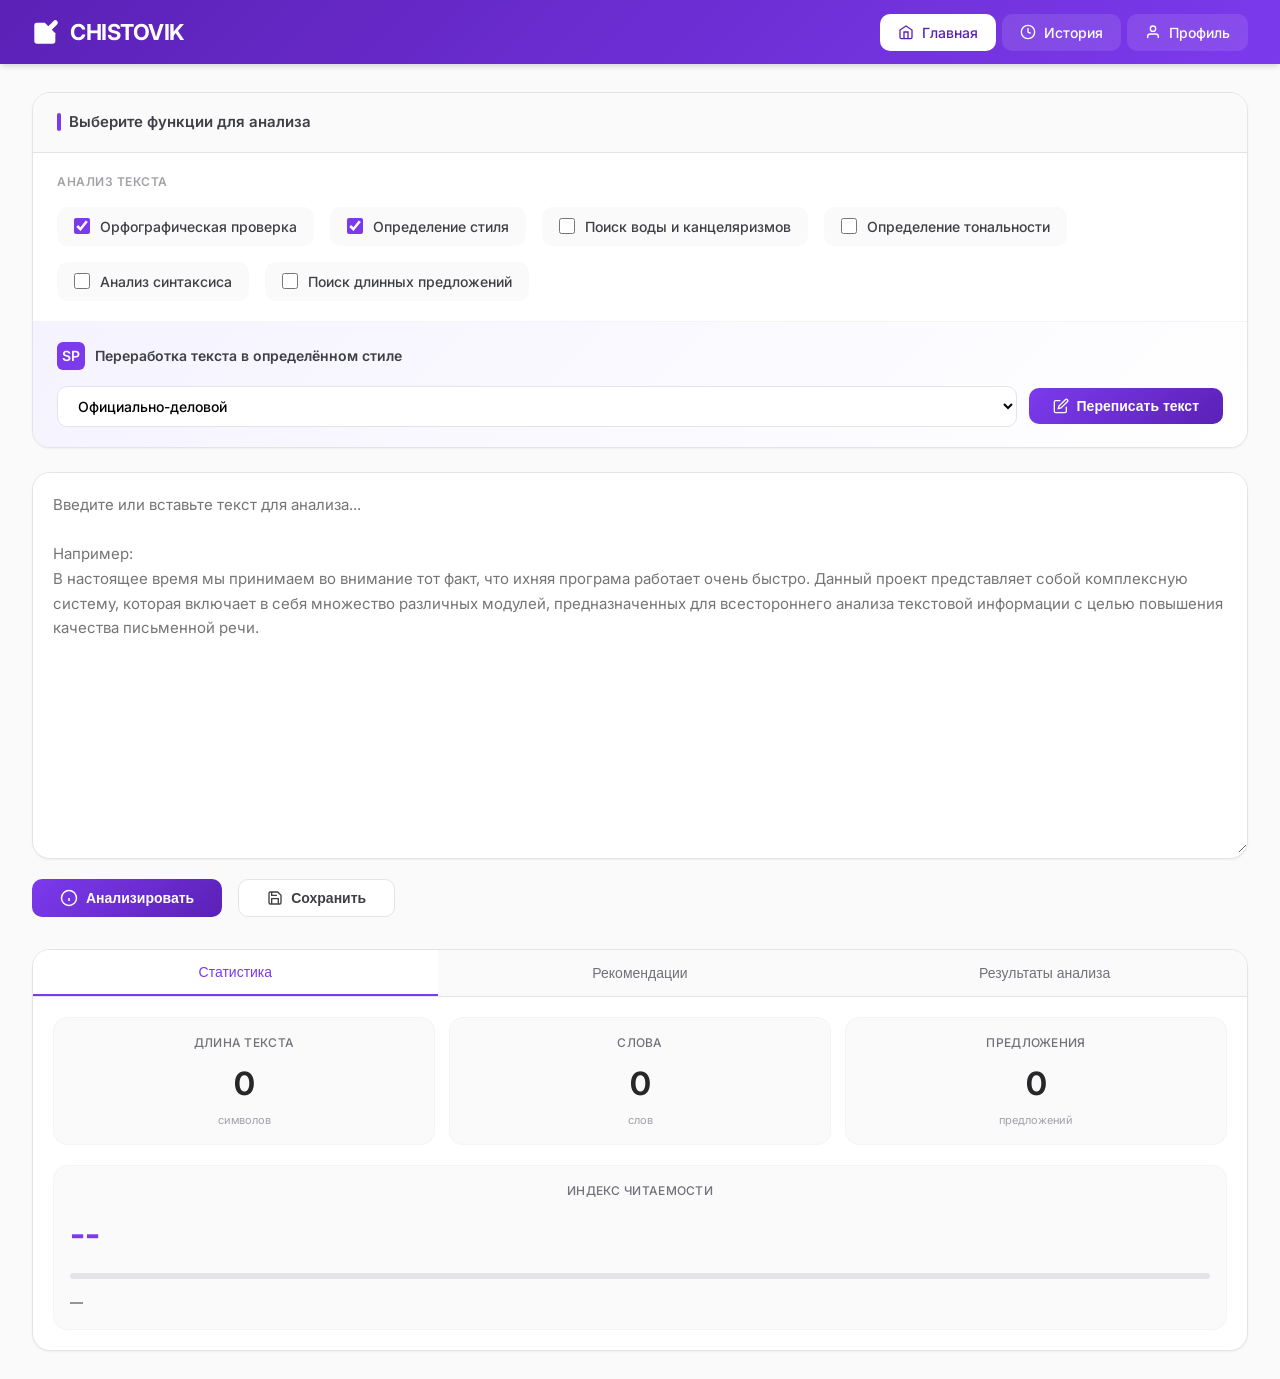
<file: index.html>
<!DOCTYPE html>
<html lang="ru">
<head>
    <meta charset="UTF-8">
    <meta name="viewport" content="width=device-width, initial-scale=1.0">
    <title>CHISTOVIK — Анализ и коррекция текста</title>
    <!-- Подключаем раздельные файлы стилей -->
    <link rel="stylesheet" href="css/base.css">
    <link rel="stylesheet" href="css/components.css">
    <link rel="stylesheet" href="css/editor.css">
    <link href="https://fonts.googleapis.com/css2?family=Inter:wght@300;400;500;600;700;800&display=swap" rel="stylesheet">
</head>
<body>
    <header class="header">
        <div class="logo">
            <svg class="logo-icon" width="22" height="22" viewBox="0 0 24 24" fill="white" stroke="none">
                <path d="M11 4H4a2 2 0 0 0-2 2v14a2 2 0 0 0 2 2h14a2 2 0 0 0 2-2v-7"/>
                <path d="M18.5 2.5a2.12 2.12 0 0 1 3 3L12 15l-4 1 1-4Z"/>
            </svg>
            <a href="index.html" class="logo-link">CHISTOVIK</a>
        </div>
        <nav class="nav">
            <a href="index.html" class="nav-btn active" data-page="workspace">
                <svg width="16" height="16" viewBox="0 0 24 24" fill="none" stroke="currentColor" stroke-width="2">
                    <path d="M3 9l9-6 9 6v11a2 2 0 0 1-2 2H5a2 2 0 0 1-2-2z"/>
                    <polyline points="9 22 9 12 15 12 15 22"/>
                </svg>
                <span>Главная</span>
            </a>
            <a href="html/history.html" class="nav-btn" data-page="history">
                <svg width="16" height="16" viewBox="0 0 24 24" fill="none" stroke="currentColor" stroke-width="2">
                    <circle cx="12" cy="12" r="10"/>
                    <polyline points="12 6 12 12 16 14"/>
                </svg>
                <span>История</span>
            </a>
            <a href="html/profile.html" class="nav-btn" data-page="profile">
                <svg width="16" height="16" viewBox="0 0 24 24" fill="none" stroke="currentColor" stroke-width="2">
                    <path d="M20 21v-2a4 4 0 0 0-4-4H8a4 4 0 0 0-4 4v2"/>
                    <circle cx="12" cy="7" r="4"/>
                </svg>
                <span>Профиль</span>
            </a>
        </nav>
    </header>

    <!-- Main Content -->
    <main class="main-container">
        <!-- Блок выбора функций (новый дизайн) -->
        <div class="functions-panel">
            <div class="functions-header">
                <div class="functions-title">Выберите функции для анализа</div>
            </div>
            
            <!-- Группа: параллельный анализ -->
            <div class="functions-group">
                <div class="group-label">Анализ текста</div>
                <div class="functions-grid">
                    <label class="function-checkbox">
                        <input type="checkbox" id="funcSpelling" value="spelling" checked>
                        <span>Орфографическая проверка</span>
                    </label>
                    <label class="function-checkbox">
                        <input type="checkbox" id="funcStyle" value="style" checked>
                        <span>Определение стиля</span>
                    </label>
                    <label class="function-checkbox">
                        <input type="checkbox" id="funcWater" value="water">
                        <span>Поиск воды и канцеляризмов</span>
                    </label>
                    <label class="function-checkbox">
                        <input type="checkbox" id="funcTone" value="tone">
                        <span>Определение тональности</span>
                    </label>
                    <label class="function-checkbox">
                        <input type="checkbox" id="funcSyntax" value="syntax">
                        <span>Анализ синтаксиса</span>
                    </label>
                    <label class="function-checkbox">
                        <input type="checkbox" id="funcLongSentences" value="long_sentences">
                        <span>Поиск длинных предложений</span>
                    </label>
                </div>
            </div>
            
            <!-- Группа: переработка текста -->
            <div class="rewrite-section">
                <div class="rewrite-label">
                    <div class="rewrite-icon">SP</div>
                    <span>Переработка текста в определённом стиле</span>
                </div>
                <div class="rewrite-controls">
                    <select id="rewriteStyleSelect" class="rewrite-style-select">
                        <option value="formal">Официально-деловой</option>
                        <option value="journalistic">Публицистический</option>
                        <option value="scientific">Научный</option>
                        <option value="colloquial">Разговорный</option>
                        <option value="literary">Художественный</option>
                    </select>
                    <button id="rewriteBtn" class="rewrite-btn">
                        <svg width="16" height="16" viewBox="0 0 24 24" fill="none" stroke="currentColor" stroke-width="2">
                            <path d="M11 4H4a2 2 0 0 0-2 2v14a2 2 0 0 0 2 2h14a2 2 0 0 0 2-2v-7"/>
                            <path d="M18.5 2.5a2.12 2.12 0 0 1 3 3L12 15l-4 1 1-4Z"/>
                        </svg>
                        Переписать текст
                    </button>
                </div>
            </div>
        </div>

        <!-- Блок редактора (две колонки при изменении текста) -->
        <div class="editor-wrapper" id="editorWrapper">
            <div class="editor-column original-column" id="originalColumn">
                <div class="editor-container">
                    <textarea id="textInput" placeholder="Введите или вставьте текст для анализа...&#10;&#10;Например:&#10;В настоящее время мы принимаем во внимание тот факт, что ихняя програма работает очень быстро. Данный проект представляет собой комплексную систему, которая включает в себя множество различных модулей, предназначенных для всестороннего анализа текстовой информации с целью повышения качества письменной речи."></textarea>
                </div>
            </div>
            <div class="editor-column modified-column" id="modifiedColumn" style="display: none;">
                <div class="editor-container">
                    <div class="modified-header">
                        <span>Изменённый текст</span>
                        <button id="acceptChangesBtn" class="accept-btn">Применить изменения</button>
                    </div>
                    <textarea id="modifiedInput" readonly placeholder="Здесь появится изменённый текст..."></textarea>
                </div>
            </div>
        </div>

        <!-- Блок кнопок под редактором -->
        <div class="action-buttons">
            <button id="analyzeBtn" class="analyze-btn">
                <svg width="18" height="18" viewBox="0 0 24 24" fill="none" stroke="currentColor" stroke-width="2">
                    <circle cx="12" cy="12" r="10"/>
                    <path d="M12 16v-4M12 8h.01"/>
                </svg>
                Анализировать
            </button>
            <button id="saveBtn" class="save-btn">
                <svg width="16" height="16" viewBox="0 0 24 24" fill="none" stroke="currentColor" stroke-width="2">
                    <path d="M19 21H5a2 2 0 0 1-2-2V5a2 2 0 0 1 2-2h11l5 5v11a2 2 0 0 1-2 2z"/>
                    <polyline points="17 21 17 13 7 13 7 21"/>
                    <polyline points="7 3 7 8 15 8"/>
                </svg>
                Сохранить
            </button>
            <span id="statusIndicator" class="status-indicator"></span>
        </div>

        <!-- Блок результатов анализа (вкладки) -->
        <div class="results-panel">
            <div class="tabs">
                <button class="tab-btn active" data-tab="stats">Статистика</button>
                <button class="tab-btn" data-tab="recommendations">Рекомендации</button>
                <button class="tab-btn" data-tab="results">Результаты анализа</button>
            </div>
            
            <div class="tab-content">
                <!-- Вкладка Статистика -->
                <div id="statsTab" class="tab-pane active">
                    <div class="stats-grid">
                        <div class="stat-card">
                            <div class="stat-label">Длина текста</div>
                            <div class="stat-value" id="charCount">0</div>
                            <div class="stat-sub">символов</div>
                        </div>
                        <div class="stat-card">
                            <div class="stat-label">Слова</div>
                            <div class="stat-value" id="wordCount">0</div>
                            <div class="stat-sub">слов</div>
                        </div>
                        <div class="stat-card">
                            <div class="stat-label">Предложения</div>
                            <div class="stat-value" id="sentenceCount">0</div>
                            <div class="stat-sub">предложений</div>
                        </div>
                    </div>
                    
                    <div class="stat-card full-width">
                        <div class="stat-label">Индекс читаемости</div>
                        <div class="readability-container">
                            <div class="readability-value" id="readabilityScore">--</div>
                            <div class="readability-bar">
                                <div class="readability-fill" id="readabilityFill" style="width: 0%"></div>
                            </div>
                            <div class="readability-level" id="readabilityLevel">—</div>
                        </div>
                    </div>
                </div>

                <!-- Вкладка Рекомендации -->
                <div id="recommendationsTab" class="tab-pane">
                    <div id="recommendationsList" class="recommendations-list">
                        <div class="empty-state">
                            <svg width="48" height="48" viewBox="0 0 24 24" fill="none" stroke="#cbd5e0" stroke-width="1.5">
                                <path d="M21 11.5a8.38 8.38 0 0 1-.9 3.8 8.5 8.5 0 0 1-7.6 4.7 8.38 8.38 0 0 1-3.8-.9L3 21l1.9-5.7a8.38 8.38 0 0 1-.9-3.8 8.5 8.5 0 0 1 4.7-7.6 8.38 8.38 0 0 1 3.8-.9h.5a8.48 8.48 0 0 1 8 8v.5z"/>
                            </svg>
                            <p>Нажмите «Анализировать», чтобы получить рекомендации</p>
                        </div>
                    </div>
                </div>

                <!-- Вкладка Результаты анализа -->
                <div id="resultsTab" class="tab-pane">
                    <div id="resultsList" class="results-list">
                        <div class="empty-state">
                            <svg width="48" height="48" viewBox="0 0 24 24" fill="none" stroke="#cbd5e0" stroke-width="1.5">
                                <circle cx="12" cy="12" r="10"/>
                                <path d="M12 16v-4M12 8h.01"/>
                            </svg>
                            <p>Выберите функции и нажмите «Анализировать»</p>
                        </div>
                    </div>
                </div>
            </div>
        </div>
    </main>

    <!-- Модальное окно сохранения -->
    <div id="saveModal" class="modal">
        <div class="modal-content">
            <div class="modal-header">
                <h3>Сохранить текст</h3>
                <button class="modal-close">&times;</button>
            </div>
            <div class="modal-body">
                <label for="textTitle">Название текста:</label>
                <input type="text" id="textTitle" placeholder="Например: Курсовая работа - введение" class="modal-input">
            </div>
            <div class="modal-footer">
                <button id="cancelSaveBtn" class="modal-btn secondary">Отмена</button>
                <button id="confirmSaveBtn" class="modal-btn primary">Сохранить</button>
            </div>
        </div>
    </div>

    <script src="js/waterAnalyzer.js"></script>
    <script src="js/longSentenceAnalyzer.js"></script>
    <script src="js/toneAnalyzer.js"></script>
    <script src="js/syntaxAnalyzer.js"></script>
    <script src="js/styleAnalyzer.js"></script>
    <script src="js/api.js"></script>
    <script src="js/components.js"></script>
    <script src="js/app.js"></script>
    <script src="js/api.js"></script>
    <script src="js/components.js"></script>
    <script src="js/app.js"></script>
    <script src="js/auth.js"></script>
</body>
</html>
</file>
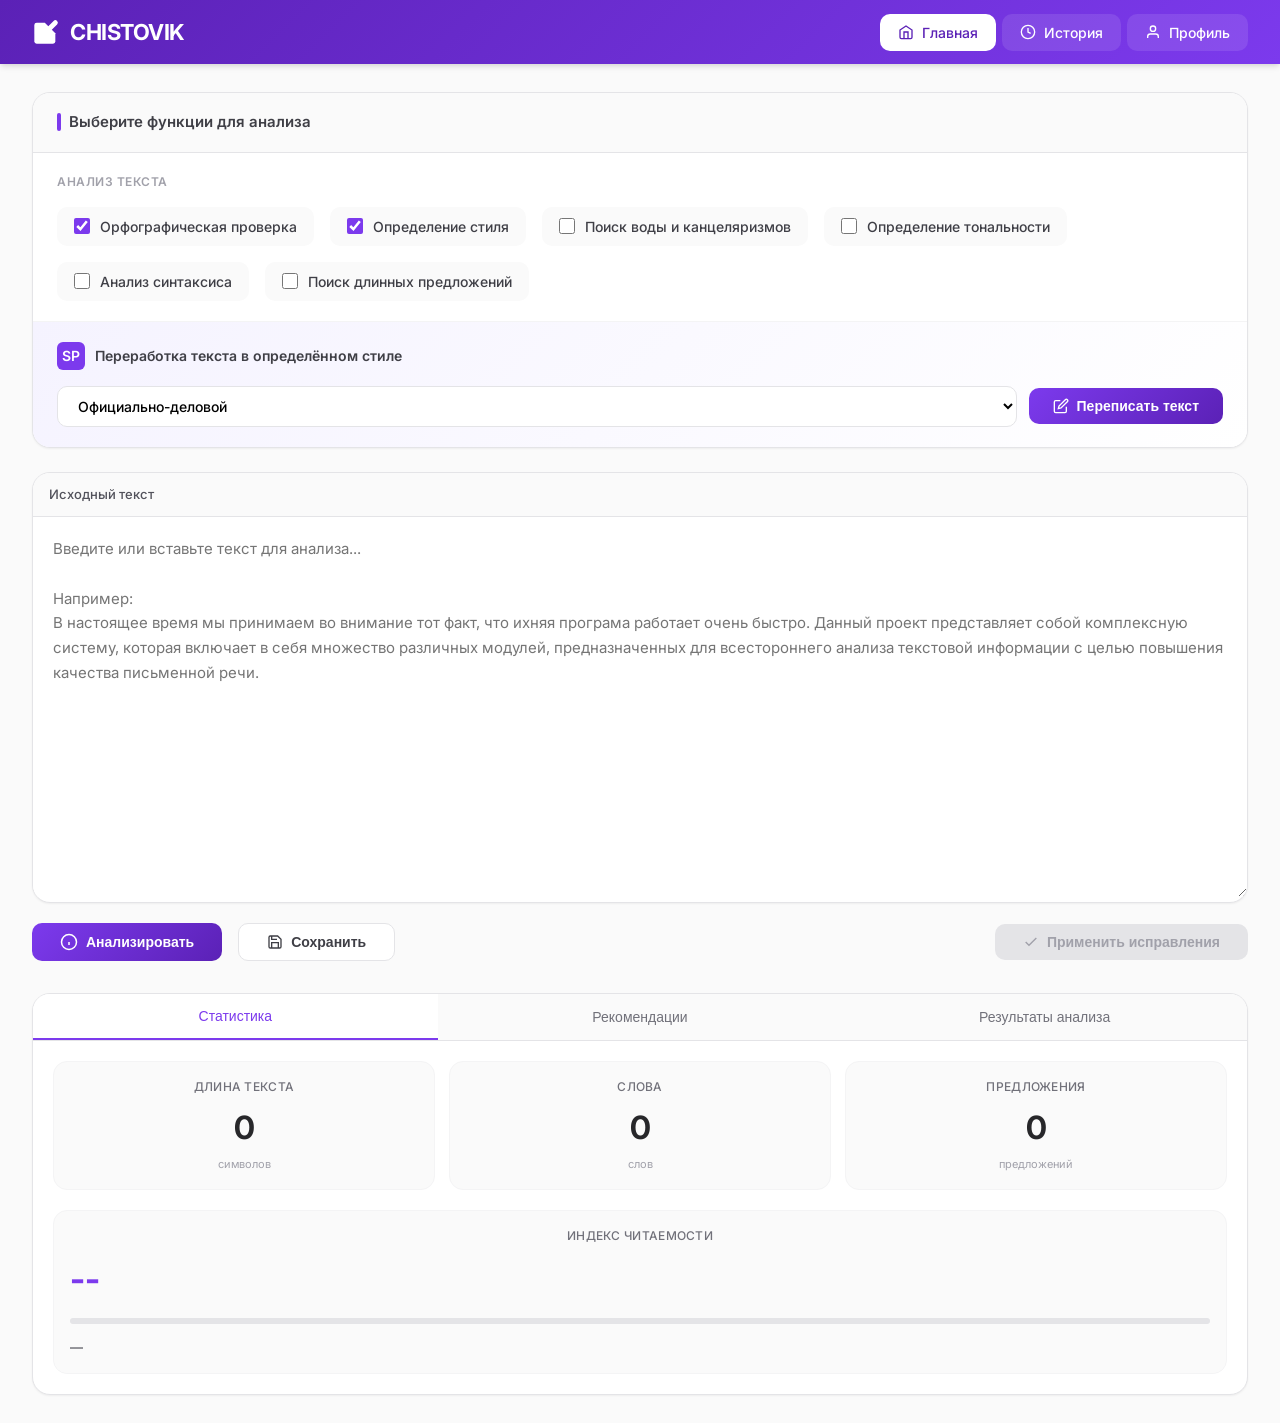
<file: frontend/index.html>
<!DOCTYPE html>
<html lang="ru">
<head>
    <meta charset="UTF-8">
    <meta name="viewport" content="width=device-width, initial-scale=1.0">
    <title>CHISTOVIK — Анализ и коррекция текста</title>
    <!-- Подключаем раздельные файлы стилей -->
    <link rel="stylesheet" href="css/base.css">
    <link rel="stylesheet" href="css/components.css">
    <link rel="stylesheet" href="css/editor.css">
    <link href="https://fonts.googleapis.com/css2?family=Inter:wght@300;400;500;600;700;800&display=swap" rel="stylesheet">
</head>
<body>
    <header class="header">
        <div class="logo">
            <svg class="logo-icon" width="22" height="22" viewBox="0 0 24 24" fill="white" stroke="none">
                <path d="M11 4H4a2 2 0 0 0-2 2v14a2 2 0 0 0 2 2h14a2 2 0 0 0 2-2v-7"/>
                <path d="M18.5 2.5a2.12 2.12 0 0 1 3 3L12 15l-4 1 1-4Z"/>
            </svg>
            <a href="index.html" class="logo-link">CHISTOVIK</a>
        </div>
        <nav class="nav">
            <a href="index.html" class="nav-btn active" data-page="workspace">
                <svg width="16" height="16" viewBox="0 0 24 24" fill="none" stroke="currentColor" stroke-width="2">
                    <path d="M3 9l9-6 9 6v11a2 2 0 0 1-2 2H5a2 2 0 0 1-2-2z"/>
                    <polyline points="9 22 9 12 15 12 15 22"/>
                </svg>
                <span>Главная</span>
            </a>
            <a href="html/history.html" class="nav-btn" data-page="history">
                <svg width="16" height="16" viewBox="0 0 24 24" fill="none" stroke="currentColor" stroke-width="2">
                    <circle cx="12" cy="12" r="10"/>
                    <polyline points="12 6 12 12 16 14"/>
                </svg>
                <span>История</span>
            </a>
            <a href="html/profile.html" class="nav-btn" data-page="profile">
                <svg width="16" height="16" viewBox="0 0 24 24" fill="none" stroke="currentColor" stroke-width="2">
                    <path d="M20 21v-2a4 4 0 0 0-4-4H8a4 4 0 0 0-4 4v2"/>
                    <circle cx="12" cy="7" r="4"/>
                </svg>
                <span>Профиль</span>
            </a>
        </nav>
    </header>

    <!-- Main Content -->
    <main class="main-container">
        <!-- Блок выбора функций (новый дизайн) -->
        <div class="functions-panel">
            <div class="functions-header">
                <div class="functions-title">Выберите функции для анализа</div>
            </div>
            
            <!-- Группа: параллельный анализ -->
            <div class="functions-group">
                <div class="group-label">Анализ текста</div>
                <div class="functions-grid">
                    <label class="function-checkbox">
                        <input type="checkbox" id="funcSpelling" value="spelling" checked>
                        <span>Орфографическая проверка</span>
                    </label>
                    <label class="function-checkbox">
                        <input type="checkbox" id="funcStyle" value="style" checked>
                        <span>Определение стиля</span>
                    </label>
                    <label class="function-checkbox">
                        <input type="checkbox" id="funcWater" value="water">
                        <span>Поиск воды и канцеляризмов</span>
                    </label>
                    <label class="function-checkbox">
                        <input type="checkbox" id="funcTone" value="tone">
                        <span>Определение тональности</span>
                    </label>
                    <label class="function-checkbox">
                        <input type="checkbox" id="funcSyntax" value="syntax">
                        <span>Анализ синтаксиса</span>
                    </label>
                    <label class="function-checkbox">
                        <input type="checkbox" id="funcLongSentences" value="long_sentences">
                        <span>Поиск длинных предложений</span>
                    </label>
                </div>
            </div>
            
            <!-- Группа: переработка текста -->
            <div class="rewrite-section">
                <div class="rewrite-label">
                    <div class="rewrite-icon">SP</div>
                    <span>Переработка текста в определённом стиле</span>
                </div>
                <div class="rewrite-controls">
                    <select id="rewriteStyleSelect" class="rewrite-style-select">
                        <option value="formal">Официально-деловой</option>
                        <option value="journalistic">Публицистический</option>
                        <option value="scientific">Научный</option>
                        <option value="neutral">Нейтральный</option>
                        <option value="colloquial">Разговорный</option>
                        <option value="literary">Художественный</option>
                    </select>
                    <button id="rewriteBtn" class="rewrite-btn">
                        <svg width="16" height="16" viewBox="0 0 24 24" fill="none" stroke="currentColor" stroke-width="2">
                            <path d="M11 4H4a2 2 0 0 0-2 2v14a2 2 0 0 0 2 2h14a2 2 0 0 0 2-2v-7"/>
                            <path d="M18.5 2.5a2.12 2.12 0 0 1 3 3L12 15l-4 1 1-4Z"/>
                        </svg>
                        Переписать текст
                    </button>
                </div>
            </div>
        </div>

        <!-- Блок редактора (две колонки при изменении текста) -->
        <div class="editor-wrapper" id="editorWrapper">
            <div class="editor-column original-column" id="originalColumn">
                <div class="editor-container">
                    <div class="editor-header">
                        <span>Исходный текст</span>
                    </div>
                    <textarea id="textInput" placeholder="Введите или вставьте текст для анализа...&#10;&#10;Например:&#10;В настоящее время мы принимаем во внимание тот факт, что ихняя програма работает очень быстро. Данный проект представляет собой комплексную систему, которая включает в себя множество различных модулей, предназначенных для всестороннего анализа текстовой информации с целью повышения качества письменной речи."></textarea>
                </div>
            </div>
            <div class="editor-column modified-column" id="modifiedColumn" style="display: none;">
                <div class="editor-container">
                    <div class="editor-header">
                        <span>Изменённый текст</span>
                        <button id="acceptFixesBtn" class="accept-btn">Заменить исходный текст</button>
                    </div>
                    <div id="modifiedInput" class="modified-text"></div>
                </div>
            </div>
        </div>

        <!-- Блок кнопок под редактором -->
        <div class="action-buttons">
            <button id="analyzeBtn" class="analyze-btn">
                <svg width="18" height="18" viewBox="0 0 24 24" fill="none" stroke="currentColor" stroke-width="2">
                    <circle cx="12" cy="12" r="10"/>
                    <path d="M12 16v-4M12 8h.01"/>
                </svg>
                Анализировать
            </button>
            <button id="saveBtn" class="save-btn">
                <svg width="16" height="16" viewBox="0 0 24 24" fill="none" stroke="currentColor" stroke-width="2">
                    <path d="M19 21H5a2 2 0 0 1-2-2V5a2 2 0 0 1 2-2h11l5 5v11a2 2 0 0 1-2 2z"/>
                    <polyline points="17 21 17 13 7 13 7 21"/>
                    <polyline points="7 3 7 8 15 8"/>
                </svg>
                Сохранить
            </button>
            <span id="statusIndicator" class="status-indicator"></span>
            <button id="applyFixesBtn" class="apply-fixes-btn" disabled>
                <svg width="16" height="16" viewBox="0 0 24 24" fill="none" stroke="currentColor" stroke-width="2">
                    <polyline points="20 6 9 17 4 12"/>
                </svg>
                Применить исправления
            </button>
        </div>

        <!-- Блок результатов анализа (вкладки) -->
        <div class="results-panel">
            <div class="tabs">
                <button class="tab-btn active" data-tab="stats">Статистика</button>
                <button class="tab-btn" data-tab="recommendations">Рекомендации</button>
                <button class="tab-btn" data-tab="results">Результаты анализа</button>
            </div>
            
            <div class="tab-content">
                <!-- Вкладка Статистика -->
                <div id="statsTab" class="tab-pane active">
                    <div class="stats-grid">
                        <div class="stat-card">
                            <div class="stat-label">Длина текста</div>
                            <div class="stat-value" id="charCount">0</div>
                            <div class="stat-sub">символов</div>
                        </div>
                        <div class="stat-card">
                            <div class="stat-label">Слова</div>
                            <div class="stat-value" id="wordCount">0</div>
                            <div class="stat-sub">слов</div>
                        </div>
                        <div class="stat-card">
                            <div class="stat-label">Предложения</div>
                            <div class="stat-value" id="sentenceCount">0</div>
                            <div class="stat-sub">предложений</div>
                        </div>
                    </div>
                    
                    <div class="stat-card full-width">
                        <div class="stat-label">Индекс читаемости</div>
                        <div class="readability-container">
                            <div class="readability-value" id="readabilityScore">--</div>
                            <div class="readability-bar">
                                <div class="readability-fill" id="readabilityFill" style="width: 0%"></div>
                            </div>
                            <div class="readability-level" id="readabilityLevel">—</div>
                        </div>
                    </div>
                </div>

                <!-- Вкладка Рекомендации -->
                <div id="recommendationsTab" class="tab-pane">
                    <div id="recommendationsList" class="recommendations-list">
                        <div class="empty-state">
                            <svg width="48" height="48" viewBox="0 0 24 24" fill="none" stroke="#cbd5e0" stroke-width="1.5">
                                <path d="M21 11.5a8.38 8.38 0 0 1-.9 3.8 8.5 8.5 0 0 1-7.6 4.7 8.38 8.38 0 0 1-3.8-.9L3 21l1.9-5.7a8.38 8.38 0 0 1-.9-3.8 8.5 8.5 0 0 1 4.7-7.6 8.38 8.38 0 0 1 3.8-.9h.5a8.48 8.48 0 0 1 8 8v.5z"/>
                            </svg>
                            <p>Нажмите «Анализировать», чтобы получить рекомендации</p>
                        </div>
                    </div>
                </div>

                <!-- Вкладка Результаты анализа -->
                <div id="resultsTab" class="tab-pane">
                    <div id="resultsList" class="results-list">
                        <div class="empty-state">
                            <svg width="48" height="48" viewBox="0 0 24 24" fill="none" stroke="#cbd5e0" stroke-width="1.5">
                                <circle cx="12" cy="12" r="10"/>
                                <path d="M12 16v-4M12 8h.01"/>
                            </svg>
                            <p>Выберите функции и нажмите «Анализировать»</p>
                        </div>
                    </div>
                </div>
            </div>
        </div>
    </main>

    <!-- Модальное окно сохранения -->
    <div id="saveModal" class="modal">
        <div class="modal-content">
            <div class="modal-header">
                <h3>Сохранить текст</h3>
                <button class="modal-close">&times;</button>
            </div>
            <div class="modal-body">
                <label for="textTitle">Название текста:</label>
                <input type="text" id="textTitle" placeholder="Например: Курсовая работа - введение" class="modal-input">
            </div>
            <div class="modal-footer">
                <button id="cancelSaveBtn" class="modal-btn secondary">Отмена</button>
                <button id="confirmSaveBtn" class="modal-btn primary">Сохранить</button>
            </div>
        </div>
    </div>

    <script src="js/rewriteAnalyzer.js?v=5"></script>
    <script src="js/api.js?v=3"></script>
    <script src="js/components.js?v=3"></script>
    <script src="js/app.js?v=4"></script>
    <script src="js/auth.js?v=3"></script>
</body>
</html>
</file>
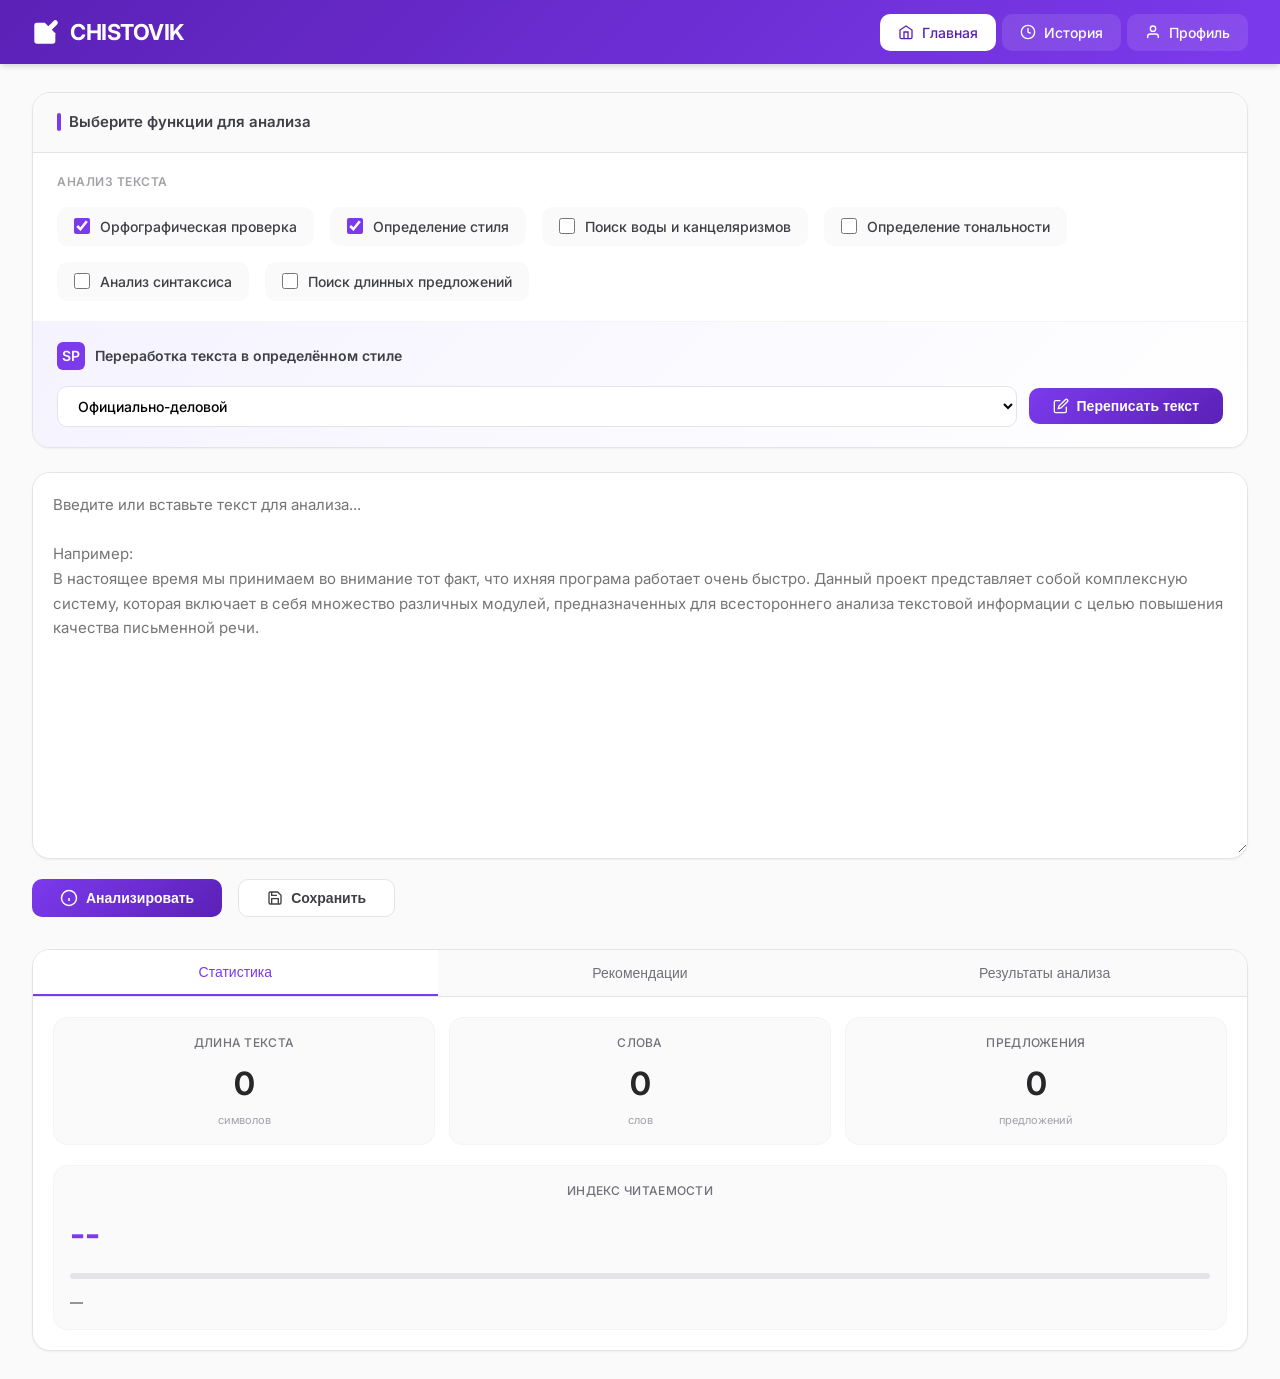
<file: html/admin.html>
<!DOCTYPE html>
<html lang="ru">
<head>
    <meta charset="UTF-8">
    <meta name="viewport" content="width=device-width, initial-scale=1.0">
    <title>Панель администратора — CHISTOVIK</title>
    <link rel="stylesheet" href="../css/base.css">
    <link rel="stylesheet" href="../css/components.css">
    <style>
        /* Дополнительные стили для админ-таблиц, не конфликтующие с компонентами */
        .admin-stats-grid {
            display: grid;
            grid-template-columns: repeat(auto-fit, minmax(200px, 1fr));
            gap: 16px;
            margin-bottom: 28px;
        }
        .admin-stat-card {
            background: white;
            border: 1px solid var(--gray-200);
            border-radius: var(--radius-lg);
            padding: 18px 16px;
            text-align: center;
            transition: transform 0.1s ease;
        }
        .admin-stat-card:hover {
            border-color: var(--gray-300);
        }
        .admin-stat-number {
            font-size: 32px;
            font-weight: 700;
            color: var(--primary);
            margin-bottom: 6px;
        }
        .admin-stat-label {
            font-size: 12px;
            font-weight: 500;
            color: var(--gray-500);
            text-transform: uppercase;
            letter-spacing: 0.4px;
        }
        .extra-stats {
            display: flex;
            gap: 16px;
            flex-wrap: wrap;
            margin-bottom: 32px;
        }
        .extra-stat-card {
            background: white;
            border: 1px solid var(--gray-200);
            border-radius: var(--radius-lg);
            padding: 16px 20px;
            flex: 1;
            min-width: 160px;
        }
        .extra-stat-number {
            font-size: 26px;
            font-weight: 700;
            color: var(--primary);
            margin-bottom: 4px;
        }
        .extra-stat-label {
            font-size: 12px;
            color: var(--gray-500);
        }
        .section-title {
            font-size: 18px;
            font-weight: 600;
            margin: 28px 0 16px 0;
            padding-bottom: 8px;
            border-bottom: 1px solid var(--gray-200);
            color: var(--gray-800);
        }
        .data-table {
            width: 100%;
            border-collapse: collapse;
            background: white;
            border-radius: var(--radius-lg);
            overflow: hidden;
            font-size: 13px;
            border: 1px solid var(--gray-200);
        }
        .data-table th, .data-table td {
            padding: 12px 16px;
            text-align: left;
            border-bottom: 1px solid var(--gray-200);
        }
        .data-table th {
            background: var(--gray-50);
            font-weight: 600;
            color: var(--gray-700);
        }
        .data-table tr:hover td {
            background: var(--gray-50);
        }
        .role-badge {
            display: inline-block;
            padding: 4px 10px;
            border-radius: 20px;
            font-size: 11px;
            font-weight: 600;
        }
        .role-admin {
            background: #fee2e2;
            color: var(--error);
        }
        .role-user {
            background: #e0e7ff;
            color: var(--primary);
        }
        .preview-text {
            max-width: 320px;
            white-space: nowrap;
            overflow: hidden;
            text-overflow: ellipsis;
        }
        .placeholder-card {
            background: var(--gray-50);
            border: 1px solid var(--gray-200);
            border-radius: var(--radius-lg);
            padding: 24px;
            text-align: center;
            color: var(--gray-500);
            margin-top: 24px;
            font-size: 13px;
        }
        @media (max-width: 768px) {
            .data-table th, .data-table td { padding: 8px 12px; font-size: 12px; }
            .preview-text { max-width: 180px; }
        }
    </style>
</head>
<body>
    <!-- Шапка как на основном сайте -->
    <header class="header">
        <div class="logo">
            <svg class="logo-icon" width="22" height="22" viewBox="0 0 24 24" fill="white" stroke="none">
                <path d="M11 4H4a2 2 0 0 0-2 2v14a2 2 0 0 0 2 2h14a2 2 0 0 0 2-2v-7"/>
                <path d="M18.5 2.5a2.12 2.12 0 0 1 3 3L12 15l-4 1 1-4Z"/>
            </svg>
            <a href="../index.html" class="logo-link">CHISTOVIK</a>
        </div>
        <nav class="nav">
            <a href="#" class="nav-btn active">Админ-панель</a>
            <button id="adminLogoutBtn" class="nav-btn" style="background: rgba(255,255,255,0.1);">
                <svg width="16" height="16" viewBox="0 0 24 24" fill="none" stroke="currentColor" stroke-width="2">
                    <path d="M9 21H5a2 2 0 0 1-2-2V5a2 2 0 0 1 2-2h4"/>
                    <polyline points="16 17 21 12 16 7"/>
                    <line x1="21" y1="12" x2="9" y2="12"/>
                </svg>
                <span>Выйти</span>
            </button>
        </nav>
    </header>

    <main class="main-container">
        <h1 style="margin-bottom: 24px; font-size: 24px;">Панель администратора</h1>

        <!-- Основная статистика (сетка) -->
        <div id="stats" class="admin-stats-grid"></div>

        <!-- Дополнительная аналитика -->
        <div class="section-title">Аналитика</div>
        <div id="extraStats" class="extra-stats"></div>

        <!-- Пользователи -->
        <div class="section-title">Пользователи системы</div>
        <table class="data-table" id="usersTable">
            <thead>
                <tr><th>ID</th><th>Имя</th><th>Email</th><th>Роль</th><th>Дата регистрации</th></tr>
            </thead>
            <tbody id="usersTbody"></tbody>
        </table>

        <!-- Тексты -->
        <div class="section-title">Все тексты пользователей</div>
        <table class="data-table" id="textsTable">
            <thead>
                <tr><th>ID текста</th><th>Название</th><th>Пользователь</th><th>Содержание (превью)</th><th>Дата сохранения</th></tr>
            </thead>
            <tbody id="textsTbody"></tbody>
        </table>

        <!-- Заглушка -->
        <div class="placeholder-card" id="activityPlaceholder">
            График активности по дням (демонстрационная заглушка)<br>
            В реальном проекте здесь будет визуализация активности пользователей
        </div>
    </main>

    <script src="../js/auth.js"></script>
    <script src="../js/api.js"></script>
    <script>
        // Проверка доступа
        if (!Auth.isAuthenticated()) {
            window.location.href = 'login.html';
        }
        if (!Auth.isAdmin()) {
            alert('Доступ запрещён. Только для администратора.');
            window.location.href = '../index.html';
        }

        // Обработчик кнопки выхода
        document.getElementById('adminLogoutBtn').addEventListener('click', () => {
            Auth.logout();
            window.location.href = 'login.html';
        });

        function loadAdminData() {
            const users = Auth.getAllUsers();
            const allTexts = JSON.parse(localStorage.getItem('chistovik_history') || '[]');

            const totalUsers = users.length;
            const adminCount = users.filter(u => u.role === 'admin').length;
            const regularUsers = totalUsers - adminCount;
            const totalTexts = allTexts.length;
            const totalChars = allTexts.reduce((sum, t) => sum + (t.content?.length || 0), 0);
            const avgTextLength = totalTexts ? Math.round(totalChars / totalTexts) : 0;
            const weekAgo = Date.now() - 7 * 86400000;
            const textsLastWeek = allTexts.filter(t => new Date(t.saved_at) > weekAgo).length;

            // Активный пользователь
            const userTextCount = {};
            allTexts.forEach(t => { userTextCount[t.userId] = (userTextCount[t.userId] || 0) + 1; });
            let topUserId = null, topCount = 0;
            for (let uid in userTextCount) {
                if (userTextCount[uid] > topCount) { topCount = userTextCount[uid]; topUserId = uid; }
            }
            const topUser = users.find(u => u.id === topUserId);
            const topUserName = topUser ? topUser.name : '—';

            // Основная статистика
            document.getElementById('stats').innerHTML = `
                <div class="admin-stat-card"><div class="admin-stat-number">${totalUsers}</div><div class="admin-stat-label">Всего пользователей</div></div>
                <div class="admin-stat-card"><div class="admin-stat-number">${regularUsers}</div><div class="admin-stat-label">Обычных пользователей</div></div>
                <div class="admin-stat-card"><div class="admin-stat-number">${adminCount}</div><div class="admin-stat-label">Администраторов</div></div>
                <div class="admin-stat-card"><div class="admin-stat-number">${totalTexts}</div><div class="admin-stat-label">Всего текстов</div></div>
            `;

            // Дополнительная аналитика
            document.getElementById('extraStats').innerHTML = `
                <div class="extra-stat-card"><div class="extra-stat-number">${totalChars.toLocaleString()}</div><div class="extra-stat-label">Всего символов</div></div>
                <div class="extra-stat-card"><div class="extra-stat-number">${avgTextLength}</div><div class="extra-stat-label">Средняя длина текста</div></div>
                <div class="extra-stat-card"><div class="extra-stat-number">${textsLastWeek}</div><div class="extra-stat-label">Текстов за 7 дней</div></div>
                <div class="extra-stat-card"><div class="extra-stat-number">${topCount}</div><div class="extra-stat-label">Активный: ${escapeHtml(topUserName)}</div></div>
            `;

            // Таблица пользователей
            const usersTbody = document.getElementById('usersTbody');
            usersTbody.innerHTML = users.map(u => `
                <tr>
                    <td>${u.id}</td>
                    <td>${escapeHtml(u.name)}</td>
                    <td>${escapeHtml(u.email)}</td>
                    <td><span class="role-badge ${u.role === 'admin' ? 'role-admin' : 'role-user'}">${u.role === 'admin' ? 'Администратор' : 'Пользователь'}</span></td>
                    <td>${new Date(u.registered_at).toLocaleString('ru-RU')}</td>
                </tr>
            `).join('');

            // Таблица текстов
            const textsTbody = document.getElementById('textsTbody');
            textsTbody.innerHTML = allTexts.map(t => {
                const user = users.find(u => u.id === t.userId);
                const userName = user ? user.name : 'Неизвестный';
                return `
                    <tr>
                        <td>${t.id}</td>
                        <td>${escapeHtml(t.title || 'Без названия')}</td>
                        <td>${escapeHtml(userName)}</td>
                        <td class="preview-text" title="${escapeHtml(t.content)}">${escapeHtml(t.content.substring(0, 100))}${t.content.length > 100 ? '…' : ''}</td>
                        <td>${new Date(t.saved_at).toLocaleString('ru-RU')}</td>
                    </tr>
                `;
            }).join('');
        }

        function escapeHtml(str) {
            if (!str) return '';
            return str.replace(/[&<>]/g, function(m) {
                if (m === '&') return '&amp;';
                if (m === '<') return '&lt;';
                if (m === '>') return '&gt;';
                return m;
            });
        }

        loadAdminData();
    </script>
</body>
</html>
</file>
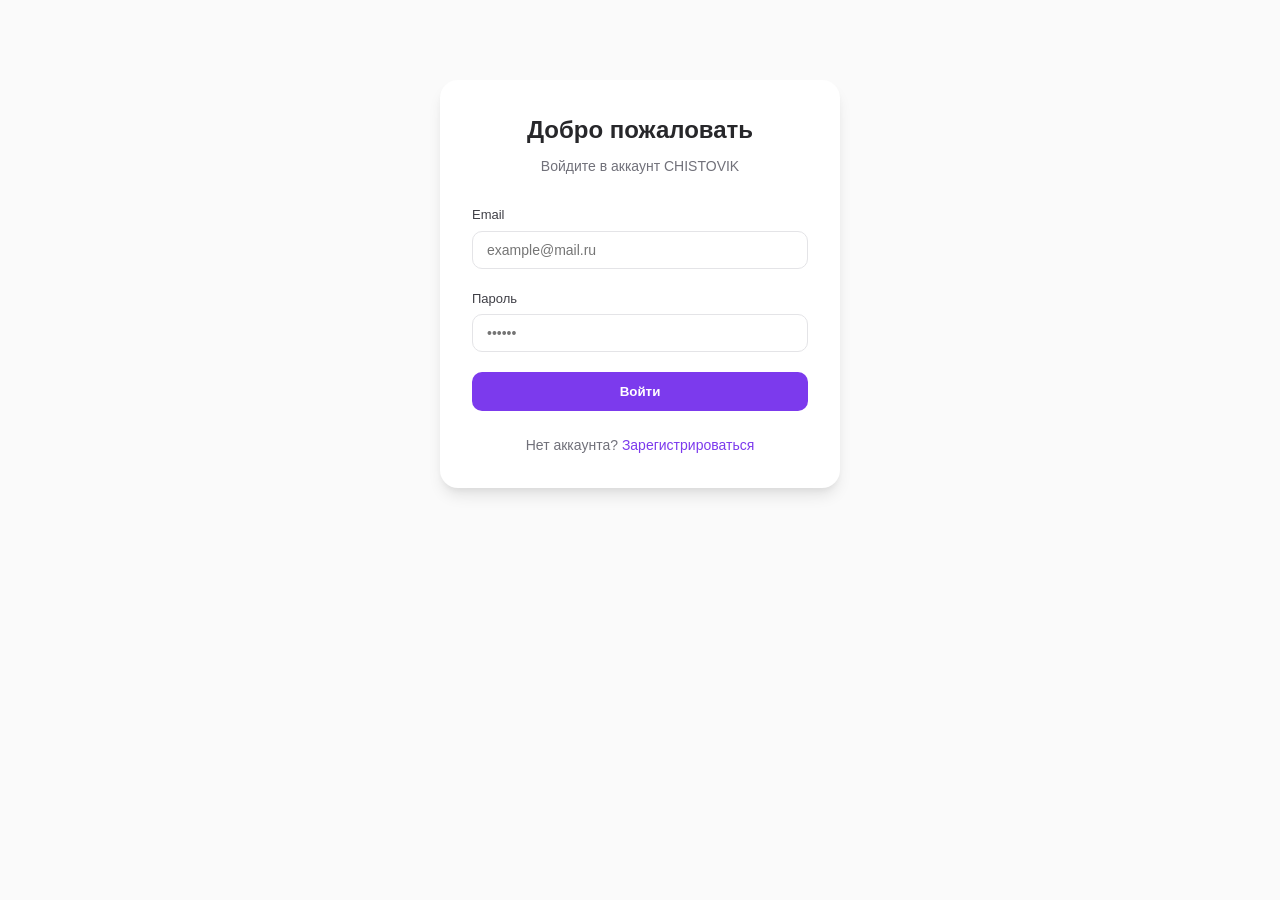
<file: html/history.html>
<!DOCTYPE html>
<html lang="ru">
<head>
    <meta charset="UTF-8">
    <meta name="viewport" content="width=device-width, initial-scale=1.0">
    <title>CHISTOVIK — История текстов</title>
    <link rel="stylesheet" href="../css/base.css">
    <link rel="stylesheet" href="../css/components.css">
    <link rel="stylesheet" href="../css/history.css">
    <link href="https://fonts.googleapis.com/css2?family=Inter:wght@300;400;500;600;700;800&display=swap" rel="stylesheet">
</head>

<body>
    <script src="../js/auth.js"></script>
    <script>
        if (!Auth.isAuthenticated()) {
            window.location.href = 'login.html';
        }
    </script>

    <!-- Header -->
    <header class="header">
        <div class="logo">
            <svg class="logo-icon" width="22" height="22" viewBox="0 0 24 24" fill="white" stroke="none">
                <path d="M11 4H4a2 2 0 0 0-2 2v14a2 2 0 0 0 2 2h14a2 2 0 0 0 2-2v-7"/>
                <path d="M18.5 2.5a2.12 2.12 0 0 1 3 3L12 15l-4 1 1-4Z"/>
            </svg>
            <a href="../index.html" class="logo-link">CHISTOVIK</a>
        </div>
        <nav class="nav">
            <a href="../index.html" class="nav-btn" data-page="workspace">
                <svg width="16" height="16" viewBox="0 0 24 24" fill="none" stroke="currentColor" stroke-width="2">
                    <path d="M3 9l9-6 9 6v11a2 2 0 0 1-2 2H5a2 2 0 0 1-2-2z"/>
                    <polyline points="9 22 9 12 15 12 15 22"/>
                </svg>
                <span>Главная</span>
            </a>
            <a href="#" class="nav-btn active" data-page="history">
                <svg width="16" height="16" viewBox="0 0 24 24" fill="none" stroke="currentColor" stroke-width="2">
                    <circle cx="12" cy="12" r="10"/>
                    <polyline points="12 6 12 12 16 14"/>
                </svg>
                <span>История</span>
            </a>
            <a href="profile.html" class="nav-btn" data-page="profile">
                <svg width="16" height="16" viewBox="0 0 24 24" fill="none" stroke="currentColor" stroke-width="2">
                    <path d="M20 21v-2a4 4 0 0 0-4-4H8a4 4 0 0 0-4 4v2"/>
                    <circle cx="12" cy="7" r="4"/>
                </svg>
                <span>Профиль</span>
            </a>
        </nav>
    </header>

    <!-- Main Content -->
    <main class="main-container">
        <div class="history-page">
            <div class="history-header">
                <div class="history-title-section">
                    <h1>История текстов</h1>
                    <p class="history-subtitle">Все сохранённые тексты и результаты их анализа</p>
                </div>
                <div class="history-actions">
                    <button id="refreshHistoryBtn" class="action-btn secondary">
                        <svg width="14" height="14" viewBox="0 0 24 24" fill="none" stroke="currentColor" stroke-width="2">
                            <path d="M23 4v6h-6"/>
                            <path d="M1 20v-6h6"/>
                            <path d="M3.51 9a9 9 0 0 1 14.85-3.36L23 10M1 14l4.64 4.36A9 9 0 0 0 20.49 15"/>
                        </svg>
                        Обновить
                    </button>
                    <button id="clearHistoryBtn" class="action-btn danger">
                        <svg width="14" height="14" viewBox="0 0 24 24" fill="none" stroke="currentColor" stroke-width="2">
                            <polyline points="3 6 5 6 21 6"/>
                            <path d="M19 6v14a2 2 0 0 1-2 2H7a2 2 0 0 1-2-2V6m3 0V4a2 2 0 0 1 2-2h4a2 2 0 0 1 2 2v2"/>
                        </svg>
                        Очистить всё
                    </button>
                </div>
            </div>

            <!-- Статистика истории -->
            <div class="history-stats">
                <div class="stat-card-mini">
                    <div class="stat-icon">
                        <svg width="20" height="20" viewBox="0 0 24 24" fill="none" stroke="currentColor" stroke-width="2">
                            <path d="M4 4v16h16V4H4z"/>
                            <path d="M8 9h8M8 13h6M8 17h4"/>
                        </svg>
                    </div>
                    <div class="stat-info">
                        <div class="stat-number" id="totalTextsCount">0</div>
                        <div class="stat-label">всего текстов</div>
                    </div>
                </div>
                <div class="stat-card-mini">
                    <div class="stat-icon">
                        <svg width="20" height="20" viewBox="0 0 24 24" fill="none" stroke="currentColor" stroke-width="2">
                            <circle cx="12" cy="12" r="10"/>
                            <polyline points="12 6 12 12 16 14"/>
                        </svg>
                    </div>
                    <div class="stat-info">
                        <div class="stat-number" id="lastWeekCount">0</div>
                        <div class="stat-label">за последнюю неделю</div>
                    </div>
                </div>
                <div class="stat-card-mini">
                    <div class="stat-icon">
                        <svg width="20" height="20" viewBox="0 0 24 24" fill="none" stroke="currentColor" stroke-width="2">
                            <path d="M2 12h4l2-5 3 9 2-4 3 3 3-6h3"/>
                        </svg>
                    </div>
                    <div class="stat-info">
                        <div class="stat-number" id="avgReadability">0</div>
                        <div class="stat-label">средняя читаемость</div>
                    </div>
                </div>
            </div>

            <!-- Фильтры -->
            <div class="history-filters">
                <div class="search-box">
                    <svg width="16" height="16" viewBox="0 0 24 24" fill="none" stroke="currentColor" stroke-width="2">
                        <circle cx="11" cy="11" r="8"/>
                        <line x1="21" y1="21" x2="16.65" y2="16.65"/>
                    </svg>
                    <input type="text" id="searchInput" placeholder="Поиск по названию или содержимому...">
                </div>
                <div class="filter-group">
                    <select id="sortSelect" class="filter-select">
                        <option value="date-desc">По дате (сначала новые)</option>
                        <option value="date-asc">По дате (сначала старые)</option>
                        <option value="title-asc">По названию (А-Я)</option>
                        <option value="title-desc">По названию (Я-А)</option>
                    </select>
                </div>
            </div>

            <!-- Список текстов -->
            <div id="historyList" class="history-list">
                <!-- Карточки текстов будут здесь -->
            </div>

            <!-- Пустое состояние - без кнопки перехода -->
            <div id="emptyHistory" class="empty-history" style="display: none;">
                <svg width="64" height="64" viewBox="0 0 24 24" fill="none" stroke="#cbd5e0" stroke-width="1">
                    <path d="M4 4v16h16V4H4z"/>
                    <path d="M8 9h8M8 13h6M8 17h4"/>
                </svg>
                <h3>История пуста</h3>
                <p>Сохраните текст на главной странице, и он появится здесь</p>
            </div>
        </div>
    </main>

    <!-- Модальное окно с деталями текста -->
    <div id="textDetailsModal" class="modal">
        <div class="modal-content modal-large">
            <div class="modal-header">
                <h3 id="detailsTitle">Детали текста</h3>
                <button class="modal-close">&times;</button>
            </div>
            <div class="modal-body">
                <div class="details-content">
                    <div class="details-info">
                        <div class="details-meta">
                            <span class="meta-badge" id="detailsDate"></span>
                            <span class="meta-badge" id="detailsStats"></span>
                        </div>
                        <div class="details-text">
                            <strong>Содержание</strong>
                            <p id="detailsContent"></p>
                        </div>
                    </div>
                    <div class="details-actions">
                        <button id="openInEditorBtn" class="modal-btn primary">
                            <svg width="14" height="14" viewBox="0 0 24 24" fill="none" stroke="currentColor" stroke-width="2" style="margin-right: 6px;">
                                <path d="M11 4H4a2 2 0 0 0-2 2v14a2 2 0 0 0 2 2h14a2 2 0 0 0 2-2v-7"/>
                                <path d="M18.5 2.5a2.12 2.12 0 0 1 3 3L12 15l-4 1 1-4Z"/>
                            </svg>
                            Открыть в редакторе
                        </button>
                        <button id="deleteTextBtn" class="modal-btn danger">
                            <svg width="14" height="14" viewBox="0 0 24 24" fill="none" stroke="currentColor" stroke-width="2" style="margin-right: 6px;">
                                <polyline points="3 6 5 6 21 6"/>
                                <path d="M19 6v14a2 2 0 0 1-2 2H7a2 2 0 0 1-2-2V6m3 0V4a2 2 0 0 1 2-2h4a2 2 0 0 1 2 2v2"/>
                            </svg>
                            Удалить
                        </button>
                    </div>
                </div>
            </div>
        </div>
    </div>

    <script src="../js/api.js"></script>
    <script src="../js/components.js"></script>
    <script src="../js/history.js"></script>
</body>
</html>
</file>
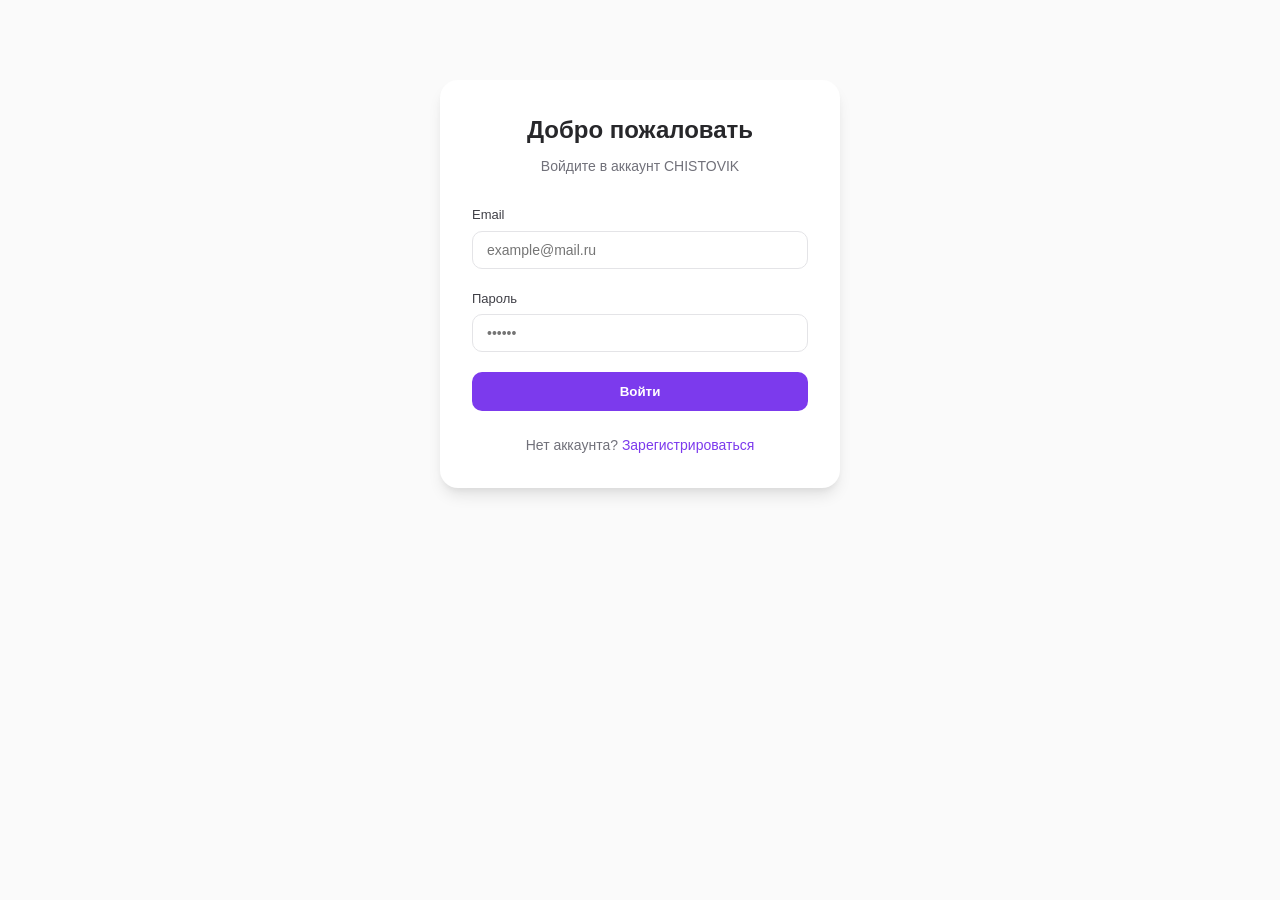
<file: html/login.html>
<!DOCTYPE html>
<html lang="ru">
<head>
    <meta charset="UTF-8">
    <meta name="viewport" content="width=device-width, initial-scale=1.0">
    <title>Вход — CHISTOVIK</title>
    <link rel="stylesheet" href="../css/base.css">
    <link rel="stylesheet" href="../css/components.css">
    <style>
        .auth-container {
            max-width: 400px;
            margin: 80px auto;
            background: white;
            border-radius: var(--radius-xl);
            box-shadow: var(--shadow-lg);
            padding: 32px;
        }
        .auth-title {
            font-size: 24px;
            font-weight: 600;
            margin-bottom: 8px;
            text-align: center;
        }
        .auth-subtitle {
            text-align: center;
            color: var(--gray-500);
            margin-bottom: 28px;
        }
        .form-group {
            margin-bottom: 20px;
        }
        .form-group label {
            display: block;
            font-size: 13px;
            font-weight: 500;
            margin-bottom: 6px;
            color: var(--gray-700);
        }
        .form-group input {
            width: 100%;
            padding: 10px 14px;
            border: 1px solid var(--gray-200);
            border-radius: var(--radius-md);
            font-size: 14px;
        }
        .form-group input:focus {
            outline: none;
            border-color: var(--primary);
            box-shadow: 0 0 0 3px rgba(124, 58, 237, 0.1);
        }
        .auth-btn {
            width: 100%;
            padding: 12px;
            background: var(--primary);
            color: white;
            border: none;
            border-radius: var(--radius-md);
            font-weight: 600;
            cursor: pointer;
            transition: all var(--transition-fast);
        }
        .auth-btn:hover {
            background: var(--primary-dark);
            transform: translateY(-1px);
        }
        .auth-footer {
            text-align: center;
            margin-top: 24px;
            font-size: 14px;
            color: var(--gray-500);
        }
        .auth-footer a {
            color: var(--primary);
            text-decoration: none;
        }
        .error-message {
            background: var(--error-light);
            color: var(--error);
            padding: 10px;
            border-radius: var(--radius-md);
            font-size: 13px;
            margin-bottom: 20px;
            display: none;
        }
    </style>
</head>
<body>
    <div class="auth-container">
        <div class="auth-title">Добро пожаловать</div>
        <div class="auth-subtitle">Войдите в аккаунт CHISTOVIK</div>
        <div id="errorMsg" class="error-message"></div>
        <form id="loginForm">
            <div class="form-group">
                <label>Email</label>
                <input type="email" id="email" required placeholder="example@mail.ru">
            </div>
            <div class="form-group">
                <label>Пароль</label>
                <input type="password" id="password" required placeholder="••••••">
            </div>
            <button type="submit" class="auth-btn">Войти</button>
        </form>
        <div class="auth-footer">
            Нет аккаунта? <a href="register.html">Зарегистрироваться</a>
        </div>
    </div>
    <script src="../js/auth.js"></script>
    <script>
        const form = document.getElementById('loginForm');
        const errorDiv = document.getElementById('errorMsg');

        form.addEventListener('submit', (e) => {
            e.preventDefault();
            const email = document.getElementById('email').value.trim();
            const password = document.getElementById('password').value;
            
            const result = Auth.login(email, password);
            if (result.success) {
                // Перенаправление в зависимости от роли
                if (result.user.role === 'admin') {
                    window.location.href = 'admin.html';
                } else {
                    window.location.href = '../index.html';
                }
            } else {
                errorDiv.textContent = result.error;
                errorDiv.style.display = 'block';
            }
        });
    </script>
</body>
</html>
</file>
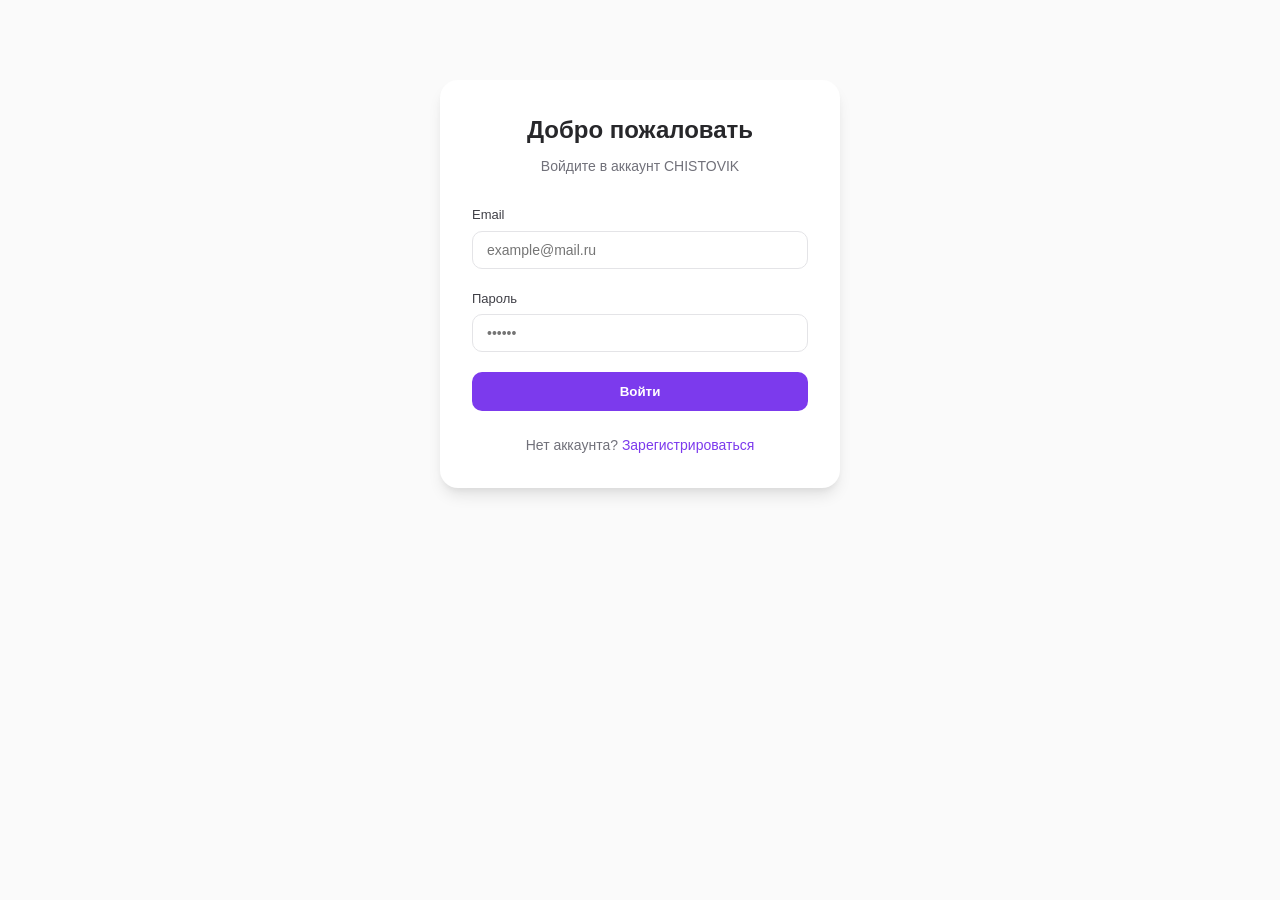
<file: html/profile.html>
<!DOCTYPE html>
<html lang="ru">
<head>
    <meta charset="UTF-8">
    <meta name="viewport" content="width=device-width, initial-scale=1.0">
    <title>CHISTOVIK — Профиль</title>
    <link rel="stylesheet" href="../css/base.css">
    <link rel="stylesheet" href="../css/components.css">
    <link rel="stylesheet" href="../css/profile.css">
    <link href="https://fonts.googleapis.com/css2?family=Inter:wght@300;400;500;600;700;800&display=swap" rel="stylesheet">
</head>
<body>
    <script src="../js/auth.js"></script>
    <script>
        if (!Auth.isAuthenticated()) {
            window.location.href = 'login.html';
        }
    </script>
    
    <!-- Header -->
    <header class="header">
        <div class="logo">
            <svg class="logo-icon" width="22" height="22" viewBox="0 0 24 24" fill="white" stroke="none">
                <path d="M11 4H4a2 2 0 0 0-2 2v14a2 2 0 0 0 2 2h14a2 2 0 0 0 2-2v-7"/>
                <path d="M18.5 2.5a2.12 2.12 0 0 1 3 3L12 15l-4 1 1-4Z"/>
            </svg>
            <a href="../index.html" class="logo-link">CHISTOVIK</a>
        </div>
        <nav class="nav">
            <a href="../index.html" class="nav-btn" data-page="workspace">
                <svg width="16" height="16" viewBox="0 0 24 24" fill="none" stroke="currentColor" stroke-width="2">
                    <path d="M3 9l9-6 9 6v11a2 2 0 0 1-2 2H5a2 2 0 0 1-2-2z"/>
                    <polyline points="9 22 9 12 15 12 15 22"/>
                </svg>
                <span>Главная</span>
            </a>
            <a href="history.html" class="nav-btn" data-page="history">
                <svg width="16" height="16" viewBox="0 0 24 24" fill="none" stroke="currentColor" stroke-width="2">
                    <circle cx="12" cy="12" r="10"/>
                    <polyline points="12 6 12 12 16 14"/>
                </svg>
                <span>История</span>
            </a>
            <a href="profile.html" class="nav-btn active" data-page="profile">
                <svg width="16" height="16" viewBox="0 0 24 24" fill="none" stroke="currentColor" stroke-width="2">
                    <path d="M20 21v-2a4 4 0 0 0-4-4H8a4 4 0 0 0-4 4v2"/>
                    <circle cx="12" cy="7" r="4"/>
                </svg>
                <span>Профиль</span>
            </a>
        </nav>
    </header>

    <!-- Main Content -->
    <main class="main-container">
        <div class="profile-page">
            <!-- Заголовок страницы -->
            <div class="profile-header">
                <h1>Профиль пользователя</h1>
                <p class="profile-subtitle">Основная информация и статистика</p>
            </div>

            <!-- Блок информации о пользователе -->
            <div class="profile-card">
                <div class="profile-avatar">
                    <div class="avatar-initials">АС</div>
                    <button class="avatar-edit-btn" id="editAvatarBtn" disabled>
                        <svg width="14" height="14" viewBox="0 0 24 24" fill="none" stroke="currentColor" stroke-width="2">
                            <path d="M11 4H4a2 2 0 0 0-2 2v14a2 2 0 0 0 2 2h14a2 2 0 0 0 2-2v-7"/>
                            <path d="M18.5 2.5a2.12 2.12 0 0 1 3 3L12 15l-4 1 1-4Z"/>
                        </svg>
                        Редактировать
                    </button>
                </div>
                <div class="profile-info">
                    <div class="info-row">
                        <span class="info-label">Имя</span>
                        <span class="info-value" id="userName">Анна Соколова</span>
                        <button class="info-edit-btn" id="editNameBtn">
                            <svg width="14" height="14" viewBox="0 0 24 24" fill="none" stroke="currentColor" stroke-width="2">
                                <path d="M11 4H4a2 2 0 0 0-2 2v14a2 2 0 0 0 2 2h14a2 2 0 0 0 2-2v-7"/>
                                <path d="M18.5 2.5a2.12 2.12 0 0 1 3 3L12 15l-4 1 1-4Z"/>
                            </svg>
                        </button>
                    </div>
                    <div class="info-row">
                        <span class="info-label">Email</span>
                        <span class="info-value" id="userEmail">anna.sokolova@example.com</span>
                    </div>
                    <div class="info-row">
                        <span class="info-label">Зарегистрирован</span>
                        <span class="info-value" id="userRegDate">15 марта 2025</span>
                    </div>
                </div>
            </div>

            <!-- Блок статистики использования -->
            <div class="stats-card">
                <h2>Статистика использования</h2>
                <div class="stats-grid-profile">
                    <div class="stat-item">
                        <div class="stat-number" id="totalAnalyses">124</div>
                        <div class="stat-label">всего анализов</div>
                    </div>
                    <div class="stat-item">
                        <div class="stat-number" id="totalChars">45 230</div>
                        <div class="stat-label">проверено символов</div>
                    </div>
                    <div class="stat-item">
                        <div class="stat-number" id="savedCount">12</div>
                        <div class="stat-label">сохранено текстов</div>
                    </div>
                </div>
            </div>

            <!-- Блок действий с аккаунтом -->
            <div class="actions-card">
                <h2>Действия с аккаунтом</h2>
                <div class="actions-buttons">
                    <button class="action-btn primary" id="changePasswordBtn">
                        <svg width="16" height="16" viewBox="0 0 24 24" fill="none" stroke="currentColor" stroke-width="2">
                            <rect x="3" y="11" width="18" height="11" rx="2" ry="2"/>
                            <path d="M7 11V7a5 5 0 0 1 10 0v4"/>
                        </svg>
                        Сменить пароль
                    </button>
                    <button class="action-btn secondary" id="logoutBtn">
                        <svg width="16" height="16" viewBox="0 0 24 24" fill="none" stroke="currentColor" stroke-width="2">
                            <path d="M9 21H5a2 2 0 0 1-2-2V5a2 2 0 0 1 2-2h4"/>
                            <polyline points="16 17 21 12 16 7"/>
                            <line x1="21" y1="12" x2="9" y2="12"/>
                        </svg>
                        Выйти
                    </button>
                    <button class="action-btn danger" id="deleteAccountBtn">
                        <svg width="16" height="16" viewBox="0 0 24 24" fill="none" stroke="currentColor" stroke-width="2">
                            <polyline points="3 6 5 6 21 6"/>
                            <path d="M19 6v14a2 2 0 0 1-2 2H7a2 2 0 0 1-2-2V6m3 0V4a2 2 0 0 1 2-2h4a2 2 0 0 1 2 2v2"/>
                        </svg>
                        Удалить аккаунт
                    </button>
                </div>
            </div>
        </div>
    </main>

    <!-- Модальное окно смены пароля (заглушка) -->
    <div id="passwordModal" class="modal">
        <div class="modal-content">
            <div class="modal-header">
                <h3>Смена пароля</h3>
                <button class="modal-close">&times;</button>
            </div>
            <div class="modal-body">
                <p class="demo-note">Демо-режим: смена пароля не подключена.</p>
            </div>
            <div class="modal-footer">
                <button class="modal-btn secondary modal-close-btn">Закрыть</button>
            </div>
        </div>
    </div>

    <!-- Модальное окно подтверждения выхода (заглушка) -->
    <div id="logoutModal" class="modal">
        <div class="modal-content">
            <div class="modal-header">
                <h3>Выход из аккаунта</h3>
                <button class="modal-close">&times;</button>
            </div>
            <div class="modal-body">
                <p class="demo-note">Демо-режим: выход не подключен.</p>
            </div>
            <div class="modal-footer">
                <button class="modal-btn secondary modal-close-btn">Закрыть</button>
            </div>
        </div>
    </div>

    <!-- Модальное окно удаления аккаунта (заглушка) -->
    <div id="deleteModal" class="modal">
        <div class="modal-content">
            <div class="modal-header">
                <h3>Удаление аккаунта</h3>
                <button class="modal-close">&times;</button>
            </div>
            <div class="modal-body">
                <p class="demo-note">Демо-режим: удаление аккаунта не подключено.</p>
            </div>
            <div class="modal-footer">
                <button class="modal-btn secondary modal-close-btn">Закрыть</button>
            </div>
        </div>
    </div>

    <script src="../js/profile.js"></script>
</body>
</html>
</file>
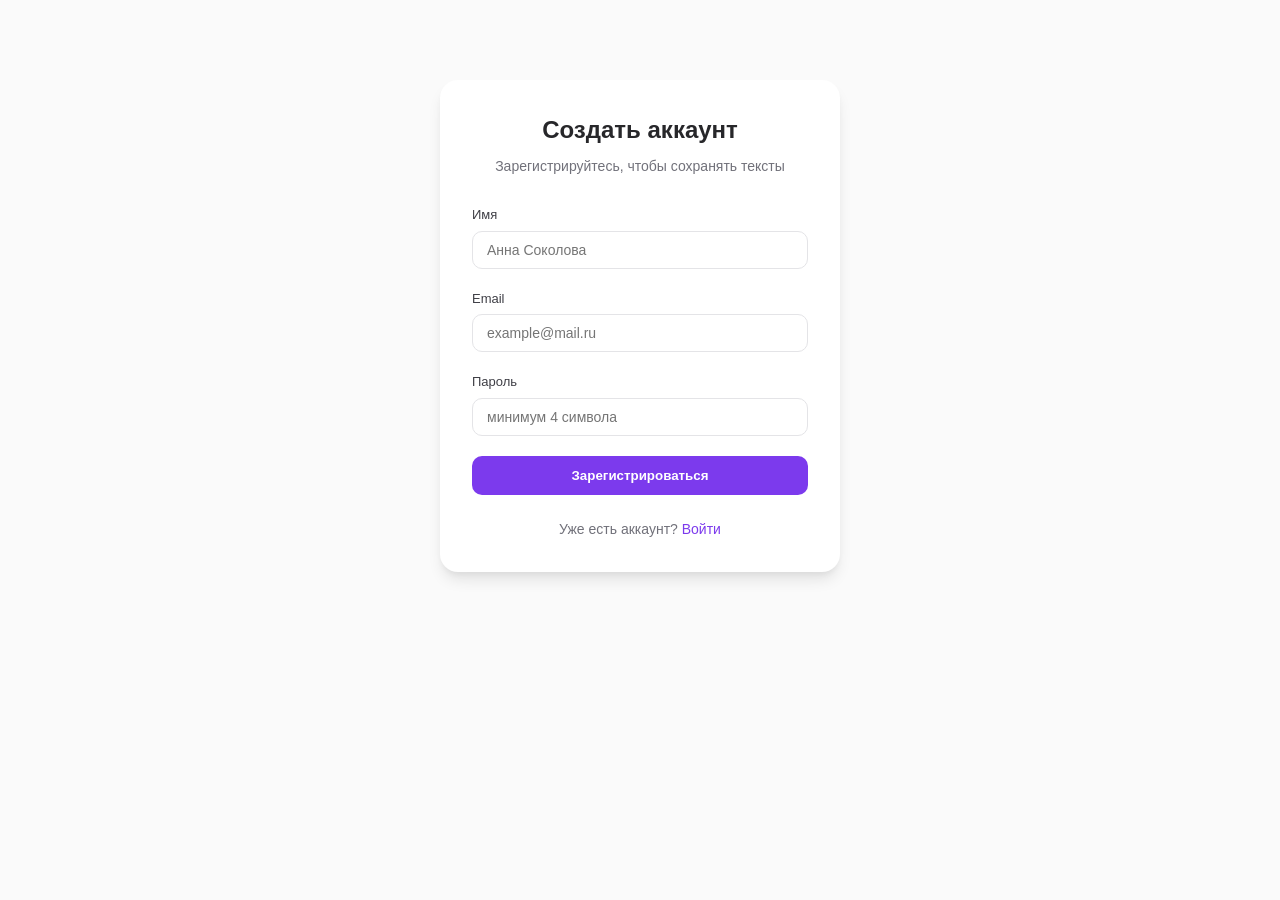
<file: html/register.html>
<!DOCTYPE html>
<html lang="ru">
<head>
    <meta charset="UTF-8">
    <meta name="viewport" content="width=device-width, initial-scale=1.0">
    <title>Регистрация — CHISTOVIK</title>
    <link rel="stylesheet" href="../css/base.css">
    <link rel="stylesheet" href="../css/components.css">
    <style>
        .auth-container {
            max-width: 400px;
            margin: 80px auto;
            background: white;
            border-radius: var(--radius-xl);
            box-shadow: var(--shadow-lg);
            padding: 32px;
        }
        .auth-title {
            font-size: 24px;
            font-weight: 600;
            margin-bottom: 8px;
            text-align: center;
        }
        .auth-subtitle {
            text-align: center;
            color: var(--gray-500);
            margin-bottom: 28px;
        }
        .form-group {
            margin-bottom: 20px;
        }
        .form-group label {
            display: block;
            font-size: 13px;
            font-weight: 500;
            margin-bottom: 6px;
            color: var(--gray-700);
        }
        .form-group input {
            width: 100%;
            padding: 10px 14px;
            border: 1px solid var(--gray-200);
            border-radius: var(--radius-md);
            font-size: 14px;
        }
        .form-group input:focus {
            outline: none;
            border-color: var(--primary);
            box-shadow: 0 0 0 3px rgba(124, 58, 237, 0.1);
        }
        .auth-btn {
            width: 100%;
            padding: 12px;
            background: var(--primary);
            color: white;
            border: none;
            border-radius: var(--radius-md);
            font-weight: 600;
            cursor: pointer;
            transition: all var(--transition-fast);
        }
        .auth-btn:hover {
            background: var(--primary-dark);
            transform: translateY(-1px);
        }
        .auth-footer {
            text-align: center;
            margin-top: 24px;
            font-size: 14px;
            color: var(--gray-500);
        }
        .auth-footer a {
            color: var(--primary);
            text-decoration: none;
        }
        .error-message {
            background: var(--error-light);
            color: var(--error);
            padding: 10px;
            border-radius: var(--radius-md);
            font-size: 13px;
            margin-bottom: 20px;
            display: none;
        }
        .success-message {
            background: var(--success-light);
            color: var(--success);
            padding: 10px;
            border-radius: var(--radius-md);
            font-size: 13px;
            margin-bottom: 20px;
            display: none;
        }
    </style>
</head>
<body>
    <div class="auth-container">
        <div class="auth-title">Создать аккаунт</div>
        <div class="auth-subtitle">Зарегистрируйтесь, чтобы сохранять тексты</div>
        <div id="errorMsg" class="error-message"></div>
        <div id="successMsg" class="success-message"></div>
        <form id="registerForm">
            <div class="form-group">
                <label>Имя</label>
                <input type="text" id="name" required placeholder="Анна Соколова">
            </div>
            <div class="form-group">
                <label>Email</label>
                <input type="email" id="email" required placeholder="example@mail.ru">
            </div>
            <div class="form-group">
                <label>Пароль</label>
                <input type="password" id="password" required placeholder="минимум 4 символа">
            </div>
            <button type="submit" class="auth-btn">Зарегистрироваться</button>
        </form>
        <div class="auth-footer">
            Уже есть аккаунт? <a href="login.html">Войти</a>
        </div>
    </div>
    <script src="../js/auth.js"></script>
    <script>
        const form = document.getElementById('registerForm');
        const errorDiv = document.getElementById('errorMsg');
        const successDiv = document.getElementById('successMsg');

        form.addEventListener('submit', (e) => {
            e.preventDefault();
            const name = document.getElementById('name').value.trim();
            const email = document.getElementById('email').value.trim();
            const password = document.getElementById('password').value;
            
            if (password.length < 4) {
                errorDiv.textContent = 'Пароль должен быть не менее 4 символов';
                errorDiv.style.display = 'block';
                successDiv.style.display = 'none';
                return;
            }
            
            // Обычная регистрация (роль 'user')
            const result = Auth.register(name, email, password, false);
            if (result.success) {
                successDiv.textContent = 'Регистрация успешна! Перенаправляем на вход...';
                successDiv.style.display = 'block';
                errorDiv.style.display = 'none';
                setTimeout(() => {
                    window.location.href = 'login.html';
                }, 1500);
            } else {
                errorDiv.textContent = result.error;
                errorDiv.style.display = 'block';
                successDiv.style.display = 'none';
            }
        });
    </script>
</body>
</html>
</file>
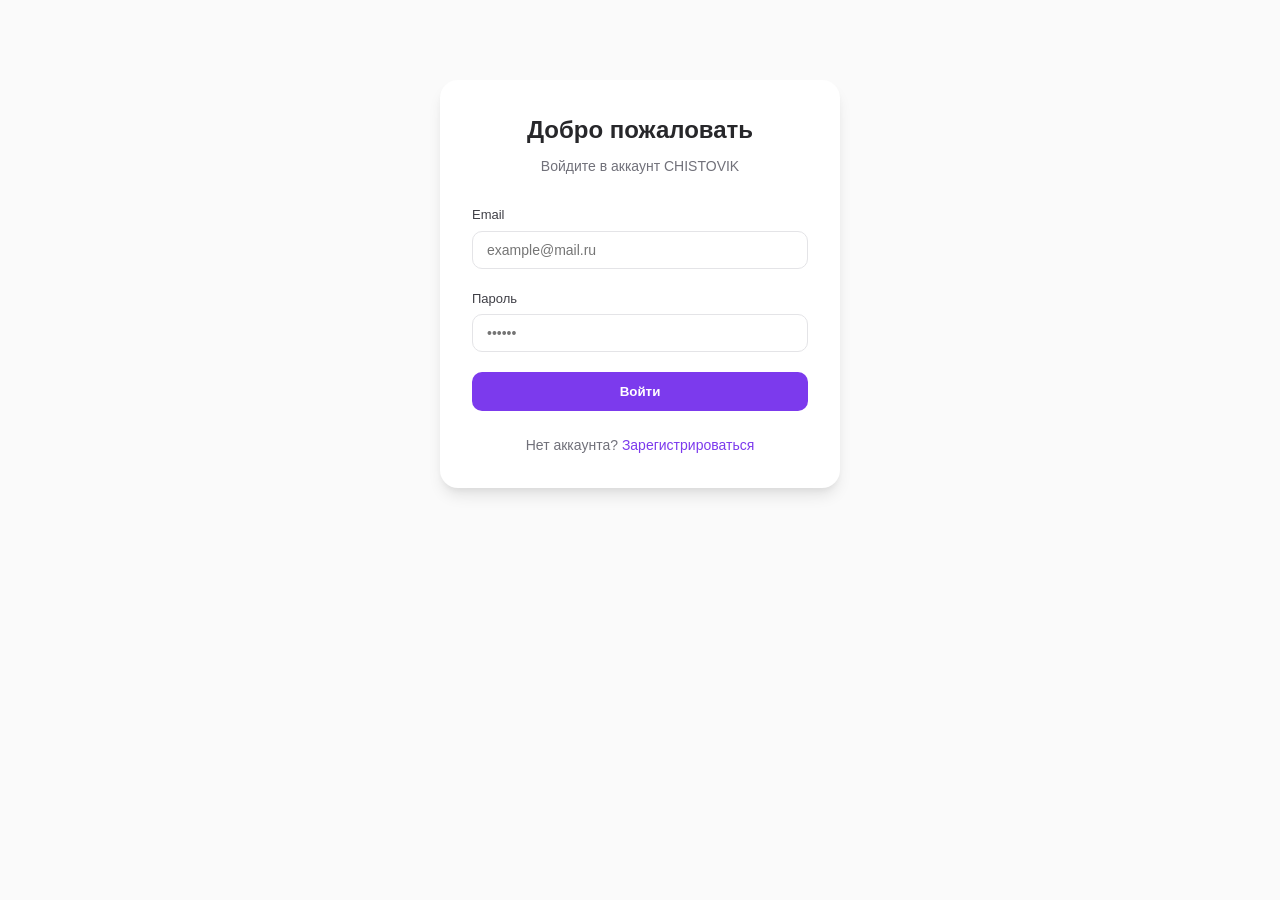
<file: frontend/html/admin.html>
<!DOCTYPE html>
<html lang="ru">
<head>
    <meta charset="UTF-8">
    <meta name="viewport" content="width=device-width, initial-scale=1.0">
    <title>Панель администратора — CHISTOVIK</title>
    <link rel="stylesheet" href="../css/base.css">
    <link rel="stylesheet" href="../css/components.css">
    <style>
        /* Дополнительные стили для админ-таблиц, не конфликтующие с компонентами */
        .admin-stats-grid {
            display: grid;
            grid-template-columns: repeat(auto-fit, minmax(200px, 1fr));
            gap: 16px;
            margin-bottom: 28px;
        }
        .admin-stat-card {
            background: white;
            border: 1px solid var(--gray-200);
            border-radius: var(--radius-lg);
            padding: 18px 16px;
            text-align: center;
            transition: transform 0.1s ease;
        }
        .admin-stat-card:hover {
            border-color: var(--gray-300);
        }
        .admin-stat-number {
            font-size: 32px;
            font-weight: 700;
            color: var(--primary);
            margin-bottom: 6px;
        }
        .admin-stat-label {
            font-size: 12px;
            font-weight: 500;
            color: var(--gray-500);
            text-transform: uppercase;
            letter-spacing: 0.4px;
        }
        .extra-stats {
            display: flex;
            gap: 16px;
            flex-wrap: wrap;
            margin-bottom: 32px;
        }
        .extra-stat-card {
            background: white;
            border: 1px solid var(--gray-200);
            border-radius: var(--radius-lg);
            padding: 16px 20px;
            flex: 1;
            min-width: 160px;
        }
        .extra-stat-number {
            font-size: 26px;
            font-weight: 700;
            color: var(--primary);
            margin-bottom: 4px;
        }
        .extra-stat-label {
            font-size: 12px;
            color: var(--gray-500);
        }
        .section-title {
            font-size: 18px;
            font-weight: 600;
            margin: 28px 0 16px 0;
            padding-bottom: 8px;
            border-bottom: 1px solid var(--gray-200);
            color: var(--gray-800);
        }
        .data-table {
            width: 100%;
            border-collapse: collapse;
            background: white;
            border-radius: var(--radius-lg);
            overflow: hidden;
            font-size: 13px;
            border: 1px solid var(--gray-200);
        }
        .data-table th, .data-table td {
            padding: 12px 16px;
            text-align: left;
            border-bottom: 1px solid var(--gray-200);
        }
        .data-table th {
            background: var(--gray-50);
            font-weight: 600;
            color: var(--gray-700);
        }
        .data-table tr:hover td {
            background: var(--gray-50);
        }
        .role-badge {
            display: inline-block;
            padding: 4px 10px;
            border-radius: 20px;
            font-size: 11px;
            font-weight: 600;
        }
        .role-admin {
            background: #fee2e2;
            color: var(--error);
        }
        .role-user {
            background: #e0e7ff;
            color: var(--primary);
        }
        .preview-text {
            max-width: 320px;
            white-space: nowrap;
            overflow: hidden;
            text-overflow: ellipsis;
        }
        .placeholder-card {
            background: var(--gray-50);
            border: 1px solid var(--gray-200);
            border-radius: var(--radius-lg);
            padding: 24px;
            text-align: center;
            color: var(--gray-500);
            margin-top: 24px;
            font-size: 13px;
        }
        @media (max-width: 768px) {
            .data-table th, .data-table td { padding: 8px 12px; font-size: 12px; }
            .preview-text { max-width: 180px; }
        }
    </style>
</head>
<body>
    <!-- Шапка как на основном сайте -->
    <header class="header">
        <div class="logo">
            <svg class="logo-icon" width="22" height="22" viewBox="0 0 24 24" fill="white" stroke="none">
                <path d="M11 4H4a2 2 0 0 0-2 2v14a2 2 0 0 0 2 2h14a2 2 0 0 0 2-2v-7"/>
                <path d="M18.5 2.5a2.12 2.12 0 0 1 3 3L12 15l-4 1 1-4Z"/>
            </svg>
            <a href="../index.html" class="logo-link">CHISTOVIK</a>
        </div>
        <nav class="nav">
            <a href="#" class="nav-btn active">Админ-панель</a>
            <button id="adminLogoutBtn" class="nav-btn" style="background: rgba(255,255,255,0.1);">
                <svg width="16" height="16" viewBox="0 0 24 24" fill="none" stroke="currentColor" stroke-width="2">
                    <path d="M9 21H5a2 2 0 0 1-2-2V5a2 2 0 0 1 2-2h4"/>
                    <polyline points="16 17 21 12 16 7"/>
                    <line x1="21" y1="12" x2="9" y2="12"/>
                </svg>
                <span>Выйти</span>
            </button>
        </nav>
    </header>

    <main class="main-container">
        <h1 style="margin-bottom: 24px; font-size: 24px;">Панель администратора</h1>

        <!-- Основная статистика (сетка) -->
        <div id="stats" class="admin-stats-grid"></div>

        <!-- Дополнительная аналитика -->
        <div class="section-title">Аналитика</div>
        <div id="extraStats" class="extra-stats"></div>

        <!-- Пользователи -->
        <div class="section-title">Пользователи системы</div>
        <table class="data-table" id="usersTable">
            <thead>
                <tr><th>ID</th><th>Имя</th><th>Email</th><th>Роль</th><th>Дата регистрации</th></tr>
            </thead>
            <tbody id="usersTbody"></tbody>
        </table>

        <!-- Тексты -->
        <div class="section-title">Все тексты пользователей</div>
        <table class="data-table" id="textsTable">
            <thead>
                <tr><th>ID текста</th><th>Название</th><th>Пользователь</th><th>Содержание (превью)</th><th>Дата сохранения</th></tr>
            </thead>
            <tbody id="textsTbody"></tbody>
        </table>

        <!-- Заглушка -->
        <div class="placeholder-card" id="activityPlaceholder">
            График активности по дням (демонстрационная заглушка)<br>
            В реальном проекте здесь будет визуализация активности пользователей
        </div>
    </main>

    <script src="../js/auth.js"></script>
    <script src="../js/api.js"></script>
    <script>
        // Обработчик кнопки выхода
        document.getElementById('adminLogoutBtn').addEventListener('click', () => {
            Auth.logout();
            window.location.href = 'login.html';
        });

        async function loadAdminData() {
            await Auth.ensureUserLoaded();

            // Проверка доступа
            if (!Auth.isAuthenticated()) {
                window.location.href = 'login.html';
                return;
            }
            if (!Auth.isAdmin()) {
                alert('Доступ запрещён. Только для администратора.');
                window.location.href = '../index.html';
                return;
            }

            const users = await Auth.getAllUsers();
            const allTexts = await Auth.getAllTexts();

            const totalUsers = users.length;
            const adminCount = users.filter(u => u.role === 'admin').length;
            const regularUsers = totalUsers - adminCount;
            const totalTexts = allTexts.length;
            const totalChars = allTexts.reduce((sum, t) => sum + (t.content?.length || 0), 0);
            const avgTextLength = totalTexts ? Math.round(totalChars / totalTexts) : 0;
            const weekAgo = Date.now() - 7 * 86400000;
            const textsLastWeek = allTexts.filter(t => new Date(t.saved_at) > weekAgo).length;

            // Активный пользователь
            const userTextCount = {};
            allTexts.forEach(t => { userTextCount[t.userId] = (userTextCount[t.userId] || 0) + 1; });
            let topUserId = null, topCount = 0;
            for (let uid in userTextCount) {
                if (userTextCount[uid] > topCount) { topCount = userTextCount[uid]; topUserId = uid; }
            }
            const topUser = users.find(u => String(u.id) === String(topUserId));
            const topUserName = topUser ? topUser.name : '—';

            // Основная статистика
            document.getElementById('stats').innerHTML = `
                <div class="admin-stat-card"><div class="admin-stat-number">${totalUsers}</div><div class="admin-stat-label">Всего пользователей</div></div>
                <div class="admin-stat-card"><div class="admin-stat-number">${regularUsers}</div><div class="admin-stat-label">Обычных пользователей</div></div>
                <div class="admin-stat-card"><div class="admin-stat-number">${adminCount}</div><div class="admin-stat-label">Администраторов</div></div>
                <div class="admin-stat-card"><div class="admin-stat-number">${totalTexts}</div><div class="admin-stat-label">Всего текстов</div></div>
            `;

            // Дополнительная аналитика
            document.getElementById('extraStats').innerHTML = `
                <div class="extra-stat-card"><div class="extra-stat-number">${totalChars.toLocaleString()}</div><div class="extra-stat-label">Всего символов</div></div>
                <div class="extra-stat-card"><div class="extra-stat-number">${avgTextLength}</div><div class="extra-stat-label">Средняя длина текста</div></div>
                <div class="extra-stat-card"><div class="extra-stat-number">${textsLastWeek}</div><div class="extra-stat-label">Текстов за 7 дней</div></div>
                <div class="extra-stat-card"><div class="extra-stat-number">${topCount}</div><div class="extra-stat-label">Активный: ${escapeHtml(topUserName)}</div></div>
            `;

            // Таблица пользователей
            const usersTbody = document.getElementById('usersTbody');
            usersTbody.innerHTML = users.map(u => `
                <tr>
                    <td>${u.id}</td>
                    <td>${escapeHtml(u.name)}</td>
                    <td>${escapeHtml(u.email)}</td>
                    <td><span class="role-badge ${u.role === 'admin' ? 'role-admin' : 'role-user'}">${u.role === 'admin' ? 'Администратор' : 'Пользователь'}</span></td>
                    <td>${new Date(u.registered_at).toLocaleString('ru-RU')}</td>
                </tr>
            `).join('');

            // Таблица текстов
            const textsTbody = document.getElementById('textsTbody');
            textsTbody.innerHTML = allTexts.map(t => {
                return `
                    <tr>
                        <td>${t.id}</td>
                        <td>${escapeHtml(t.title || 'Без названия')}</td>
                        <td>${escapeHtml(t.userName || 'Неизвестный')}</td>
                        <td class="preview-text" title="${escapeHtml(t.content)}">${escapeHtml(t.content.substring(0, 100))}${t.content.length > 100 ? '…' : ''}</td>
                        <td>${new Date(t.saved_at).toLocaleString('ru-RU')}</td>
                    </tr>
                `;
            }).join('');
        }

        function escapeHtml(str) {
            if (!str) return '';
            return str.replace(/[&<>]/g, function(m) {
                if (m === '&') return '&amp;';
                if (m === '<') return '&lt;';
                if (m === '>') return '&gt;';
                return m;
            });
        }

        loadAdminData().catch((e) => {
            console.error(e);
            alert(e.message || 'Ошибка загрузки админ-панели');
        });
    </script>
</body>
</html>
</file>
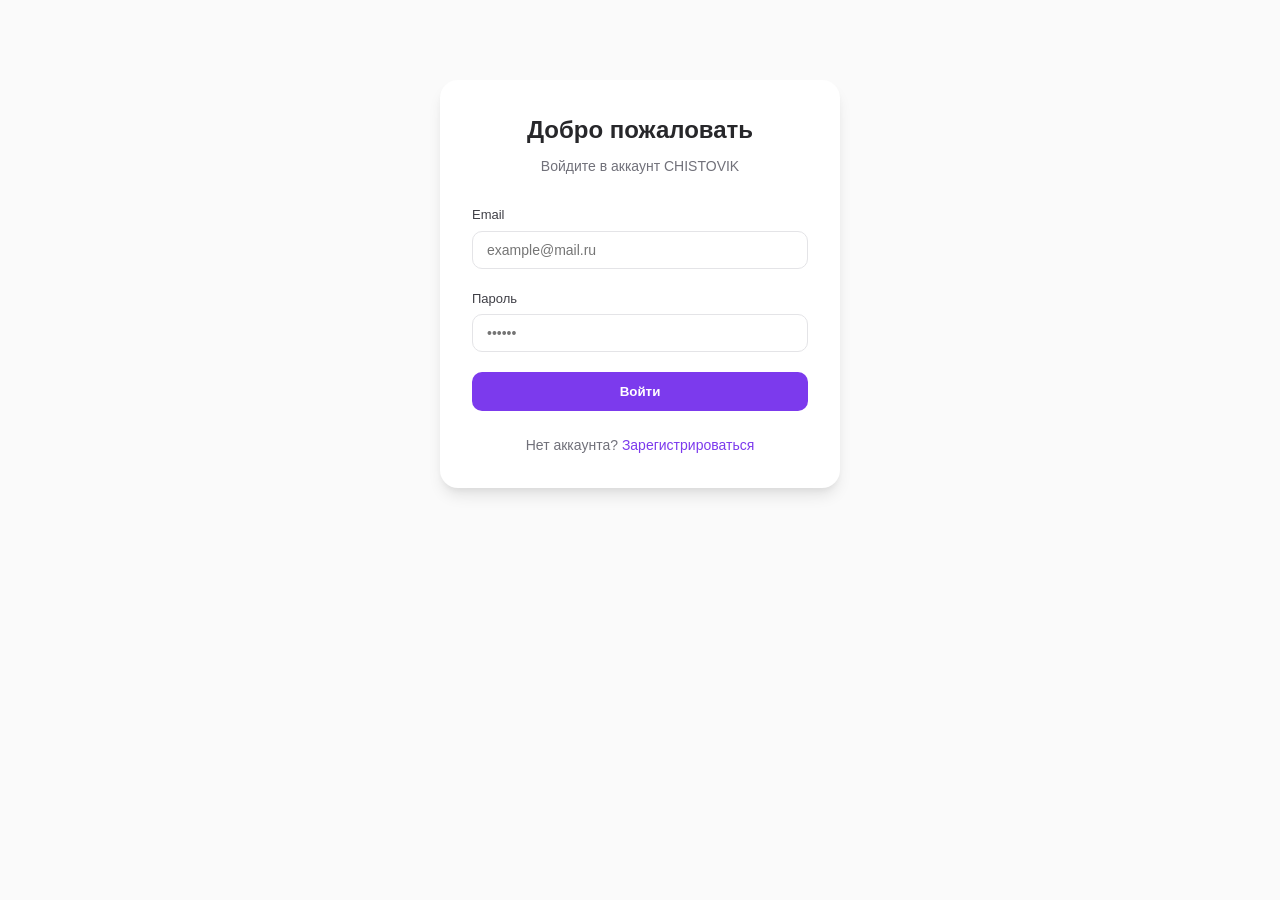
<file: frontend/html/history.html>
<!DOCTYPE html>
<html lang="ru">
<head>
    <meta charset="UTF-8">
    <meta name="viewport" content="width=device-width, initial-scale=1.0">
    <title>CHISTOVIK — История текстов</title>
    <link rel="stylesheet" href="../css/base.css">
    <link rel="stylesheet" href="../css/components.css">
    <link rel="stylesheet" href="../css/history.css">
    <link href="https://fonts.googleapis.com/css2?family=Inter:wght@300;400;500;600;700;800&display=swap" rel="stylesheet">
</head>

<body>
    <script src="../js/auth.js"></script>
    <script>
        if (!Auth.isAuthenticated()) {
            window.location.href = 'login.html';
        }
    </script>

    <!-- Header -->
    <header class="header">
        <div class="logo">
            <svg class="logo-icon" width="22" height="22" viewBox="0 0 24 24" fill="white" stroke="none">
                <path d="M11 4H4a2 2 0 0 0-2 2v14a2 2 0 0 0 2 2h14a2 2 0 0 0 2-2v-7"/>
                <path d="M18.5 2.5a2.12 2.12 0 0 1 3 3L12 15l-4 1 1-4Z"/>
            </svg>
            <a href="../index.html" class="logo-link">CHISTOVIK</a>
        </div>
        <nav class="nav">
            <a href="../index.html" class="nav-btn" data-page="workspace">
                <svg width="16" height="16" viewBox="0 0 24 24" fill="none" stroke="currentColor" stroke-width="2">
                    <path d="M3 9l9-6 9 6v11a2 2 0 0 1-2 2H5a2 2 0 0 1-2-2z"/>
                    <polyline points="9 22 9 12 15 12 15 22"/>
                </svg>
                <span>Главная</span>
            </a>
            <a href="#" class="nav-btn active" data-page="history">
                <svg width="16" height="16" viewBox="0 0 24 24" fill="none" stroke="currentColor" stroke-width="2">
                    <circle cx="12" cy="12" r="10"/>
                    <polyline points="12 6 12 12 16 14"/>
                </svg>
                <span>История</span>
            </a>
            <a href="profile.html" class="nav-btn" data-page="profile">
                <svg width="16" height="16" viewBox="0 0 24 24" fill="none" stroke="currentColor" stroke-width="2">
                    <path d="M20 21v-2a4 4 0 0 0-4-4H8a4 4 0 0 0-4 4v2"/>
                    <circle cx="12" cy="7" r="4"/>
                </svg>
                <span>Профиль</span>
            </a>
        </nav>
    </header>

    <!-- Main Content -->
    <main class="main-container">
        <div class="history-page">
            <div class="history-header">
                <div class="history-title-section">
                    <h1>История текстов</h1>
                    <p class="history-subtitle">Все сохранённые тексты и результаты их анализа</p>
                </div>
                <div class="history-actions">
                    <button id="refreshHistoryBtn" class="action-btn secondary">
                        <svg width="14" height="14" viewBox="0 0 24 24" fill="none" stroke="currentColor" stroke-width="2">
                            <path d="M23 4v6h-6"/>
                            <path d="M1 20v-6h6"/>
                            <path d="M3.51 9a9 9 0 0 1 14.85-3.36L23 10M1 14l4.64 4.36A9 9 0 0 0 20.49 15"/>
                        </svg>
                        Обновить
                    </button>
                    <button id="clearHistoryBtn" class="action-btn danger">
                        <svg width="14" height="14" viewBox="0 0 24 24" fill="none" stroke="currentColor" stroke-width="2">
                            <polyline points="3 6 5 6 21 6"/>
                            <path d="M19 6v14a2 2 0 0 1-2 2H7a2 2 0 0 1-2-2V6m3 0V4a2 2 0 0 1 2-2h4a2 2 0 0 1 2 2v2"/>
                        </svg>
                        Очистить всё
                    </button>
                </div>
            </div>

            <!-- Статистика истории -->
            <div class="history-stats">
                <div class="stat-card-mini">
                    <div class="stat-icon">
                        <svg width="20" height="20" viewBox="0 0 24 24" fill="none" stroke="currentColor" stroke-width="2">
                            <path d="M4 4v16h16V4H4z"/>
                            <path d="M8 9h8M8 13h6M8 17h4"/>
                        </svg>
                    </div>
                    <div class="stat-info">
                        <div class="stat-number" id="totalTextsCount">0</div>
                        <div class="stat-label">всего текстов</div>
                    </div>
                </div>
                <div class="stat-card-mini">
                    <div class="stat-icon">
                        <svg width="20" height="20" viewBox="0 0 24 24" fill="none" stroke="currentColor" stroke-width="2">
                            <circle cx="12" cy="12" r="10"/>
                            <polyline points="12 6 12 12 16 14"/>
                        </svg>
                    </div>
                    <div class="stat-info">
                        <div class="stat-number" id="lastWeekCount">0</div>
                        <div class="stat-label">за последнюю неделю</div>
                    </div>
                </div>
                <div class="stat-card-mini">
                    <div class="stat-icon">
                        <svg width="20" height="20" viewBox="0 0 24 24" fill="none" stroke="currentColor" stroke-width="2">
                            <path d="M2 12h4l2-5 3 9 2-4 3 3 3-6h3"/>
                        </svg>
                    </div>
                    <div class="stat-info">
                        <div class="stat-number" id="avgReadability">0</div>
                        <div class="stat-label">средняя читаемость</div>
                    </div>
                </div>
            </div>

            <!-- Фильтры -->
            <div class="history-filters">
                <div class="search-box">
                    <svg width="16" height="16" viewBox="0 0 24 24" fill="none" stroke="currentColor" stroke-width="2">
                        <circle cx="11" cy="11" r="8"/>
                        <line x1="21" y1="21" x2="16.65" y2="16.65"/>
                    </svg>
                    <input type="text" id="searchInput" placeholder="Поиск по названию или содержимому...">
                </div>
                <div class="filter-group">
                    <select id="sortSelect" class="filter-select">
                        <option value="date-desc">По дате (сначала новые)</option>
                        <option value="date-asc">По дате (сначала старые)</option>
                        <option value="title-asc">По названию (А-Я)</option>
                        <option value="title-desc">По названию (Я-А)</option>
                    </select>
                </div>
            </div>

            <!-- Список текстов -->
            <div id="historyList" class="history-list">
                <!-- Карточки текстов будут здесь -->
            </div>

            <!-- Пустое состояние - без кнопки перехода -->
            <div id="emptyHistory" class="empty-history" style="display: none;">
                <svg width="64" height="64" viewBox="0 0 24 24" fill="none" stroke="#cbd5e0" stroke-width="1">
                    <path d="M4 4v16h16V4H4z"/>
                    <path d="M8 9h8M8 13h6M8 17h4"/>
                </svg>
                <h3>История пуста</h3>
                <p>Сохраните текст на главной странице, и он появится здесь</p>
            </div>
        </div>
    </main>

    <script src="../js/api.js"></script>
    <script src="../js/components.js"></script>
    <script src="../js/history.js"></script>
</body>
</html>
</file>
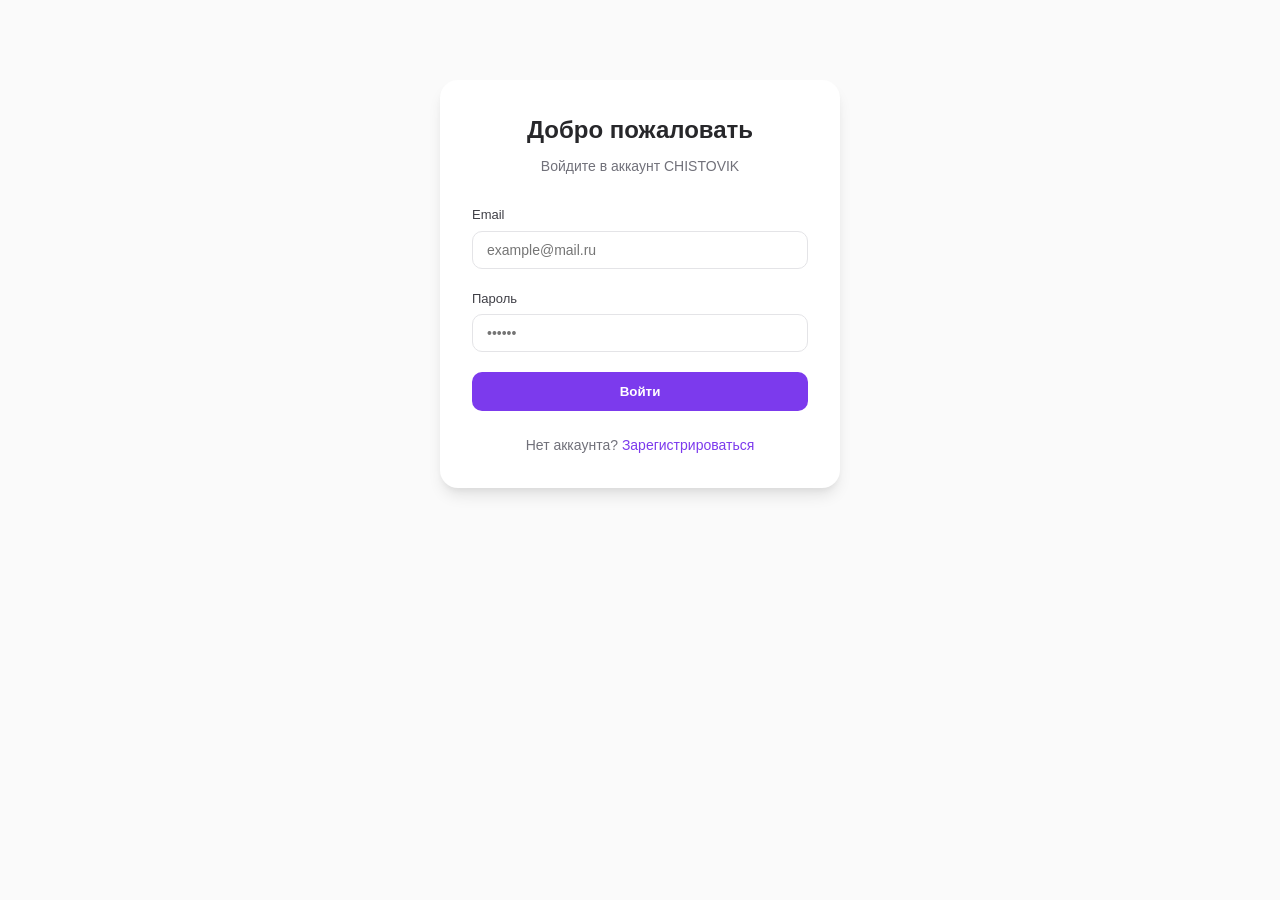
<file: frontend/html/login.html>
<!DOCTYPE html>
<html lang="ru">
<head>
    <meta charset="UTF-8">
    <meta name="viewport" content="width=device-width, initial-scale=1.0">
    <title>Вход — CHISTOVIK</title>
    <link rel="stylesheet" href="../css/base.css">
    <link rel="stylesheet" href="../css/components.css">
    <style>
        .auth-container {
            max-width: 400px;
            margin: 80px auto;
            background: white;
            border-radius: var(--radius-xl);
            box-shadow: var(--shadow-lg);
            padding: 32px;
        }
        .auth-title {
            font-size: 24px;
            font-weight: 600;
            margin-bottom: 8px;
            text-align: center;
        }
        .auth-subtitle {
            text-align: center;
            color: var(--gray-500);
            margin-bottom: 28px;
        }
        .form-group {
            margin-bottom: 20px;
        }
        .form-group label {
            display: block;
            font-size: 13px;
            font-weight: 500;
            margin-bottom: 6px;
            color: var(--gray-700);
        }
        .form-group input {
            width: 100%;
            padding: 10px 14px;
            border: 1px solid var(--gray-200);
            border-radius: var(--radius-md);
            font-size: 14px;
        }
        .form-group input:focus {
            outline: none;
            border-color: var(--primary);
            box-shadow: 0 0 0 3px rgba(124, 58, 237, 0.1);
        }
        .auth-btn {
            width: 100%;
            padding: 12px;
            background: var(--primary);
            color: white;
            border: none;
            border-radius: var(--radius-md);
            font-weight: 600;
            cursor: pointer;
            transition: all var(--transition-fast);
        }
        .auth-btn:hover {
            background: var(--primary-dark);
            transform: translateY(-1px);
        }
        .auth-footer {
            text-align: center;
            margin-top: 24px;
            font-size: 14px;
            color: var(--gray-500);
        }
        .auth-footer a {
            color: var(--primary);
            text-decoration: none;
        }
        .error-message {
            background: var(--error-light);
            color: var(--error);
            padding: 10px;
            border-radius: var(--radius-md);
            font-size: 13px;
            margin-bottom: 20px;
            display: none;
        }
    </style>
</head>
<body>
    <div class="auth-container">
        <div class="auth-title">Добро пожаловать</div>
        <div class="auth-subtitle">Войдите в аккаунт CHISTOVIK</div>
        <div id="errorMsg" class="error-message"></div>
        <form id="loginForm">
            <div class="form-group">
                <label>Email</label>
                <input type="email" id="email" required placeholder="example@mail.ru">
            </div>
            <div class="form-group">
                <label>Пароль</label>
                <input type="password" id="password" required placeholder="••••••">
            </div>
            <button type="submit" class="auth-btn">Войти</button>
        </form>
        <div class="auth-footer">
            Нет аккаунта? <a href="register.html">Зарегистрироваться</a>
        </div>
    </div>
    <script src="../js/auth.js"></script>
    <script>
        const form = document.getElementById('loginForm');
        const errorDiv = document.getElementById('errorMsg');

        form.addEventListener('submit', async (e) => {
            e.preventDefault();
            const email = document.getElementById('email').value.trim();
            const password = document.getElementById('password').value;
            
            try {
                const result = await Auth.login(email, password);
                // Перенаправление в зависимости от роли
                if (result.user && result.user.role === 'admin') {
                    window.location.href = 'admin.html';
                } else {
                    window.location.href = '../index.html';
                }
            } catch (error) {
                errorDiv.textContent = error.message || 'Ошибка входа';
                errorDiv.style.display = 'block';
            }
        });
    </script>
</body>
</html>
</file>
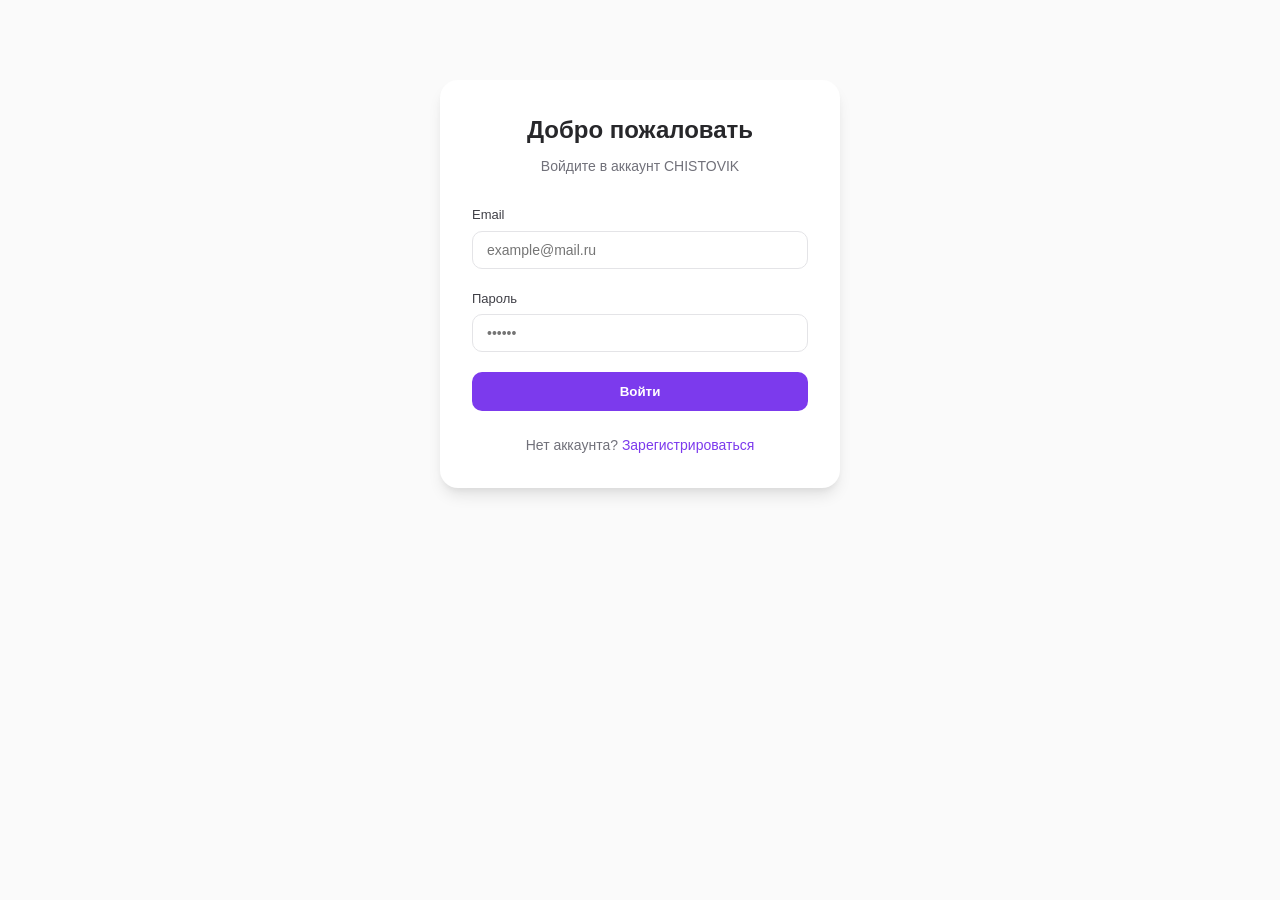
<file: frontend/html/profile.html>
<!DOCTYPE html>
<html lang="ru">
<head>
    <meta charset="UTF-8">
    <meta name="viewport" content="width=device-width, initial-scale=1.0">
    <title>CHISTOVIK — Профиль</title>
    <link rel="stylesheet" href="../css/base.css">
    <link rel="stylesheet" href="../css/components.css">
    <link rel="stylesheet" href="../css/profile.css">
    <link href="https://fonts.googleapis.com/css2?family=Inter:wght@300;400;500;600;700;800&display=swap" rel="stylesheet">
</head>
<body>
    <script src="../js/auth.js"></script>
    <script>
        if (!Auth.isAuthenticated()) {
            window.location.href = 'login.html';
        }
    </script>
    
    <!-- Header -->
    <header class="header">
        <div class="logo">
            <svg class="logo-icon" width="22" height="22" viewBox="0 0 24 24" fill="white" stroke="none">
                <path d="M11 4H4a2 2 0 0 0-2 2v14a2 2 0 0 0 2 2h14a2 2 0 0 0 2-2v-7"/>
                <path d="M18.5 2.5a2.12 2.12 0 0 1 3 3L12 15l-4 1 1-4Z"/>
            </svg>
            <a href="../index.html" class="logo-link">CHISTOVIK</a>
        </div>
        <nav class="nav">
            <a href="../index.html" class="nav-btn" data-page="workspace">
                <svg width="16" height="16" viewBox="0 0 24 24" fill="none" stroke="currentColor" stroke-width="2">
                    <path d="M3 9l9-6 9 6v11a2 2 0 0 1-2 2H5a2 2 0 0 1-2-2z"/>
                    <polyline points="9 22 9 12 15 12 15 22"/>
                </svg>
                <span>Главная</span>
            </a>
            <a href="history.html" class="nav-btn" data-page="history">
                <svg width="16" height="16" viewBox="0 0 24 24" fill="none" stroke="currentColor" stroke-width="2">
                    <circle cx="12" cy="12" r="10"/>
                    <polyline points="12 6 12 12 16 14"/>
                </svg>
                <span>История</span>
            </a>
            <a href="profile.html" class="nav-btn active" data-page="profile">
                <svg width="16" height="16" viewBox="0 0 24 24" fill="none" stroke="currentColor" stroke-width="2">
                    <path d="M20 21v-2a4 4 0 0 0-4-4H8a4 4 0 0 0-4 4v2"/>
                    <circle cx="12" cy="7" r="4"/>
                </svg>
                <span>Профиль</span>
            </a>
        </nav>
    </header>

    <!-- Main Content -->
    <main class="main-container">
        <div class="profile-page">
            <!-- Заголовок страницы -->
            <div class="profile-header">
                <h1>Профиль пользователя</h1>
                <p class="profile-subtitle">Основная информация и статистика</p>
            </div>

            <!-- Блок информации о пользователе -->
            <div class="profile-card">
                <div class="profile-avatar">
                    <div class="avatar-initials">АС</div>
                    <button class="avatar-edit-btn" id="editAvatarBtn" disabled>
                        <svg width="14" height="14" viewBox="0 0 24 24" fill="none" stroke="currentColor" stroke-width="2">
                            <path d="M11 4H4a2 2 0 0 0-2 2v14a2 2 0 0 0 2 2h14a2 2 0 0 0 2-2v-7"/>
                            <path d="M18.5 2.5a2.12 2.12 0 0 1 3 3L12 15l-4 1 1-4Z"/>
                        </svg>
                        Редактировать
                    </button>
                </div>
                <div class="profile-info">
                    <div class="info-row">
                        <span class="info-label">Имя</span>
                        <span class="info-value" id="userName">Анна Соколова</span>
                        <button class="info-edit-btn" id="editNameBtn">
                            <svg width="14" height="14" viewBox="0 0 24 24" fill="none" stroke="currentColor" stroke-width="2">
                                <path d="M11 4H4a2 2 0 0 0-2 2v14a2 2 0 0 0 2 2h14a2 2 0 0 0 2-2v-7"/>
                                <path d="M18.5 2.5a2.12 2.12 0 0 1 3 3L12 15l-4 1 1-4Z"/>
                            </svg>
                        </button>
                    </div>
                    <div class="info-row">
                        <span class="info-label">Email</span>
                        <span class="info-value" id="userEmail">anna.sokolova@example.com</span>
                    </div>
                    <div class="info-row">
                        <span class="info-label">Зарегистрирован</span>
                        <span class="info-value" id="userRegDate">15 марта 2025</span>
                    </div>
                </div>
            </div>

            <!-- Блок статистики использования -->
            <div class="stats-card">
                <h2>Статистика использования</h2>
                <div class="stats-grid-profile">
                    <div class="stat-item">
                        <div class="stat-number" id="totalAnalyses">124</div>
                        <div class="stat-label">всего анализов</div>
                    </div>
                    <div class="stat-item">
                        <div class="stat-number" id="totalChars">45 230</div>
                        <div class="stat-label">проверено символов</div>
                    </div>
                    <div class="stat-item">
                        <div class="stat-number" id="savedCount">12</div>
                        <div class="stat-label">сохранено текстов</div>
                    </div>
                </div>
            </div>

            <!-- Блок действий с аккаунтом -->
            <div class="actions-card">
                <h2>Действия с аккаунтом</h2>
                <div class="actions-buttons">
                    <button class="action-btn primary" id="changePasswordBtn">
                        <svg width="16" height="16" viewBox="0 0 24 24" fill="none" stroke="currentColor" stroke-width="2">
                            <rect x="3" y="11" width="18" height="11" rx="2" ry="2"/>
                            <path d="M7 11V7a5 5 0 0 1 10 0v4"/>
                        </svg>
                        Сменить пароль
                    </button>
                    <button class="action-btn secondary" id="logoutBtn">
                        <svg width="16" height="16" viewBox="0 0 24 24" fill="none" stroke="currentColor" stroke-width="2">
                            <path d="M9 21H5a2 2 0 0 1-2-2V5a2 2 0 0 1 2-2h4"/>
                            <polyline points="16 17 21 12 16 7"/>
                            <line x1="21" y1="12" x2="9" y2="12"/>
                        </svg>
                        Выйти
                    </button>
                    <button class="action-btn danger" id="deleteAccountBtn">
                        <svg width="16" height="16" viewBox="0 0 24 24" fill="none" stroke="currentColor" stroke-width="2">
                            <polyline points="3 6 5 6 21 6"/>
                            <path d="M19 6v14a2 2 0 0 1-2 2H7a2 2 0 0 1-2-2V6m3 0V4a2 2 0 0 1 2-2h4a2 2 0 0 1 2 2v2"/>
                        </svg>
                        Удалить аккаунт
                    </button>
                </div>
            </div>
        </div>
    </main>

    <!-- Модальное окно смены пароля (заглушка) -->
    <div id="passwordModal" class="modal">
        <div class="modal-content">
            <div class="modal-header">
                <h3>Смена пароля</h3>
                <button class="modal-close">&times;</button>
            </div>
            <div class="modal-body">
                <p class="demo-note">Демо-режим: смена пароля не подключена.</p>
            </div>
            <div class="modal-footer">
                <button class="modal-btn secondary modal-close-btn">Закрыть</button>
            </div>
        </div>
    </div>

    <!-- Модальное окно подтверждения выхода (заглушка) -->
    <div id="logoutModal" class="modal">
        <div class="modal-content">
            <div class="modal-header">
                <h3>Выход из аккаунта</h3>
                <button class="modal-close">&times;</button>
            </div>
            <div class="modal-body">
                <p>Завершить сеанс и выйти из аккаунта?</p>
            </div>
            <div class="modal-footer">
                <button type="button" class="modal-btn secondary modal-close-btn">Отмена</button>
                <button type="button" class="modal-btn primary" id="confirmLogoutBtn">Выйти</button>
            </div>
        </div>
    </div>

    <!-- Модальное окно удаления аккаунта (заглушка) -->
    <div id="deleteModal" class="modal">
        <div class="modal-content">
            <div class="modal-header">
                <h3>Удаление аккаунта</h3>
                <button class="modal-close">&times;</button>
            </div>
            <div class="modal-body">
                <p>Удаление учётной записи в текущей версии не поддерживается. Вы можете выйти из аккаунта в любой момент.</p>
            </div>
            <div class="modal-footer">
                <button type="button" class="modal-btn secondary modal-close-btn">Понятно</button>
            </div>
        </div>
    </div>

    <script src="../js/api.js"></script>
    <script src="../js/components.js"></script>
    <script src="../js/profile.js"></script>
</body>
</html>
</file>
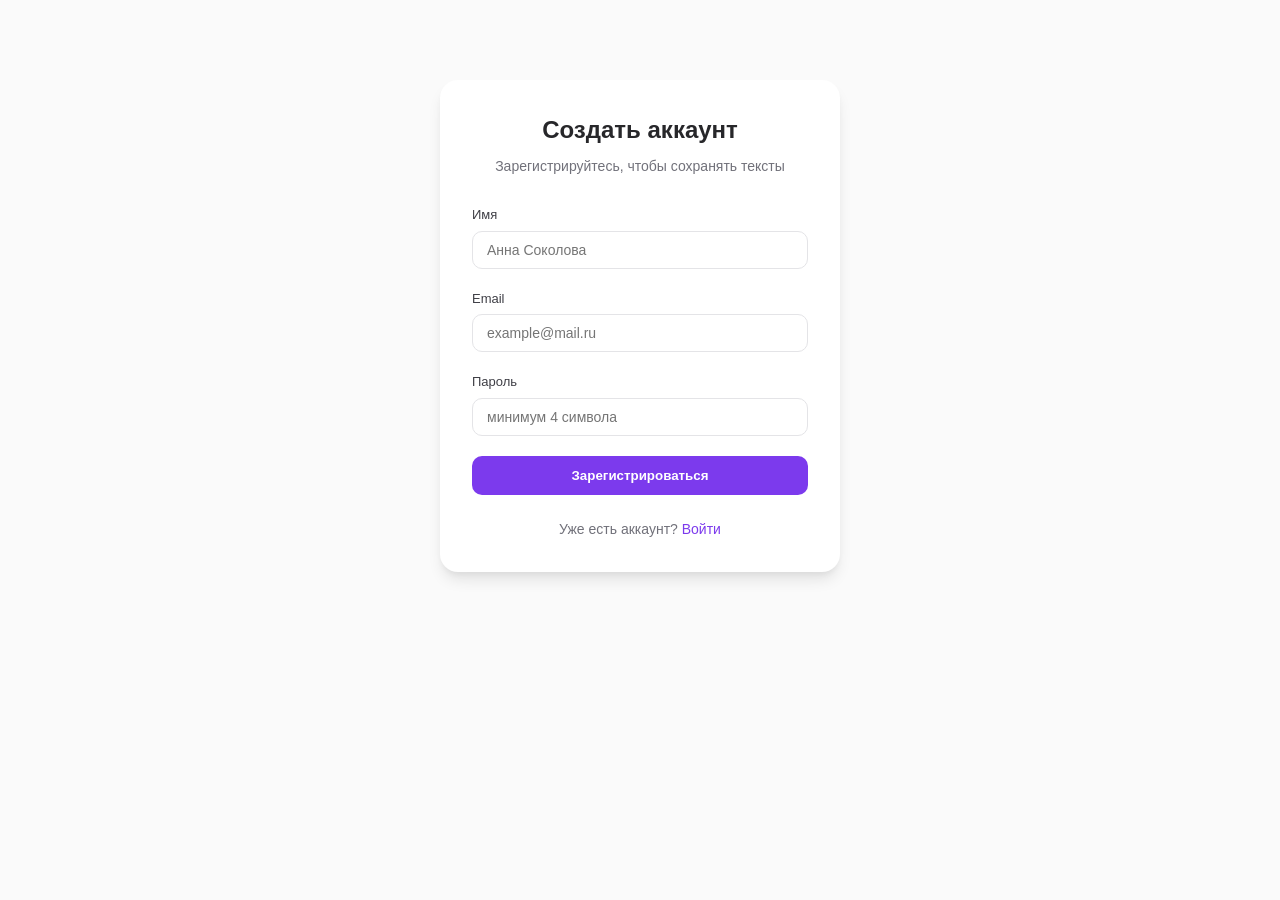
<file: frontend/html/register.html>
<!DOCTYPE html>
<html lang="ru">
<head>
    <meta charset="UTF-8">
    <meta name="viewport" content="width=device-width, initial-scale=1.0">
    <title>Регистрация — CHISTOVIK</title>
    <link rel="stylesheet" href="../css/base.css">
    <link rel="stylesheet" href="../css/components.css">
    <style>
        .auth-container {
            max-width: 400px;
            margin: 80px auto;
            background: white;
            border-radius: var(--radius-xl);
            box-shadow: var(--shadow-lg);
            padding: 32px;
        }
        .auth-title {
            font-size: 24px;
            font-weight: 600;
            margin-bottom: 8px;
            text-align: center;
        }
        .auth-subtitle {
            text-align: center;
            color: var(--gray-500);
            margin-bottom: 28px;
        }
        .form-group {
            margin-bottom: 20px;
        }
        .form-group label {
            display: block;
            font-size: 13px;
            font-weight: 500;
            margin-bottom: 6px;
            color: var(--gray-700);
        }
        .form-group input {
            width: 100%;
            padding: 10px 14px;
            border: 1px solid var(--gray-200);
            border-radius: var(--radius-md);
            font-size: 14px;
        }
        .form-group input:focus {
            outline: none;
            border-color: var(--primary);
            box-shadow: 0 0 0 3px rgba(124, 58, 237, 0.1);
        }
        .auth-btn {
            width: 100%;
            padding: 12px;
            background: var(--primary);
            color: white;
            border: none;
            border-radius: var(--radius-md);
            font-weight: 600;
            cursor: pointer;
            transition: all var(--transition-fast);
        }
        .auth-btn:hover {
            background: var(--primary-dark);
            transform: translateY(-1px);
        }
        .auth-footer {
            text-align: center;
            margin-top: 24px;
            font-size: 14px;
            color: var(--gray-500);
        }
        .auth-footer a {
            color: var(--primary);
            text-decoration: none;
        }
        .error-message {
            background: var(--error-light);
            color: var(--error);
            padding: 10px;
            border-radius: var(--radius-md);
            font-size: 13px;
            margin-bottom: 20px;
            display: none;
        }
        .success-message {
            background: var(--success-light);
            color: var(--success);
            padding: 10px;
            border-radius: var(--radius-md);
            font-size: 13px;
            margin-bottom: 20px;
            display: none;
        }
    </style>
</head>
<body>
    <div class="auth-container">
        <div class="auth-title">Создать аккаунт</div>
        <div class="auth-subtitle">Зарегистрируйтесь, чтобы сохранять тексты</div>
        <div id="errorMsg" class="error-message"></div>
        <div id="successMsg" class="success-message"></div>
        <form id="registerForm">
            <div class="form-group">
                <label>Имя</label>
                <input type="text" id="name" required placeholder="Анна Соколова">
            </div>
            <div class="form-group">
                <label>Email</label>
                <input type="email" id="email" required placeholder="example@mail.ru">
            </div>
            <div class="form-group">
                <label>Пароль</label>
                <input type="password" id="password" required placeholder="минимум 4 символа">
            </div>
            <button type="submit" class="auth-btn">Зарегистрироваться</button>
        </form>
        <div class="auth-footer">
            Уже есть аккаунт? <a href="login.html">Войти</a>
        </div>
    </div>
    <script src="../js/auth.js"></script>
    <script>
        const form = document.getElementById('registerForm');
        const errorDiv = document.getElementById('errorMsg');
        const successDiv = document.getElementById('successMsg');

        form.addEventListener('submit', async (e) => {
            e.preventDefault();
            const name = document.getElementById('name').value.trim();
            const email = document.getElementById('email').value.trim();
            const password = document.getElementById('password').value;
            
            if (password.length < 4) {
                errorDiv.textContent = 'Пароль должен быть не менее 4 символов';
                errorDiv.style.display = 'block';
                successDiv.style.display = 'none';
                return;
            }
            
            // Обычная регистрация (роль 'user')
            try {
                const result = await Auth.register(name, email, password);
                successDiv.textContent = 'Регистрация успешна! Перенаправляем на вход...';
                successDiv.style.display = 'block';
                errorDiv.style.display = 'none';
                setTimeout(() => {
                    window.location.href = 'login.html';
                }, 1500);
            } catch (error) {
                errorDiv.textContent = error.message || 'Ошибка регистрации';
                errorDiv.style.display = 'block';
                successDiv.style.display = 'none';
            }
        });
    </script>
</body>
</html>
</file>
<file: css/base.css>
/* base.css - Базовые стили и переменные */

/* Reset and base */
* {
    margin: 0;
    padding: 0;
    box-sizing: border-box;
}

:root {
    /* Новая цветовая схема - фиолетовая */
    --primary-dark: #5b21b6;
    --primary: #7c3aed;
    --primary-light: #8b5cf6;
    --primary-bg: #f5f3ff;
    
    --gray-50: #fafafa;
    --gray-100: #f4f4f5;
    --gray-200: #e4e4e7;
    --gray-300: #d4d4d8;
    --gray-400: #a1a1aa;
    --gray-500: #71717a;
    --gray-600: #52525b;
    --gray-700: #3f3f46;
    --gray-800: #27272a;
    --gray-900: #18181b;
    
    --success: #10b981;
    --success-light: #ecfdf5;
    --warning: #f59e0b;
    --warning-light: #fffbeb;
    --error: #ef4444;
    --error-light: #fef2f2;
    --info: #3b82f6;
    
    /* Тени */
    --shadow-sm: 0 1px 2px rgba(0, 0, 0, 0.05);
    --shadow-md: 0 4px 6px -1px rgba(0, 0, 0, 0.1), 0 2px 4px -1px rgba(0, 0, 0, 0.06);
    --shadow-lg: 0 10px 15px -3px rgba(0, 0, 0, 0.1), 0 4px 6px -2px rgba(0, 0, 0, 0.05);
    --shadow-xl: 0 20px 25px -5px rgba(0, 0, 0, 0.1), 0 10px 10px -5px rgba(0, 0, 0, 0.04);
    
    /* Скругления */
    --radius-sm: 6px;
    --radius-md: 10px;
    --radius-lg: 14px;
    --radius-xl: 18px;
    
    /* Анимации */
    --transition-fast: 0.15s ease;
    --transition-normal: 0.2s ease;
    --transition-slow: 0.3s ease;
}

body {
    font-family: 'Inter', -apple-system, BlinkMacSystemFont, 'Segoe UI', Roboto, sans-serif;
    background: var(--gray-50);
    color: var(--gray-800);
    line-height: 1.5;
    font-size: 14px;
}

/* Типографика */
h1 {
    font-size: 28px;
    font-weight: 600;
    color: var(--gray-800);
    letter-spacing: -0.02em;
}

h2 {
    font-size: 20px;
    font-weight: 600;
    color: var(--gray-700);
    letter-spacing: -0.01em;
}

h3 {
    font-size: 16px;
    font-weight: 600;
    color: var(--gray-700);
}

/* Анимации */
@keyframes slideIn {
    from {
        transform: translateX(100%);
        opacity: 0;
    }
    to {
        transform: translateX(0);
        opacity: 1;
    }
}

@keyframes fadeIn {
    from {
        opacity: 0;
    }
    to {
        opacity: 1;
    }
}

@keyframes pulse {
    0%, 100% { opacity: 1; }
    50% { opacity: 0.5; }
}

@keyframes spin {
    from {
        transform: rotate(0deg);
    }
    to {
        transform: rotate(360deg);
    }
}

/* Утилиты */
.loading {
    animation: pulse 1.5s ease-in-out infinite;
}

.loading-spinner {
    animation: spin 1s linear infinite;
}

/* Scrollbar */
::-webkit-scrollbar {
    width: 8px;
    height: 8px;
}

::-webkit-scrollbar-track {
    background: var(--gray-100);
    border-radius: 10px;
}

::-webkit-scrollbar-thumb {
    background: var(--gray-300);
    border-radius: 10px;
}

::-webkit-scrollbar-thumb:hover {
    background: var(--gray-400);
}
</file>
<file: css/components.css>
/* components.css - Общие компоненты для всех страниц */

/* Header - фиолетовый фон */
.header {
    background: linear-gradient(135deg, var(--primary-dark), var(--primary));
    padding: 0 32px;
    height: 64px;
    display: flex;
    align-items: center;
    justify-content: space-between;
    position: sticky;
    top: 0;
    z-index: 100;
    box-shadow: var(--shadow-md);
}

.logo {
    display: flex;
    align-items: center;
    gap: 10px;
}

.logo-icon {
    width: 28px;
    height: 28px;
}

.logo-link {
    font-size: 22px;
    font-weight: 700;
    color: white;
    text-decoration: none;
    letter-spacing: -0.02em;
    transition: opacity var(--transition-fast);
}

.logo-link:hover {
    opacity: 0.85;
}

/* Navigation */
.nav {
    display: flex;
    align-items: center;
    gap: 6px;
}

.nav-btn {
    display: flex;
    align-items: center;
    gap: 8px;
    padding: 8px 18px;
    background: rgba(255, 255, 255, 0.1);
    border: none;
    border-radius: var(--radius-md);
    font-size: 14px;
    font-weight: 500;
    cursor: pointer;
    color: white;
    text-decoration: none;
    transition: all var(--transition-fast);
}

.nav-btn:hover {
    background: rgba(255, 255, 255, 0.2);
    transform: translateY(-1px);
}

.nav-btn.active {
    background: white;
    color: var(--primary-dark);
}

.nav-btn.active svg {
    stroke: var(--primary-dark);
}

.nav-btn svg {
    stroke: white;
}

/* Main container */
.main-container {
    max-width: 1400px;
    margin: 0 auto;
    padding: 28px 32px;
}

/* Modal */
.modal {
    display: none;
    position: fixed;
    top: 0;
    left: 0;
    width: 100%;
    height: 100%;
    background: rgba(0, 0, 0, 0.5);
    backdrop-filter: blur(4px);
    z-index: 1000;
    align-items: center;
    justify-content: center;
}

.modal.active {
    display: flex;
}

.modal-content {
    background: white;
    border-radius: var(--radius-xl);
    width: 90%;
    max-width: 450px;
    overflow: hidden;
    animation: fadeIn var(--transition-slow);
    box-shadow: var(--shadow-xl);
}

.modal-large {
    max-width: 600px;
}

.modal-header {
    padding: 20px 24px;
    border-bottom: 1px solid var(--gray-200);
    display: flex;
    justify-content: space-between;
    align-items: center;
}

.modal-header h3 {
    font-size: 18px;
    font-weight: 600;
    color: var(--gray-800);
}

.modal-close {
    background: none;
    border: none;
    font-size: 24px;
    cursor: pointer;
    color: var(--gray-400);
    transition: color var(--transition-fast);
}

.modal-close:hover {
    color: var(--gray-600);
}

.modal-body {
    padding: 24px;
}

.modal-footer {
    padding: 16px 24px;
    border-top: 1px solid var(--gray-200);
    display: flex;
    justify-content: flex-end;
    gap: 12px;
}

/* Buttons */
.modal-btn {
    padding: 8px 20px;
    border-radius: var(--radius-md);
    font-size: 14px;
    font-weight: 500;
    cursor: pointer;
    border: none;
    transition: all var(--transition-fast);
}

.modal-btn.secondary {
    background: var(--gray-100);
    color: var(--gray-600);
}

.modal-btn.secondary:hover {
    background: var(--gray-200);
}

.modal-btn.primary {
    background: var(--primary);
    color: white;
}

.modal-btn.primary:hover {
    background: var(--primary-dark);
    transform: translateY(-1px);
}

.modal-btn.danger {
    background: var(--error-light);
    color: var(--error);
    border: 1px solid #fecaca;
}

.modal-btn.danger:hover {
    background: #fee2e2;
    border-color: #fca5a5;
}

/* Toast notification */
.toast {
    position: fixed;
    bottom: 24px;
    right: 24px;
    background: var(--gray-800);
    color: white;
    padding: 12px 20px;
    border-radius: var(--radius-md);
    font-size: 14px;
    z-index: 1000;
    animation: slideIn var(--transition-slow);
    box-shadow: var(--shadow-lg);
}

.toast.success {
    background: var(--success);
}

.toast.error {
    background: var(--error);
}

.toast.warning {
    background: var(--warning);
}

/* Empty state */
.empty-state {
    text-align: center;
    padding: 48px 20px;
    color: var(--gray-400);
}

.empty-state svg {
    margin-bottom: 16px;
    opacity: 0.5;
}

/* Responsive */
@media (max-width: 768px) {
    .header {
        padding: 0 16px;
    }
    
    .nav-btn span {
        display: none;
    }
    
    .nav-btn {
        padding: 8px 12px;
    }
    
    .main-container {
        padding: 16px;
    }
}
</file>
<file: css/editor.css>
/* editor.css - Стили для страницы редактора */

/* Functions panel - новый современный дизайн */
.functions-panel {
    background: white;
    border-radius: var(--radius-xl);
    box-shadow: var(--shadow-sm);
    border: 1px solid var(--gray-200);
    margin-bottom: 24px;
    overflow: hidden;
}

.functions-header {
    padding: 18px 24px;
    background: var(--gray-50);
    border-bottom: 1px solid var(--gray-200);
}

.functions-title {
    font-size: 15px;
    font-weight: 600;
    color: var(--gray-700);
    display: flex;
    align-items: center;
    gap: 8px;
}

.functions-title::before {
    content: "";
    width: 4px;
    height: 18px;
    background: var(--primary);
    border-radius: 2px;
}

/* Группы функций */
.functions-group {
    padding: 20px 24px;
    border-bottom: 1px solid var(--gray-100);
}

.functions-group:last-child {
    border-bottom: none;
}

.group-label {
    font-size: 12px;
    font-weight: 600;
    text-transform: uppercase;
    letter-spacing: 0.5px;
    color: var(--gray-400);
    margin-bottom: 16px;
}

.functions-grid {
    display: flex;
    flex-wrap: wrap;
    gap: 16px;
}

/* Стиль чекбоксов - современный */
.function-checkbox {
    display: flex;
    align-items: center;
    gap: 10px;
    cursor: pointer;
    font-size: 14px;
    color: var(--gray-700);
    padding: 8px 16px;
    background: var(--gray-50);
    border-radius: var(--radius-md);
    transition: all var(--transition-fast);
    border: 1px solid transparent;
}

.function-checkbox:hover {
    background: var(--primary-bg);
    border-color: var(--primary-light);
}

.function-checkbox input[type="checkbox"] {
    width: 16px;
    height: 16px;
    cursor: pointer;
    accent-color: var(--primary);
    margin: 0;
}

.function-checkbox span {
    font-weight: 500;
}

/* Секция переработки текста */
.rewrite-section {
    padding: 20px 24px;
    background: linear-gradient(135deg, var(--primary-bg), white);
}

.rewrite-label {
    display: flex;
    align-items: center;
    gap: 10px;
    font-size: 14px;
    font-weight: 600;
    color: var(--gray-700);
    margin-bottom: 16px;
}

.rewrite-icon {
    width: 28px;
    height: 28px;
    background: var(--primary);
    border-radius: var(--radius-sm);
    display: flex;
    align-items: center;
    justify-content: center;
    font-size: 14px;
    color: white;
}

.rewrite-controls {
    display: flex;
    align-items: center;
    gap: 12px;
    flex-wrap: wrap;
}

.rewrite-style-select {
    flex: 1;
    min-width: 180px;
    padding: 10px 16px;
    border: 1px solid var(--gray-200);
    border-radius: var(--radius-md);
    font-size: 14px;
    font-weight: 500;
    background: white;
    cursor: pointer;
    outline: none;
    transition: all var(--transition-fast);
    font-family: inherit;
}

.rewrite-style-select:hover {
    border-color: var(--primary-light);
}

.rewrite-style-select:focus {
    border-color: var(--primary);
    box-shadow: 0 0 0 3px rgba(124, 58, 237, 0.1);
}

.rewrite-btn {
    display: flex;
    align-items: center;
    gap: 8px;
    padding: 10px 24px;
    background: linear-gradient(135deg, var(--primary), var(--primary-dark));
    color: white;
    border: none;
    border-radius: var(--radius-md);
    font-size: 14px;
    font-weight: 600;
    cursor: pointer;
    transition: all var(--transition-fast);
}

.rewrite-btn:hover {
    transform: translateY(-1px);
    box-shadow: var(--shadow-md);
}

.rewrite-btn:active {
    transform: translateY(0);
}

/* Editor wrapper with two columns */
.editor-wrapper {
    display: flex;
    gap: 24px;
    margin-bottom: 20px;
}

.editor-column {
    transition: all var(--transition-normal);
}

.original-column {
    flex: 1;
}

.modified-column {
    flex: 1;
    display: none;
}

.editor-container {
    background: white;
    border-radius: var(--radius-xl);
    box-shadow: var(--shadow-sm);
    border: 1px solid var(--gray-200);
    overflow: hidden;
    transition: box-shadow var(--transition-fast);
}

.editor-container:focus-within {
    box-shadow: var(--shadow-md);
    border-color: var(--primary-light);
}

.modified-header {
    display: flex;
    justify-content: space-between;
    align-items: center;
    padding: 12px 16px;
    background: var(--gray-50);
    border-bottom: 1px solid var(--gray-200);
    font-size: 13px;
    font-weight: 500;
    color: var(--gray-600);
}

.accept-btn {
    padding: 6px 14px;
    background: var(--success);
    color: white;
    border: none;
    border-radius: var(--radius-sm);
    font-size: 12px;
    font-weight: 500;
    cursor: pointer;
    transition: all var(--transition-fast);
}

.accept-btn:hover {
    background: #059669;
    transform: translateY(-1px);
}

.editor-container textarea {
    width: 100%;
    min-height: 380px;
    padding: 20px;
    font-size: 15px;
    line-height: 1.65;
    font-family: 'Inter', 'Fira Code', 'Cascadia Code', monospace;
    border: none;
    resize: vertical;
    outline: none;
    background: white;
    color: var(--gray-800);
}

#modifiedInput {
    background: var(--gray-50);
    color: var(--gray-600);
}

/* Action buttons row */
.action-buttons {
    display: flex;
    gap: 16px;
    align-items: center;
    margin-bottom: 32px;
}

.analyze-btn, .save-btn {
    padding: 10px 28px;
    border-radius: var(--radius-md);
    font-weight: 600;
    font-size: 14px;
    cursor: pointer;
    transition: all var(--transition-normal);
    display: flex;
    align-items: center;
    gap: 8px;
    border: none;
}

.analyze-btn {
    background: linear-gradient(135deg, var(--primary), var(--primary-dark));
    color: white;
}

.analyze-btn:hover:not(:disabled) {
    transform: translateY(-1px);
    box-shadow: var(--shadow-md);
}

.analyze-btn:disabled {
    background: var(--gray-300);
    cursor: not-allowed;
    transform: none;
}

.save-btn {
    background: white;
    color: var(--gray-700);
    border: 1px solid var(--gray-200);
}

.save-btn:hover {
    background: var(--gray-50);
    border-color: var(--gray-300);
}

.status-indicator {
    font-size: 13px;
    color: var(--gray-500);
    margin-left: auto;
}

.status-indicator.saving {
    color: var(--warning);
}

.status-indicator.saved {
    color: var(--success);
}

/* Results panel (tabs below editor) */
.results-panel {
    background: white;
    border-radius: var(--radius-xl);
    box-shadow: var(--shadow-sm);
    border: 1px solid var(--gray-200);
    overflow: hidden;
}

.results-panel .tabs {
    display: flex;
    border-bottom: 1px solid var(--gray-200);
    background: var(--gray-50);
}

.results-panel .tab-btn {
    flex: 1;
    padding: 14px 16px;
    background: transparent;
    border: none;
    font-size: 14px;
    font-weight: 500;
    cursor: pointer;
    color: var(--gray-500);
    transition: all var(--transition-fast);
}

.results-panel .tab-btn:hover {
    color: var(--primary);
    background: white;
}

.results-panel .tab-btn.active {
    color: var(--primary);
    background: white;
    border-bottom: 2px solid var(--primary);
}

.results-panel .tab-content {
    padding: 20px;
    max-height: 420px;
    overflow-y: auto;
}

.tab-pane {
    display: none;
}

.tab-pane.active {
    display: block;
}

/* Stats grid */
.stats-grid {
    display: grid;
    grid-template-columns: repeat(3, 1fr);
    gap: 14px;
    margin-bottom: 20px;
}

.stat-card {
    background: var(--gray-50);
    padding: 16px;
    border-radius: var(--radius-lg);
    text-align: center;
    border: 1px solid var(--gray-100);
}

.stat-card.full-width {
    grid-column: span 3;
    margin-bottom: 0;
}

.stat-label {
    font-size: 12px;
    font-weight: 500;
    color: var(--gray-500);
    margin-bottom: 8px;
    text-transform: uppercase;
    letter-spacing: 0.3px;
}

.stat-value {
    font-size: 32px;
    font-weight: 700;
    color: var(--gray-800);
}

.stat-sub {
    font-size: 11px;
    color: var(--gray-400);
    margin-top: 4px;
}

/* Readability */
.readability-container {
    text-align: left;
}

.readability-value {
    font-size: 34px;
    font-weight: 700;
    color: var(--primary);
    margin-bottom: 8px;
}

.readability-bar {
    height: 6px;
    background: var(--gray-200);
    border-radius: 10px;
    overflow: hidden;
    margin: 14px 0;
}

.readability-fill {
    height: 100%;
    background: linear-gradient(90deg, var(--success), var(--warning), var(--error));
    border-radius: 10px;
    transition: width var(--transition-slow);
}

.readability-level {
    font-size: 13px;
    font-weight: 500;
    color: var(--gray-600);
}

/* Recommendations list */
.recommendations-list {
    display: flex;
    flex-direction: column;
    gap: 12px;
}

.recommendation-item {
    background: var(--gray-50);
    padding: 14px 16px;
    border-radius: var(--radius-md);
    border-left: 3px solid var(--error);
    cursor: pointer;
    transition: all var(--transition-fast);
}

.recommendation-item:hover {
    background: var(--gray-100);
    transform: translateX(3px);
}

.recommendation-type {
    font-size: 11px;
    font-weight: 600;
    text-transform: uppercase;
    letter-spacing: 0.5px;
    color: var(--error);
    margin-bottom: 6px;
}

.recommendation-text {
    font-size: 14px;
    color: var(--gray-700);
    margin-bottom: 8px;
    line-height: 1.5;
}

.recommendation-suggestion {
    font-size: 12px;
    color: var(--success);
    font-weight: 500;
}

/* Results list */
.results-list {
    display: flex;
    flex-direction: column;
    gap: 12px;
}

.result-item {
    background: var(--gray-50);
    padding: 14px 16px;
    border-radius: var(--radius-md);
    border-left: 3px solid var(--primary);
}

.result-title {
    font-size: 13px;
    font-weight: 600;
    color: var(--primary-dark);
    margin-bottom: 8px;
    text-transform: uppercase;
    letter-spacing: 0.3px;
}

.result-content {
    font-size: 14px;
    color: var(--gray-700);
    line-height: 1.5;
}

.result-sub {
    font-size: 12px;
    color: var(--gray-500);
    margin-top: 8px;
}

/* Responsive */
@media (max-width: 1024px) {
    .editor-wrapper {
        flex-direction: column;
    }
    
    .original-column, .modified-column {
        width: 100%;
    }
    
    .stats-grid {
        grid-template-columns: repeat(2, 1fr);
    }
}

@media (max-width: 640px) {
    .functions-header {
        padding: 14px 18px;
    }
    
    .functions-group {
        padding: 16px 18px;
    }
    
    .rewrite-section {
        padding: 16px 18px;
    }
    
    .functions-grid {
        flex-direction: column;
        gap: 10px;
    }
    
    .function-checkbox {
        width: 100%;
    }
    
    .action-buttons {
        flex-direction: column;
        align-items: stretch;
    }
    
    .analyze-btn, .save-btn {
        justify-content: center;
    }
    
    .status-indicator {
        margin-left: 0;
        text-align: center;
    }
    
    .stats-grid {
        grid-template-columns: 1fr;
    }
    
    .results-panel .tab-content {
        padding: 16px;
    }
}

.long-sentence-highlight {
    background-color: var(--warning-light);
    border-bottom: 1px dashed var(--warning);
    cursor: pointer;
}
</file>
<file: frontend/css/base.css>
/* base.css - Базовые стили и переменные */

/* Reset and base */
* {
    margin: 0;
    padding: 0;
    box-sizing: border-box;
}

:root {
    /* Новая цветовая схема - фиолетовая */
    --primary-dark: #5b21b6;
    --primary: #7c3aed;
    --primary-light: #8b5cf6;
    --primary-bg: #f5f3ff;
    
    --gray-50: #fafafa;
    --gray-100: #f4f4f5;
    --gray-200: #e4e4e7;
    --gray-300: #d4d4d8;
    --gray-400: #a1a1aa;
    --gray-500: #71717a;
    --gray-600: #52525b;
    --gray-700: #3f3f46;
    --gray-800: #27272a;
    --gray-900: #18181b;
    
    --success: #10b981;
    --success-light: #ecfdf5;
    --warning: #f59e0b;
    --warning-light: #fffbeb;
    --error: #ef4444;
    --error-light: #fef2f2;
    --info: #3b82f6;
    
    /* Тени */
    --shadow-sm: 0 1px 2px rgba(0, 0, 0, 0.05);
    --shadow-md: 0 4px 6px -1px rgba(0, 0, 0, 0.1), 0 2px 4px -1px rgba(0, 0, 0, 0.06);
    --shadow-lg: 0 10px 15px -3px rgba(0, 0, 0, 0.1), 0 4px 6px -2px rgba(0, 0, 0, 0.05);
    --shadow-xl: 0 20px 25px -5px rgba(0, 0, 0, 0.1), 0 10px 10px -5px rgba(0, 0, 0, 0.04);
    
    /* Скругления */
    --radius-sm: 6px;
    --radius-md: 10px;
    --radius-lg: 14px;
    --radius-xl: 18px;
    
    /* Анимации */
    --transition-fast: 0.15s ease;
    --transition-normal: 0.2s ease;
    --transition-slow: 0.3s ease;
}

body {
    font-family: 'Inter', -apple-system, BlinkMacSystemFont, 'Segoe UI', Roboto, sans-serif;
    background: var(--gray-50);
    color: var(--gray-800);
    line-height: 1.5;
    font-size: 14px;
}

/* Типографика */
h1 {
    font-size: 28px;
    font-weight: 600;
    color: var(--gray-800);
    letter-spacing: -0.02em;
}

h2 {
    font-size: 20px;
    font-weight: 600;
    color: var(--gray-700);
    letter-spacing: -0.01em;
}

h3 {
    font-size: 16px;
    font-weight: 600;
    color: var(--gray-700);
}

/* Анимации */
@keyframes slideIn {
    from {
        transform: translateX(100%);
        opacity: 0;
    }
    to {
        transform: translateX(0);
        opacity: 1;
    }
}

@keyframes fadeIn {
    from {
        opacity: 0;
    }
    to {
        opacity: 1;
    }
}

@keyframes pulse {
    0%, 100% { opacity: 1; }
    50% { opacity: 0.5; }
}

@keyframes spin {
    from {
        transform: rotate(0deg);
    }
    to {
        transform: rotate(360deg);
    }
}

/* Утилиты */
.loading {
    animation: pulse 1.5s ease-in-out infinite;
}

.loading-spinner {
    animation: spin 1s linear infinite;
}

/* Scrollbar */
::-webkit-scrollbar {
    width: 8px;
    height: 8px;
}

::-webkit-scrollbar-track {
    background: var(--gray-100);
    border-radius: 10px;
}

::-webkit-scrollbar-thumb {
    background: var(--gray-300);
    border-radius: 10px;
}

::-webkit-scrollbar-thumb:hover {
    background: var(--gray-400);
}
</file>
<file: frontend/css/components.css>
/* components.css - Общие компоненты для всех страниц */

/* Header - фиолетовый фон */
.header {
    background: linear-gradient(135deg, var(--primary-dark), var(--primary));
    padding: 0 32px;
    height: 64px;
    display: flex;
    align-items: center;
    justify-content: space-between;
    position: sticky;
    top: 0;
    z-index: 100;
    box-shadow: var(--shadow-md);
}

.logo {
    display: flex;
    align-items: center;
    gap: 10px;
}

.logo-icon {
    width: 28px;
    height: 28px;
}

.logo-link {
    font-size: 22px;
    font-weight: 700;
    color: white;
    text-decoration: none;
    letter-spacing: -0.02em;
    transition: opacity var(--transition-fast);
}

.logo-link:hover {
    opacity: 0.85;
}

/* Navigation */
.nav {
    display: flex;
    align-items: center;
    gap: 6px;
}

.nav-btn {
    display: flex;
    align-items: center;
    gap: 8px;
    padding: 8px 18px;
    background: rgba(255, 255, 255, 0.1);
    border: none;
    border-radius: var(--radius-md);
    font-size: 14px;
    font-weight: 500;
    cursor: pointer;
    color: white;
    text-decoration: none;
    transition: all var(--transition-fast);
}

.nav-btn:hover {
    background: rgba(255, 255, 255, 0.2);
    transform: translateY(-1px);
}

.nav-btn.active {
    background: white;
    color: var(--primary-dark);
}

.nav-btn.active svg {
    stroke: var(--primary-dark);
}

.nav-btn svg {
    stroke: white;
}

/* Main container */
.main-container {
    max-width: 1400px;
    margin: 0 auto;
    padding: 28px 32px;
}

/* Modal */
.modal {
    display: none;
    position: fixed;
    top: 0;
    left: 0;
    width: 100%;
    height: 100%;
    background: rgba(0, 0, 0, 0.5);
    backdrop-filter: blur(4px);
    z-index: 1000;
    align-items: center;
    justify-content: center;
}

.modal.active {
    display: flex;
}

.modal-content {
    background: white;
    border-radius: var(--radius-xl);
    width: 90%;
    max-width: 450px;
    overflow: hidden;
    animation: fadeIn var(--transition-slow);
    box-shadow: var(--shadow-xl);
}

.modal-large {
    max-width: 600px;
}

.modal-header {
    padding: 20px 24px;
    border-bottom: 1px solid var(--gray-200);
    display: flex;
    justify-content: space-between;
    align-items: center;
}

.modal-header h3 {
    font-size: 18px;
    font-weight: 600;
    color: var(--gray-800);
}

.modal-close {
    background: none;
    border: none;
    font-size: 24px;
    cursor: pointer;
    color: var(--gray-400);
    transition: color var(--transition-fast);
}

.modal-close:hover {
    color: var(--gray-600);
}

.modal-body {
    padding: 24px;
}

.modal-footer {
    padding: 16px 24px;
    border-top: 1px solid var(--gray-200);
    display: flex;
    justify-content: flex-end;
    gap: 12px;
}

/* Buttons */
.modal-btn {
    padding: 8px 20px;
    border-radius: var(--radius-md);
    font-size: 14px;
    font-weight: 500;
    cursor: pointer;
    border: none;
    transition: all var(--transition-fast);
}

.modal-btn.secondary {
    background: var(--gray-100);
    color: var(--gray-600);
}

.modal-btn.secondary:hover {
    background: var(--gray-200);
}

.modal-btn.primary {
    background: var(--primary);
    color: white;
}

.modal-btn.primary:hover {
    background: var(--primary-dark);
    transform: translateY(-1px);
}

.modal-btn.danger {
    background: var(--error-light);
    color: var(--error);
    border: 1px solid #fecaca;
}

.modal-btn.danger:hover {
    background: #fee2e2;
    border-color: #fca5a5;
}

/* Toast notification */
.toast {
    position: fixed;
    bottom: 24px;
    right: 24px;
    background: var(--gray-800);
    color: white;
    padding: 12px 20px;
    border-radius: var(--radius-md);
    font-size: 14px;
    z-index: 1000;
    animation: slideIn var(--transition-slow);
    box-shadow: var(--shadow-lg);
}

.toast.success {
    background: var(--success);
}

.toast.error {
    background: var(--error);
}

.toast.warning {
    background: var(--warning);
}

/* Empty state */
.empty-state {
    text-align: center;
    padding: 48px 20px;
    color: var(--gray-400);
}

.empty-state svg {
    margin-bottom: 16px;
    opacity: 0.5;
}

/* Responsive */
@media (max-width: 768px) {
    .header {
        padding: 0 16px;
    }
    
    .nav-btn span {
        display: none;
    }
    
    .nav-btn {
        padding: 8px 12px;
    }
    
    .main-container {
        padding: 16px;
    }
}
</file>
<file: frontend/css/editor.css>
/* editor.css - Стили для страницы редактора */

/* Functions panel - новый современный дизайн */
.functions-panel {
    background: white;
    border-radius: var(--radius-xl);
    box-shadow: var(--shadow-sm);
    border: 1px solid var(--gray-200);
    margin-bottom: 24px;
    overflow: hidden;
}

.functions-header {
    padding: 18px 24px;
    background: var(--gray-50);
    border-bottom: 1px solid var(--gray-200);
}

.functions-title {
    font-size: 15px;
    font-weight: 600;
    color: var(--gray-700);
    display: flex;
    align-items: center;
    gap: 8px;
}

.functions-title::before {
    content: "";
    width: 4px;
    height: 18px;
    background: var(--primary);
    border-radius: 2px;
}

/* Группы функций */
.functions-group {
    padding: 20px 24px;
    border-bottom: 1px solid var(--gray-100);
}

.functions-group:last-child {
    border-bottom: none;
}

.group-label {
    font-size: 12px;
    font-weight: 600;
    text-transform: uppercase;
    letter-spacing: 0.5px;
    color: var(--gray-400);
    margin-bottom: 16px;
}

.functions-grid {
    display: flex;
    flex-wrap: wrap;
    gap: 16px;
}

/* Стиль чекбоксов - современный */
.function-checkbox {
    display: flex;
    align-items: center;
    gap: 10px;
    cursor: pointer;
    font-size: 14px;
    color: var(--gray-700);
    padding: 8px 16px;
    background: var(--gray-50);
    border-radius: var(--radius-md);
    transition: all var(--transition-fast);
    border: 1px solid transparent;
}

.function-checkbox:hover {
    background: var(--primary-bg);
    border-color: var(--primary-light);
}

.function-checkbox input[type="checkbox"] {
    width: 16px;
    height: 16px;
    cursor: pointer;
    accent-color: var(--primary);
    margin: 0;
}

.function-checkbox span {
    font-weight: 500;
}

/* Секция переработки текста */
.rewrite-section {
    padding: 20px 24px;
    background: linear-gradient(135deg, var(--primary-bg), white);
}

.rewrite-label {
    display: flex;
    align-items: center;
    gap: 10px;
    font-size: 14px;
    font-weight: 600;
    color: var(--gray-700);
    margin-bottom: 16px;
}

.rewrite-icon {
    width: 28px;
    height: 28px;
    background: var(--primary);
    border-radius: var(--radius-sm);
    display: flex;
    align-items: center;
    justify-content: center;
    font-size: 14px;
    color: white;
}

.rewrite-controls {
    display: flex;
    align-items: center;
    gap: 12px;
    flex-wrap: wrap;
}

.rewrite-style-select {
    flex: 1;
    min-width: 180px;
    padding: 10px 16px;
    border: 1px solid var(--gray-200);
    border-radius: var(--radius-md);
    font-size: 14px;
    font-weight: 500;
    background: white;
    cursor: pointer;
    outline: none;
    transition: all var(--transition-fast);
    font-family: inherit;
}

.rewrite-style-select:hover {
    border-color: var(--primary-light);
}

.rewrite-style-select:focus {
    border-color: var(--primary);
    box-shadow: 0 0 0 3px rgba(124, 58, 237, 0.1);
}

.rewrite-btn {
    display: flex;
    align-items: center;
    gap: 8px;
    padding: 10px 24px;
    background: linear-gradient(135deg, var(--primary), var(--primary-dark));
    color: white;
    border: none;
    border-radius: var(--radius-md);
    font-size: 14px;
    font-weight: 600;
    cursor: pointer;
    transition: all var(--transition-fast);
}

.rewrite-btn:hover {
    transform: translateY(-1px);
    box-shadow: var(--shadow-md);
}

.rewrite-btn:active {
    transform: translateY(0);
}

/* Editor wrapper with two columns */
.editor-wrapper {
    display: flex;
    gap: 24px;
    margin-bottom: 20px;
}

.editor-column {
    transition: all var(--transition-normal);
}

.original-column {
    flex: 1;
}

.modified-column {
    flex: 1;
    display: none;
}

.editor-container {
    background: white;
    border-radius: var(--radius-xl);
    box-shadow: var(--shadow-sm);
    border: 1px solid var(--gray-200);
    overflow: hidden;
    transition: box-shadow var(--transition-fast);
}

.editor-container:focus-within {
    box-shadow: var(--shadow-md);
    border-color: var(--primary-light);
}

.editor-header {
    display: flex;
    justify-content: space-between;
    align-items: center;
    padding: 12px 16px;
    background: var(--gray-50);
    border-bottom: 1px solid var(--gray-200);
    font-size: 13px;
    font-weight: 500;
    color: var(--gray-600);
}

.modified-text {
    min-height: 380px;
    max-height: 380px;
    padding: 20px;
    font-size: 15px;
    line-height: 1.65;
    font-family: 'Inter', 'Fira Code', 'Cascadia Code', monospace;
    white-space: pre-wrap;
    overflow-y: auto;
    background: var(--gray-50);
    color: var(--gray-800);
}

.accept-btn {
    padding: 6px 14px;
    background: var(--success);
    color: white;
    border: none;
    border-radius: var(--radius-sm);
    font-size: 12px;
    font-weight: 500;
    cursor: pointer;
    transition: all var(--transition-fast);
}

.accept-btn:hover {
    background: #059669;
    transform: translateY(-1px);
}

.editor-container textarea {
    width: 100%;
    min-height: 380px;
    padding: 20px;
    font-size: 15px;
    line-height: 1.65;
    font-family: 'Inter', 'Fira Code', 'Cascadia Code', monospace;
    border: none;
    resize: vertical;
    outline: none;
    background: white;
    color: var(--gray-800);
}

#modifiedInput {
    background: var(--gray-50);
    color: var(--gray-600);
}

/* Action buttons row */
.action-buttons {
    display: flex;
    gap: 16px;
    align-items: center;
    margin-bottom: 32px;
}

.action-buttons .status-indicator {
    margin-left: auto;
}

.action-buttons .apply-fixes-btn {
    margin-left: 0;
}

.analyze-btn, .save-btn {
    padding: 10px 28px;
    border-radius: var(--radius-md);
    font-weight: 600;
    font-size: 14px;
    cursor: pointer;
    transition: all var(--transition-normal);
    display: flex;
    align-items: center;
    gap: 8px;
    border: none;
}

.analyze-btn {
    background: linear-gradient(135deg, var(--primary), var(--primary-dark));
    color: white;
}

.analyze-btn:hover:not(:disabled) {
    transform: translateY(-1px);
    box-shadow: var(--shadow-md);
}

.analyze-btn:disabled {
    background: var(--gray-300);
    cursor: not-allowed;
    transform: none;
}

.save-btn {
    background: white;
    color: var(--gray-700);
    border: 1px solid var(--gray-200);
}

.save-btn:hover {
    background: var(--gray-50);
    border-color: var(--gray-300);
}

.status-indicator {
    font-size: 13px;
    color: var(--gray-500);
    margin-left: auto;
}

.status-indicator.saving {
    color: var(--warning);
}

.status-indicator.saved {
    color: var(--success);
}

/* Results panel (tabs below editor) */
.results-panel {
    background: white;
    border-radius: var(--radius-xl);
    box-shadow: var(--shadow-sm);
    border: 1px solid var(--gray-200);
    overflow: hidden;
}

.results-panel .tabs {
    display: flex;
    border-bottom: 1px solid var(--gray-200);
    background: var(--gray-50);
}

.results-panel .tab-btn {
    flex: 1;
    padding: 14px 16px;
    background: transparent;
    border: none;
    font-size: 14px;
    font-weight: 500;
    cursor: pointer;
    color: var(--gray-500);
    transition: all var(--transition-fast);
}

.results-panel .tab-btn:hover {
    color: var(--primary);
    background: white;
}

.results-panel .tab-btn.active {
    color: var(--primary);
    background: white;
    border-bottom: 2px solid var(--primary);
}

.results-panel .tab-content {
    padding: 20px;
    max-height: 420px;
    overflow-y: auto;
}

.tab-pane {
    display: none;
}

.tab-pane.active {
    display: block;
}

/* Stats grid */
.stats-grid {
    display: grid;
    grid-template-columns: repeat(3, 1fr);
    gap: 14px;
    margin-bottom: 20px;
}

.stat-card {
    background: var(--gray-50);
    padding: 16px;
    border-radius: var(--radius-lg);
    text-align: center;
    border: 1px solid var(--gray-100);
}

.stat-card.full-width {
    grid-column: span 3;
    margin-bottom: 0;
}

.stat-label {
    font-size: 12px;
    font-weight: 500;
    color: var(--gray-500);
    margin-bottom: 8px;
    text-transform: uppercase;
    letter-spacing: 0.3px;
}

.stat-value {
    font-size: 32px;
    font-weight: 700;
    color: var(--gray-800);
}

.stat-sub {
    font-size: 11px;
    color: var(--gray-400);
    margin-top: 4px;
}

/* Readability */
.readability-container {
    text-align: left;
}

.readability-value {
    font-size: 34px;
    font-weight: 700;
    color: var(--primary);
    margin-bottom: 8px;
}

.readability-bar {
    height: 6px;
    background: var(--gray-200);
    border-radius: 10px;
    overflow: hidden;
    margin: 14px 0;
}

.readability-fill {
    height: 100%;
    background: linear-gradient(90deg, var(--success), var(--warning), var(--error));
    border-radius: 10px;
    transition: width var(--transition-slow);
}

.readability-level {
    font-size: 13px;
    font-weight: 500;
    color: var(--gray-600);
}

/* Recommendations list */
.recommendations-list {
    display: flex;
    flex-direction: column;
    gap: 12px;
}

.recommendation-item {
    background: var(--gray-50);
    padding: 14px 16px;
    border-radius: var(--radius-md);
    border-left: 3px solid var(--error);
    cursor: pointer;
    transition: all var(--transition-fast);
}

.recommendation-item:hover {
    background: var(--gray-100);
    transform: translateX(3px);
}

.recommendation-type {
    font-size: 11px;
    font-weight: 600;
    text-transform: uppercase;
    letter-spacing: 0.5px;
    color: var(--error);
    margin-bottom: 6px;
}

.recommendation-text {
    font-size: 14px;
    color: var(--gray-700);
    margin-bottom: 8px;
    line-height: 1.5;
}

.recommendation-suggestion {
    font-size: 12px;
    color: var(--success);
    font-weight: 500;
}

/* Results list */
.results-list {
    display: flex;
    flex-direction: column;
    gap: 12px;
}

.result-item {
    background: var(--gray-50);
    padding: 14px 16px;
    border-radius: var(--radius-md);
    border-left: 3px solid var(--primary);
}

.result-title {
    font-size: 13px;
    font-weight: 600;
    color: var(--primary-dark);
    margin-bottom: 8px;
    text-transform: uppercase;
    letter-spacing: 0.3px;
}

.result-content {
    font-size: 14px;
    color: var(--gray-700);
    line-height: 1.5;
}

.result-sub {
    font-size: 12px;
    color: var(--gray-500);
    margin-top: 8px;
}

/* Responsive */
@media (max-width: 1024px) {
    .editor-wrapper {
        flex-direction: column;
    }
    
    .original-column, .modified-column {
        width: 100%;
    }
    
    .stats-grid {
        grid-template-columns: repeat(2, 1fr);
    }
}

@media (max-width: 640px) {
    .functions-header {
        padding: 14px 18px;
    }
    
    .functions-group {
        padding: 16px 18px;
    }
    
    .rewrite-section {
        padding: 16px 18px;
    }
    
    .functions-grid {
        flex-direction: column;
        gap: 10px;
    }
    
    .function-checkbox {
        width: 100%;
    }
    
    .action-buttons {
        flex-direction: column;
        align-items: stretch;
    }
    
    .analyze-btn, .save-btn {
        justify-content: center;
    }
    
    .status-indicator {
        margin-left: 0;
        text-align: center;
    }
    
    .stats-grid {
        grid-template-columns: 1fr;
    }
    
    .results-panel .tab-content {
        padding: 16px;
    }
}

.long-sentence-highlight {
    background-color: var(--warning-light);
    border-bottom: 1px dashed var(--warning);
    cursor: pointer;
}



/* Кнопка применения исправлений */
.apply-fixes-btn {
    padding: 10px 28px;
    border-radius: var(--radius-md);
    font-weight: 600;
    font-size: 14px;
    cursor: pointer;
    transition: all var(--transition-normal);
    display: flex;
    align-items: center;
    gap: 8px;
    border: none;
    background: linear-gradient(135deg, var(--success), #059669);
    color: white;
}

.apply-fixes-btn:hover {
    transform: translateY(-1px);
    box-shadow: var(--shadow-md);
}

/* Подсветка исправленных слов в изменённом тексте */
.fixed-word {
    background-color: #fff9db;
    border-radius: 3px;
    padding: 1px 2px;
    border-bottom: 1px dashed #f0e68c;
    cursor: pointer;
}

/* Кнопка копирования */
.copy-btn {
    display: flex;
    align-items: center;
    gap: 6px;
    padding: 6px 14px;
    background: white;
    border: 1px solid var(--gray-200);
    border-radius: var(--radius-sm);
    font-size: 12px;
    font-weight: 500;
    cursor: pointer;
    transition: all var(--transition-fast);
    color: var(--gray-600);
}

.copy-btn:hover {
    background: var(--gray-50);
    border-color: var(--gray-300);
}

.copy-btn.copied {
    background: var(--success-light);
    border-color: var(--success);
    color: var(--success);
}

.apply-fixes-btn:disabled {
    background: var(--gray-200);
    color: var(--gray-400);
    cursor: not-allowed;
    transform: none;
    box-shadow: none;
}

.apply-fixes-btn:disabled:hover {
    transform: none;
    box-shadow: none;
}

.editor-container textarea,
.modified-text {
    min-height: 380px;
    max-height: 380px;
    overflow-y: auto;
}

.modified-text {
    padding: 20px;
    font-size: 15px;
    line-height: 1.65;
    font-family: 'Inter', 'Fira Code', 'Cascadia Code', monospace;
    white-space: pre-wrap;
    background: var(--gray-50);
    color: var(--gray-800);
}
</file>
<file: css/history.css>
/* history.css - Стили для страницы истории */

/* History page container */
.history-page {
    background: white;
    border-radius: var(--radius-xl);
    box-shadow: var(--shadow-sm);
    border: 1px solid var(--gray-200);
    overflow: hidden;
}

/* History header */
.history-header {
    padding: 24px 32px;
    border-bottom: 1px solid var(--gray-200);
    display: flex;
    justify-content: space-between;
    align-items: center;
    flex-wrap: wrap;
    gap: 16px;
    background: var(--gray-50);
}

.history-title-section h1 {
    font-size: 22px;
    font-weight: 600;
    color: var(--gray-800);
    margin-bottom: 4px;
    letter-spacing: -0.02em;
}

.history-subtitle {
    font-size: 13px;
    color: var(--gray-500);
}

.history-actions {
    display: flex;
    gap: 12px;
}

.action-btn {
    display: flex;
    align-items: center;
    gap: 8px;
    padding: 8px 16px;
    border-radius: var(--radius-md);
    font-size: 13px;
    font-weight: 500;
    cursor: pointer;
    border: 1px solid var(--gray-200);
    background: white;
    transition: all var(--transition-fast);
}

.action-btn.secondary:hover {
    background: var(--gray-100);
    border-color: var(--gray-300);
}

.action-btn.danger {
    color: var(--error);
    border-color: #fecaca;
}

.action-btn.danger:hover {
    background: var(--error-light);
    border-color: #fca5a5;
}

/* History stats - современные карточки */
.history-stats {
    display: grid;
    grid-template-columns: repeat(3, 1fr);
    gap: 16px;
    padding: 24px 32px;
    background: white;
    border-bottom: 1px solid var(--gray-200);
}

.stat-card-mini {
    display: flex;
    align-items: center;
    gap: 14px;
    background: var(--gray-50);
    padding: 18px 20px;
    border-radius: var(--radius-lg);
    transition: all var(--transition-fast);
    border: 1px solid transparent;
}

.stat-card-mini:hover {
    transform: translateY(-2px);
    border-color: var(--gray-200);
    box-shadow: var(--shadow-sm);
}

.stat-icon {
    width: 44px;
    height: 44px;
    background: var(--primary-bg);
    border-radius: var(--radius-md);
    display: flex;
    align-items: center;
    justify-content: center;
    color: var(--primary);
    font-size: 20px;
    font-weight: 600;
}

.stat-info {
    flex: 1;
}

.stat-number {
    font-size: 26px;
    font-weight: 700;
    color: var(--gray-800);
    line-height: 1.2;
}

.stat-label {
    font-size: 12px;
    color: var(--gray-500);
    margin-top: 4px;
}

/* Filters */
.history-filters {
    padding: 20px 32px;
    border-bottom: 1px solid var(--gray-200);
    display: flex;
    gap: 16px;
    flex-wrap: wrap;
    background: white;
}

.search-box {
    flex: 1;
    display: flex;
    align-items: center;
    gap: 10px;
    padding: 10px 16px;
    border: 1px solid var(--gray-200);
    border-radius: var(--radius-md);
    background: white;
    transition: all var(--transition-fast);
}

.search-box:focus-within {
    border-color: var(--primary);
    box-shadow: 0 0 0 3px rgba(124, 58, 237, 0.1);
}

.search-box svg {
    color: var(--gray-400);
    flex-shrink: 0;
}

.search-box input {
    flex: 1;
    border: none;
    outline: none;
    font-size: 14px;
    background: transparent;
}

.filter-select {
    padding: 10px 16px;
    border: 1px solid var(--gray-200);
    border-radius: var(--radius-md);
    font-size: 14px;
    background: white;
    cursor: pointer;
    outline: none;
    transition: all var(--transition-fast);
}

.filter-select:focus {
    border-color: var(--primary);
}

/* History list */
.history-list {
    padding: 24px 32px;
    display: grid;
    grid-template-columns: repeat(auto-fill, minmax(360px, 1fr));
    gap: 20px;
    max-height: 560px;
    overflow-y: auto;
    background: var(--gray-50);
}

/* History item card - современный дизайн */
.history-item {
    background: white;
    border: 1px solid var(--gray-200);
    border-radius: var(--radius-lg);
    padding: 20px;
    transition: all var(--transition-normal);
    cursor: pointer;
}

.history-item:hover {
    transform: translateY(-3px);
    box-shadow: var(--shadow-lg);
    border-color: var(--gray-300);
}

.history-item-header {
    display: flex;
    justify-content: space-between;
    align-items: flex-start;
    margin-bottom: 12px;
}

.history-title {
    font-weight: 600;
    font-size: 15px;
    color: var(--gray-800);
    display: flex;
    align-items: center;
    gap: 8px;
}

.history-date {
    font-size: 11px;
    color: var(--gray-400);
    font-weight: normal;
}

.history-preview {
    font-size: 13px;
    color: var(--gray-500);
    line-height: 1.5;
    margin-bottom: 14px;
    overflow: hidden;
    display: -webkit-box;
    -webkit-line-clamp: 3;
    -webkit-box-orient: vertical;
}

.history-meta {
    display: flex;
    gap: 10px;
    margin-bottom: 14px;
    flex-wrap: wrap;
}

.history-meta-badge {
    font-size: 11px;
    padding: 4px 10px;
    background: var(--gray-100);
    border-radius: 20px;
    color: var(--gray-600);
    font-weight: 500;
}

/* History action buttons */
.history-actions-buttons {
    display: flex;
    gap: 10px;
    margin-top: 14px;
    padding-top: 14px;
    border-top: 1px solid var(--gray-200);
}

.history-action-btn {
    flex: 1;
    padding: 7px 12px;
    border-radius: var(--radius-sm);
    font-size: 12px;
    font-weight: 500;
    cursor: pointer;
    border: 1px solid var(--gray-200);
    background: white;
    transition: all var(--transition-fast);
}

.history-action-btn:hover {
    background: var(--gray-100);
}

.history-action-btn.primary {
    background: var(--primary);
    color: white;
    border: none;
}

.history-action-btn.primary:hover {
    background: var(--primary-dark);
}

.history-action-btn.danger:hover {
    background: var(--error-light);
    border-color: #fca5a5;
    color: var(--error);
}

/* Empty history state - без кнопки перехода */
.empty-history {
    text-align: center;
    padding: 80px 32px;
    background: white;
}

.empty-history svg {
    margin-bottom: 24px;
    opacity: 0.4;
}

.empty-history h3 {
    font-size: 18px;
    font-weight: 600;
    color: var(--gray-500);
    margin-bottom: 8px;
}

.empty-history p {
    font-size: 14px;
    color: var(--gray-400);
}

/* Details modal */
.details-content {
    display: flex;
    flex-direction: column;
    gap: 20px;
}

.details-meta {
    display: flex;
    gap: 12px;
    flex-wrap: wrap;
}

.meta-badge {
    padding: 4px 12px;
    background: var(--gray-100);
    border-radius: 20px;
    font-size: 12px;
    color: var(--gray-600);
}

.details-text {
    background: var(--gray-50);
    padding: 16px;
    border-radius: var(--radius-md);
}

.details-text strong {
    display: block;
    margin-bottom: 8px;
    font-size: 13px;
    color: var(--gray-600);
}

.details-text p {
    font-size: 14px;
    line-height: 1.6;
    color: var(--gray-600);
    max-height: 300px;
    overflow-y: auto;
    white-space: pre-wrap;
}

.details-actions {
    display: flex;
    gap: 12px;
    justify-content: flex-end;
}

/* Responsive */
@media (max-width: 768px) {
    .history-header {
        flex-direction: column;
        align-items: flex-start;
        padding: 20px;
    }
    
    .history-stats {
        grid-template-columns: 1fr;
        padding: 20px;
        gap: 12px;
    }
    
    .history-filters {
        flex-direction: column;
        padding: 20px;
    }
    
    .history-list {
        grid-template-columns: 1fr;
        padding: 20px;
    }
    
    .history-actions {
        width: 100%;
        justify-content: space-between;
    }
    
    .action-btn {
        flex: 1;
        justify-content: center;
    }
}

@media (max-width: 480px) {
    .history-actions-buttons {
        flex-direction: column;
    }
    
    .details-actions {
        flex-direction: column;
    }
    
    .details-actions .modal-btn {
        width: 100%;
    }
}
</file>
<file: css/profile.css>
/* profile.css - Стили для страницы профиля */

.profile-page {
    max-width: 900px;
    margin: 0 auto;
}

/* Заголовок страницы */
.profile-header {
    margin-bottom: 28px;
}

.profile-header h1 {
    font-size: 26px;
    font-weight: 600;
    color: var(--gray-800);
    letter-spacing: -0.02em;
    margin-bottom: 6px;
}

.profile-subtitle {
    font-size: 14px;
    color: var(--gray-500);
}

/* Карточка профиля (информация о пользователе) */
.profile-card {
    background: white;
    border-radius: var(--radius-xl);
    border: 1px solid var(--gray-200);
    padding: 28px 32px;
    margin-bottom: 24px;
    display: flex;
    gap: 32px;
    flex-wrap: wrap;
    transition: box-shadow var(--transition-fast);
}

.profile-card:hover {
    box-shadow: var(--shadow-md);
}

.profile-avatar {
    display: flex;
    flex-direction: column;
    align-items: center;
    gap: 12px;
}

.avatar-initials {
    width: 96px;
    height: 96px;
    background: linear-gradient(135deg, var(--primary), var(--primary-dark));
    border-radius: 50%;
    display: flex;
    align-items: center;
    justify-content: center;
    font-size: 32px;
    font-weight: 600;
    color: white;
    box-shadow: var(--shadow-sm);
}

.avatar-edit-btn {
    background: none;
    border: none;
    font-size: 12px;
    color: var(--gray-500);
    cursor: pointer;
    display: flex;
    align-items: center;
    gap: 6px;
    padding: 6px 12px;
    border-radius: var(--radius-md);
    transition: all var(--transition-fast);
}

.avatar-edit-btn:hover {
    background: var(--gray-100);
    color: var(--gray-700);
}

.avatar-edit-btn:disabled {
    opacity: 0.5;
    cursor: not-allowed;
}

.profile-info {
    flex: 1;
    display: flex;
    flex-direction: column;
    gap: 18px;
}

.info-row {
    display: flex;
    align-items: baseline;
    flex-wrap: wrap;
    gap: 12px;
    padding-bottom: 12px;
    border-bottom: 1px solid var(--gray-100);
}

.info-row:last-child {
    border-bottom: none;
    padding-bottom: 0;
}

.info-label {
    width: 140px;
    font-size: 13px;
    font-weight: 500;
    color: var(--gray-500);
    text-transform: uppercase;
    letter-spacing: 0.3px;
}

.info-value {
    flex: 1;
    font-size: 15px;
    font-weight: 500;
    color: var(--gray-800);
}

.info-edit-btn {
    background: none;
    border: none;
    cursor: pointer;
    padding: 4px;
    border-radius: var(--radius-sm);
    color: var(--gray-400);
    transition: all var(--transition-fast);
}

.info-edit-btn:hover {
    background: var(--gray-100);
    color: var(--primary);
}

/* Карточка статистики */
.stats-card {
    background: white;
    border-radius: var(--radius-xl);
    border: 1px solid var(--gray-200);
    padding: 24px 32px;
    margin-bottom: 24px;
}

.stats-card h2 {
    font-size: 18px;
    font-weight: 600;
    color: var(--gray-700);
    margin-bottom: 20px;
    letter-spacing: -0.01em;
}

.stats-grid-profile {
    display: grid;
    grid-template-columns: repeat(3, 1fr);
    gap: 20px;
}

.stat-item {
    text-align: center;
    padding: 16px;
    background: var(--gray-50);
    border-radius: var(--radius-lg);
    transition: transform var(--transition-fast);
}

.stat-item:hover {
    transform: translateY(-2px);
}

.stat-number {
    font-size: 32px;
    font-weight: 700;
    color: var(--primary-dark);
    margin-bottom: 6px;
}

.stat-label {
    font-size: 12px;
    color: var(--gray-500);
    text-transform: uppercase;
    letter-spacing: 0.3px;
}

/* Карточка действий */
.actions-card {
    background: white;
    border-radius: var(--radius-xl);
    border: 1px solid var(--gray-200);
    padding: 24px 32px;
    margin-bottom: 24px;
}

.actions-card h2 {
    font-size: 18px;
    font-weight: 600;
    color: var(--gray-700);
    margin-bottom: 20px;
    letter-spacing: -0.01em;
}

.actions-buttons {
    display: flex;
    flex-wrap: wrap;
    gap: 16px;
}

.action-btn {
    display: inline-flex;
    align-items: center;
    gap: 10px;
    padding: 10px 24px;
    border-radius: var(--radius-md);
    font-size: 14px;
    font-weight: 500;
    cursor: pointer;
    border: 1px solid transparent;
    transition: all var(--transition-fast);
    background: white;
}

.action-btn.primary {
    background: var(--primary);
    color: white;
    border: none;
}

.action-btn.primary:hover {
    background: var(--primary-dark);
    transform: translateY(-1px);
}

.action-btn.secondary {
    background: white;
    border-color: var(--gray-200);
    color: var(--gray-700);
}

.action-btn.secondary:hover {
    background: var(--gray-50);
    border-color: var(--gray-300);
}

.action-btn.danger {
    background: white;
    border-color: #fecaca;
    color: var(--error);
}

.action-btn.danger:hover {
    background: var(--error-light);
    border-color: #fca5a5;
}

/* Демо-заметка в модалках */
.demo-note {
    color: var(--gray-500);
    font-size: 14px;
    text-align: center;
    padding: 12px 0;
}

/* Responsive */
@media (max-width: 700px) {
    .profile-card {
        flex-direction: column;
        align-items: center;
        text-align: center;
        padding: 24px;
    }
    
    .info-row {
        flex-direction: column;
        align-items: flex-start;
    }
    
    .info-label {
        width: auto;
    }
    
    .stats-grid-profile {
        grid-template-columns: 1fr;
        gap: 12px;
    }
    
    .actions-buttons {
        flex-direction: column;
    }
    
    .action-btn {
        justify-content: center;
    }
}

@media (max-width: 480px) {
    .profile-header h1 {
        font-size: 22px;
    }
    
    .stats-card, .actions-card, .profile-card {
        padding: 20px;
    }
}
</file>
<file: frontend/css/history.css>
/* history.css - Стили для страницы истории */

/* History page container */
.history-page {
    background: white;
    border-radius: var(--radius-xl);
    box-shadow: var(--shadow-sm);
    border: 1px solid var(--gray-200);
    overflow: hidden;
}

/* History header */
.history-header {
    padding: 24px 32px;
    border-bottom: 1px solid var(--gray-200);
    display: flex;
    justify-content: space-between;
    align-items: center;
    flex-wrap: wrap;
    gap: 16px;
    background: var(--gray-50);
}

.history-title-section h1 {
    font-size: 22px;
    font-weight: 600;
    color: var(--gray-800);
    margin-bottom: 4px;
    letter-spacing: -0.02em;
}

.history-subtitle {
    font-size: 13px;
    color: var(--gray-500);
}

.history-actions {
    display: flex;
    gap: 12px;
}

.action-btn {
    display: flex;
    align-items: center;
    gap: 8px;
    padding: 8px 16px;
    border-radius: var(--radius-md);
    font-size: 13px;
    font-weight: 500;
    cursor: pointer;
    border: 1px solid var(--gray-200);
    background: white;
    transition: all var(--transition-fast);
}

.action-btn.secondary:hover {
    background: var(--gray-100);
    border-color: var(--gray-300);
}

.action-btn.danger {
    color: var(--error);
    border-color: #fecaca;
}

.action-btn.danger:hover {
    background: var(--error-light);
    border-color: #fca5a5;
}

/* History stats - современные карточки */
.history-stats {
    display: grid;
    grid-template-columns: repeat(3, 1fr);
    gap: 16px;
    padding: 24px 32px;
    background: white;
    border-bottom: 1px solid var(--gray-200);
}

.stat-card-mini {
    display: flex;
    align-items: center;
    gap: 14px;
    background: var(--gray-50);
    padding: 18px 20px;
    border-radius: var(--radius-lg);
    transition: all var(--transition-fast);
    border: 1px solid transparent;
}

.stat-card-mini:hover {
    transform: translateY(-2px);
    border-color: var(--gray-200);
    box-shadow: var(--shadow-sm);
}

.stat-icon {
    width: 44px;
    height: 44px;
    background: var(--primary-bg);
    border-radius: var(--radius-md);
    display: flex;
    align-items: center;
    justify-content: center;
    color: var(--primary);
    font-size: 20px;
    font-weight: 600;
}

.stat-info {
    flex: 1;
}

.stat-number {
    font-size: 26px;
    font-weight: 700;
    color: var(--gray-800);
    line-height: 1.2;
}

.stat-label {
    font-size: 12px;
    color: var(--gray-500);
    margin-top: 4px;
}

/* Filters */
.history-filters {
    padding: 20px 32px;
    border-bottom: 1px solid var(--gray-200);
    display: flex;
    gap: 16px;
    flex-wrap: wrap;
    background: white;
}

.search-box {
    flex: 1;
    display: flex;
    align-items: center;
    gap: 10px;
    padding: 10px 16px;
    border: 1px solid var(--gray-200);
    border-radius: var(--radius-md);
    background: white;
    transition: all var(--transition-fast);
}

.search-box:focus-within {
    border-color: var(--primary);
    box-shadow: 0 0 0 3px rgba(124, 58, 237, 0.1);
}

.search-box svg {
    color: var(--gray-400);
    flex-shrink: 0;
}

.search-box input {
    flex: 1;
    border: none;
    outline: none;
    font-size: 14px;
    background: transparent;
}

.filter-select {
    padding: 10px 16px;
    border: 1px solid var(--gray-200);
    border-radius: var(--radius-md);
    font-size: 14px;
    background: white;
    cursor: pointer;
    outline: none;
    transition: all var(--transition-fast);
}

.filter-select:focus {
    border-color: var(--primary);
}

/* History list */
.history-list {
    padding: 24px 32px;
    display: grid;
    grid-template-columns: repeat(auto-fill, minmax(360px, 1fr));
    gap: 20px;
    max-height: 560px;
    overflow-y: auto;
    background: var(--gray-50);
}

/* History item card - современный дизайн */
.history-item {
    background: white;
    border: 1px solid var(--gray-200);
    border-radius: var(--radius-lg);
    padding: 20px;
    transition: all var(--transition-normal);
    cursor: pointer;
}

.history-item:hover {
    transform: translateY(-3px);
    box-shadow: var(--shadow-lg);
    border-color: var(--gray-300);
}

.history-item-header {
    display: flex;
    justify-content: space-between;
    align-items: flex-start;
    margin-bottom: 12px;
}

.history-title {
    font-weight: 600;
    font-size: 15px;
    color: var(--gray-800);
    display: flex;
    align-items: center;
    gap: 8px;
}

.history-date {
    font-size: 11px;
    color: var(--gray-400);
    font-weight: normal;
}

.history-preview {
    font-size: 13px;
    color: var(--gray-500);
    line-height: 1.5;
    margin-bottom: 14px;
    overflow: hidden;
    display: -webkit-box;
    -webkit-line-clamp: 3;
    -webkit-box-orient: vertical;
}

.history-meta {
    display: flex;
    gap: 10px;
    margin-bottom: 14px;
    flex-wrap: wrap;
}

.history-meta-badge {
    font-size: 11px;
    padding: 4px 10px;
    background: var(--gray-100);
    border-radius: 20px;
    color: var(--gray-600);
    font-weight: 500;
}

/* History action buttons */
.history-actions-buttons {
    display: flex;
    gap: 10px;
    margin-top: 14px;
    padding-top: 14px;
    border-top: 1px solid var(--gray-200);
}

.history-action-btn {
    flex: 1;
    padding: 7px 12px;
    border-radius: var(--radius-sm);
    font-size: 12px;
    font-weight: 500;
    cursor: pointer;
    border: 1px solid var(--gray-200);
    background: white;
    transition: all var(--transition-fast);
}

.history-action-btn:hover {
    background: var(--gray-100);
}

.history-action-btn.primary {
    background: var(--primary);
    color: white;
    border: none;
}

.history-action-btn.primary:hover {
    background: var(--primary-dark);
}

.history-action-btn.danger:hover {
    background: var(--error-light);
    border-color: #fca5a5;
    color: var(--error);
}

/* Empty history state - без кнопки перехода */
.empty-history {
    text-align: center;
    padding: 80px 32px;
    background: white;
}

.empty-history svg {
    margin-bottom: 24px;
    opacity: 0.4;
}

.empty-history h3 {
    font-size: 18px;
    font-weight: 600;
    color: var(--gray-500);
    margin-bottom: 8px;
}

.empty-history p {
    font-size: 14px;
    color: var(--gray-400);
}

/* Details modal */
.details-content {
    display: flex;
    flex-direction: column;
    gap: 20px;
}

.details-meta {
    display: flex;
    gap: 12px;
    flex-wrap: wrap;
}

.meta-badge {
    padding: 4px 12px;
    background: var(--gray-100);
    border-radius: 20px;
    font-size: 12px;
    color: var(--gray-600);
}

.details-text {
    background: var(--gray-50);
    padding: 16px;
    border-radius: var(--radius-md);
}

.details-text strong {
    display: block;
    margin-bottom: 8px;
    font-size: 13px;
    color: var(--gray-600);
}

.details-text p {
    font-size: 14px;
    line-height: 1.6;
    color: var(--gray-600);
    max-height: 300px;
    overflow-y: auto;
    white-space: pre-wrap;
}

.details-actions {
    display: flex;
    gap: 12px;
    justify-content: flex-end;
}

/* Responsive */
@media (max-width: 768px) {
    .history-header {
        flex-direction: column;
        align-items: flex-start;
        padding: 20px;
    }
    
    .history-stats {
        grid-template-columns: 1fr;
        padding: 20px;
        gap: 12px;
    }
    
    .history-filters {
        flex-direction: column;
        padding: 20px;
    }
    
    .history-list {
        grid-template-columns: 1fr;
        padding: 20px;
    }
    
    .history-actions {
        width: 100%;
        justify-content: space-between;
    }
    
    .action-btn {
        flex: 1;
        justify-content: center;
    }
}

@media (max-width: 480px) {
    .history-actions-buttons {
        flex-direction: column;
    }
    
    .details-actions {
        flex-direction: column;
    }
    
    .details-actions .modal-btn {
        width: 100%;
    }
}
</file>
<file: frontend/css/profile.css>
/* profile.css - Стили для страницы профиля */

.profile-page {
    max-width: 900px;
    margin: 0 auto;
}

/* Заголовок страницы */
.profile-header {
    margin-bottom: 28px;
}

.profile-header h1 {
    font-size: 26px;
    font-weight: 600;
    color: var(--gray-800);
    letter-spacing: -0.02em;
    margin-bottom: 6px;
}

.profile-subtitle {
    font-size: 14px;
    color: var(--gray-500);
}

/* Карточка профиля (информация о пользователе) */
.profile-card {
    background: white;
    border-radius: var(--radius-xl);
    border: 1px solid var(--gray-200);
    padding: 28px 32px;
    margin-bottom: 24px;
    display: flex;
    gap: 32px;
    flex-wrap: wrap;
    transition: box-shadow var(--transition-fast);
}

.profile-card:hover {
    box-shadow: var(--shadow-md);
}

.profile-avatar {
    display: flex;
    flex-direction: column;
    align-items: center;
    gap: 12px;
}

.avatar-initials {
    width: 96px;
    height: 96px;
    background: linear-gradient(135deg, var(--primary), var(--primary-dark));
    border-radius: 50%;
    display: flex;
    align-items: center;
    justify-content: center;
    font-size: 32px;
    font-weight: 600;
    color: white;
    box-shadow: var(--shadow-sm);
}

.avatar-edit-btn {
    background: none;
    border: none;
    font-size: 12px;
    color: var(--gray-500);
    cursor: pointer;
    display: flex;
    align-items: center;
    gap: 6px;
    padding: 6px 12px;
    border-radius: var(--radius-md);
    transition: all var(--transition-fast);
}

.avatar-edit-btn:hover {
    background: var(--gray-100);
    color: var(--gray-700);
}

.avatar-edit-btn:disabled {
    opacity: 0.5;
    cursor: not-allowed;
}

.profile-info {
    flex: 1;
    display: flex;
    flex-direction: column;
    gap: 18px;
}

.info-row {
    display: flex;
    align-items: baseline;
    flex-wrap: wrap;
    gap: 12px;
    padding-bottom: 12px;
    border-bottom: 1px solid var(--gray-100);
}

.info-row:last-child {
    border-bottom: none;
    padding-bottom: 0;
}

.info-label {
    width: 140px;
    font-size: 13px;
    font-weight: 500;
    color: var(--gray-500);
    text-transform: uppercase;
    letter-spacing: 0.3px;
}

.info-value {
    flex: 1;
    font-size: 15px;
    font-weight: 500;
    color: var(--gray-800);
}

.info-edit-btn {
    background: none;
    border: none;
    cursor: pointer;
    padding: 4px;
    border-radius: var(--radius-sm);
    color: var(--gray-400);
    transition: all var(--transition-fast);
}

.info-edit-btn:hover {
    background: var(--gray-100);
    color: var(--primary);
}

/* Карточка статистики */
.stats-card {
    background: white;
    border-radius: var(--radius-xl);
    border: 1px solid var(--gray-200);
    padding: 24px 32px;
    margin-bottom: 24px;
}

.stats-card h2 {
    font-size: 18px;
    font-weight: 600;
    color: var(--gray-700);
    margin-bottom: 20px;
    letter-spacing: -0.01em;
}

.stats-grid-profile {
    display: grid;
    grid-template-columns: repeat(3, 1fr);
    gap: 20px;
}

.stat-item {
    text-align: center;
    padding: 16px;
    background: var(--gray-50);
    border-radius: var(--radius-lg);
    transition: transform var(--transition-fast);
}

.stat-item:hover {
    transform: translateY(-2px);
}

.stat-number {
    font-size: 32px;
    font-weight: 700;
    color: var(--primary-dark);
    margin-bottom: 6px;
}

.stat-label {
    font-size: 12px;
    color: var(--gray-500);
    text-transform: uppercase;
    letter-spacing: 0.3px;
}

/* Карточка действий */
.actions-card {
    background: white;
    border-radius: var(--radius-xl);
    border: 1px solid var(--gray-200);
    padding: 24px 32px;
    margin-bottom: 24px;
}

.actions-card h2 {
    font-size: 18px;
    font-weight: 600;
    color: var(--gray-700);
    margin-bottom: 20px;
    letter-spacing: -0.01em;
}

.actions-buttons {
    display: flex;
    flex-wrap: wrap;
    gap: 16px;
}

.action-btn {
    display: inline-flex;
    align-items: center;
    gap: 10px;
    padding: 10px 24px;
    border-radius: var(--radius-md);
    font-size: 14px;
    font-weight: 500;
    cursor: pointer;
    border: 1px solid transparent;
    transition: all var(--transition-fast);
    background: white;
}

.action-btn.primary {
    background: var(--primary);
    color: white;
    border: none;
}

.action-btn.primary:hover {
    background: var(--primary-dark);
    transform: translateY(-1px);
}

.action-btn.secondary {
    background: white;
    border-color: var(--gray-200);
    color: var(--gray-700);
}

.action-btn.secondary:hover {
    background: var(--gray-50);
    border-color: var(--gray-300);
}

.action-btn.danger {
    background: white;
    border-color: #fecaca;
    color: var(--error);
}

.action-btn.danger:hover {
    background: var(--error-light);
    border-color: #fca5a5;
}

/* Демо-заметка в модалках */
.demo-note {
    color: var(--gray-500);
    font-size: 14px;
    text-align: center;
    padding: 12px 0;
}

/* Responsive */
@media (max-width: 700px) {
    .profile-card {
        flex-direction: column;
        align-items: center;
        text-align: center;
        padding: 24px;
    }
    
    .info-row {
        flex-direction: column;
        align-items: flex-start;
    }
    
    .info-label {
        width: auto;
    }
    
    .stats-grid-profile {
        grid-template-columns: 1fr;
        gap: 12px;
    }
    
    .actions-buttons {
        flex-direction: column;
    }
    
    .action-btn {
        justify-content: center;
    }
}

@media (max-width: 480px) {
    .profile-header h1 {
        font-size: 22px;
    }
    
    .stats-card, .actions-card, .profile-card {
        padding: 20px;
    }
}
</file>
